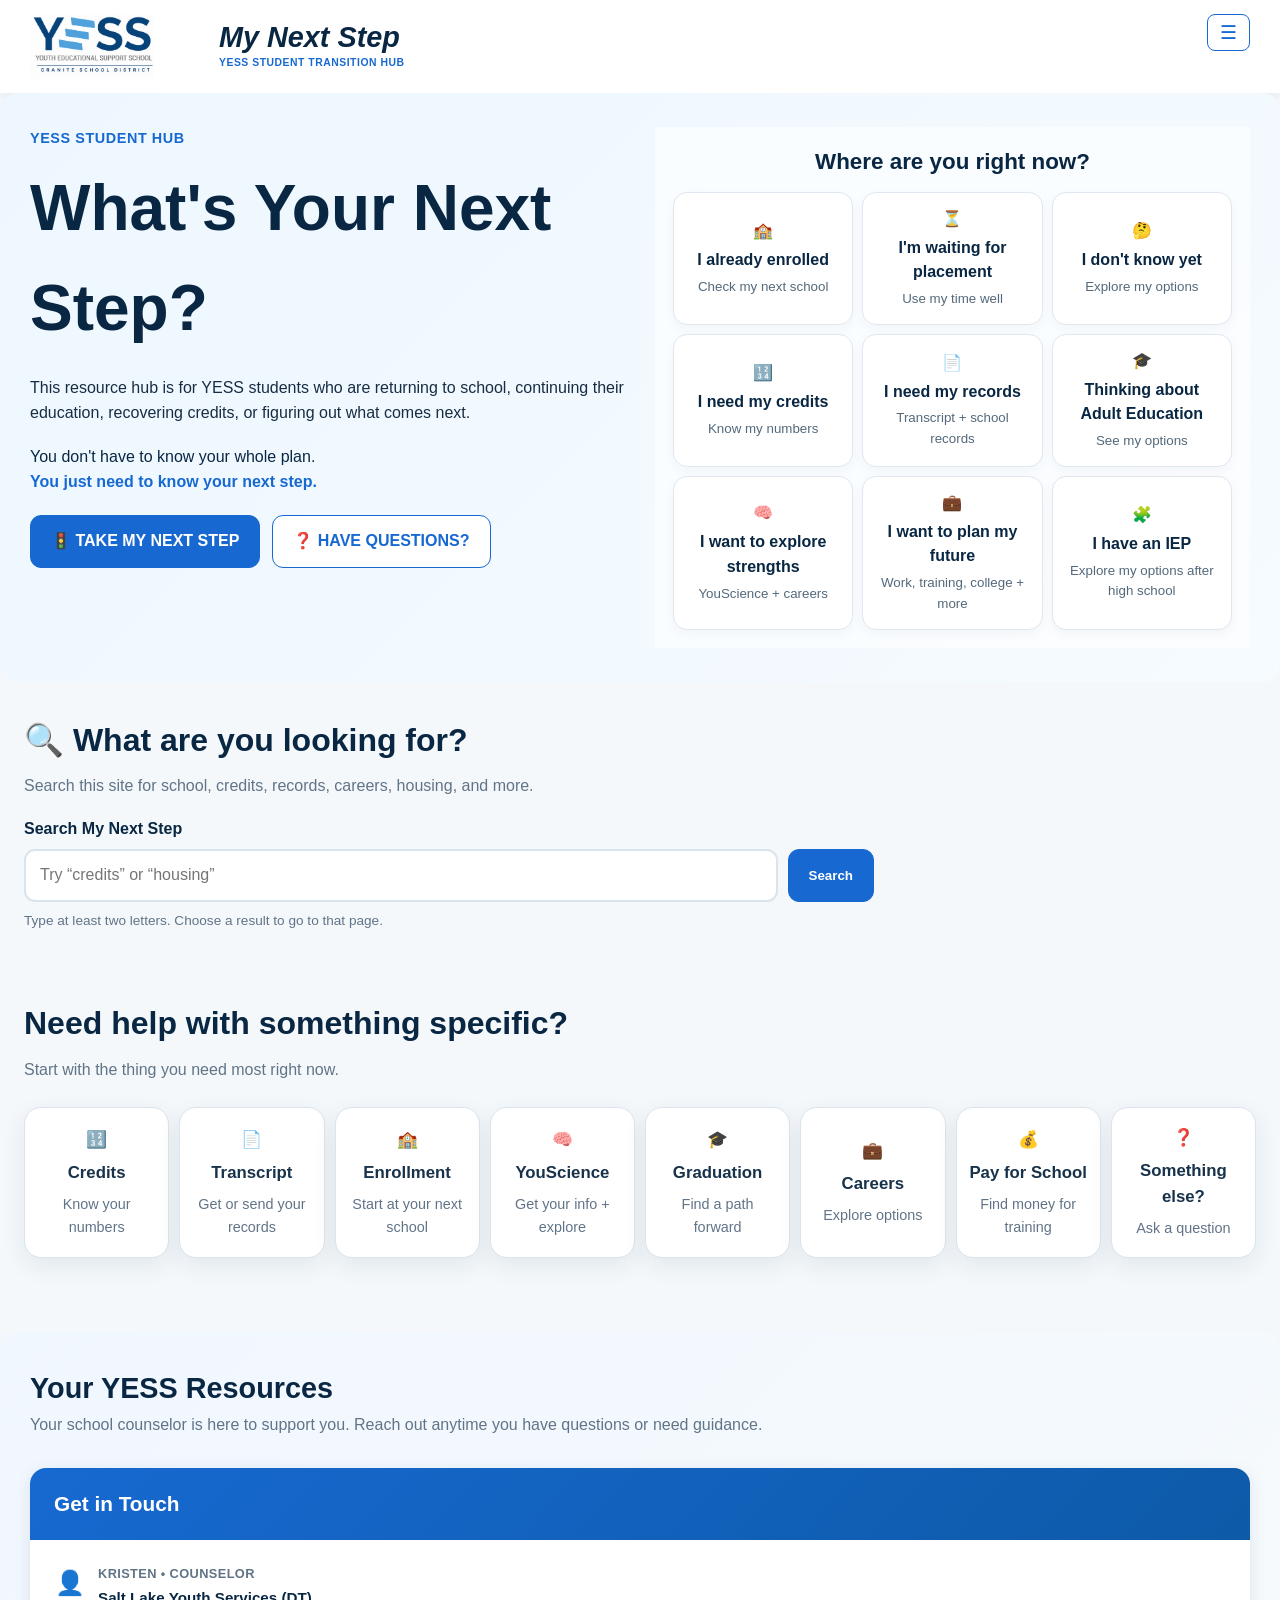
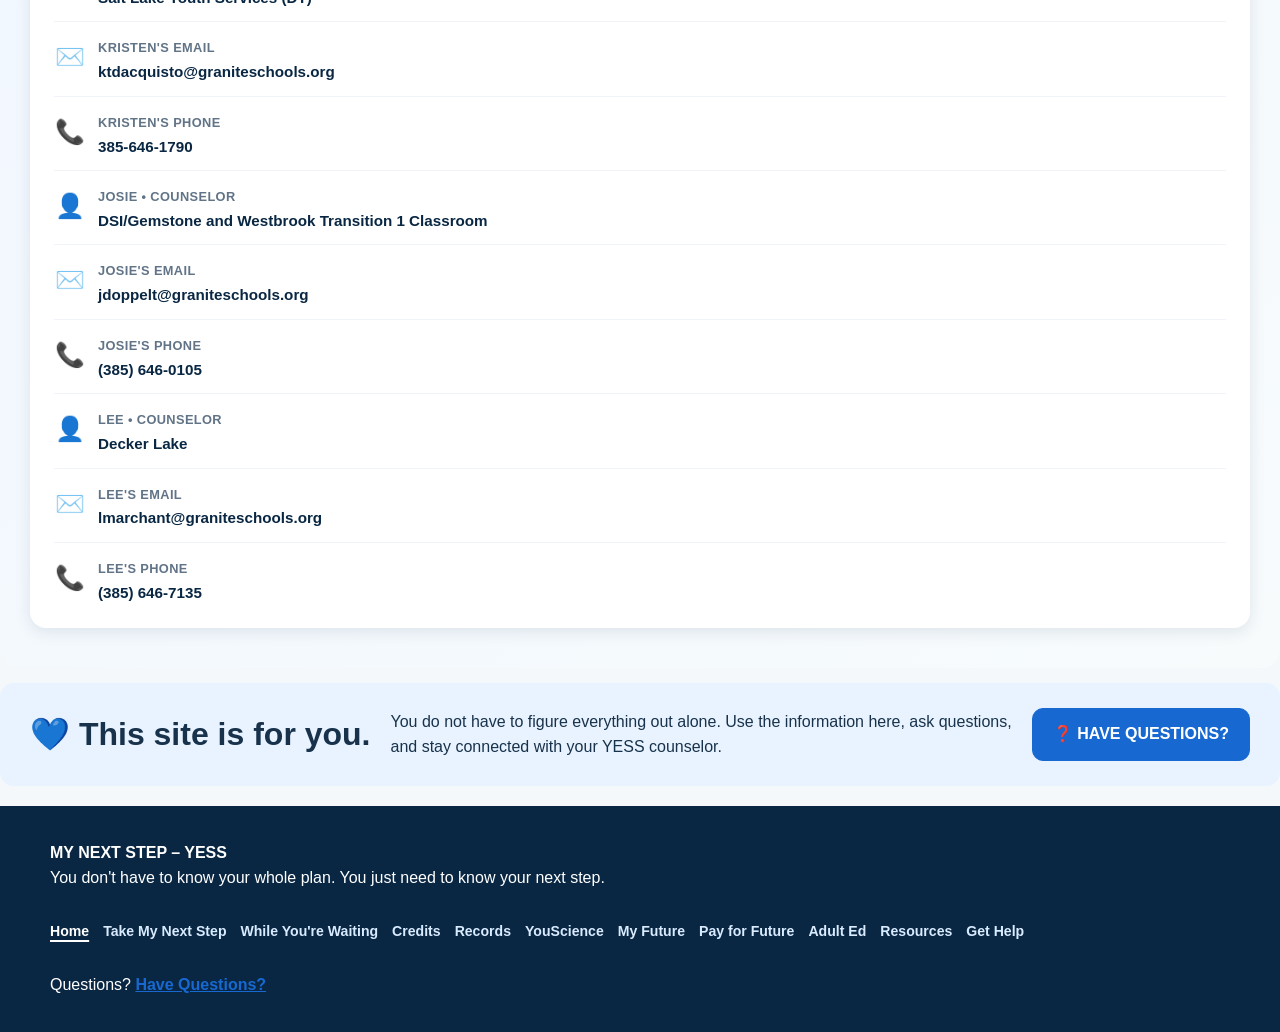
<file: index.html>
<!doctype html>
<html lang="en">
<head>
<meta charset="utf-8">
<meta name="viewport" content="width=device-width,initial-scale=1">
<title>Home | My Next Step – YESS</title>
<link rel="stylesheet" href="style.css">
<link rel="icon" type="image/png" href="favicon.png">
<meta name="description" content="A resource hub for YESS students returning to school, continuing their education, recovering credits, or figuring out what comes next.">
<meta property="og:site_name" content="My Next Step – YESS">
<meta property="og:title" content="My Next Step – YESS">
<meta property="og:description" content="A resource hub for YESS students returning to school, continuing their education, recovering credits, or figuring out what comes next.">
<meta property="og:type" content="website">
<meta property="og:url" content="https://ktaylordac.github.io/my-next-step-yess/">
<meta property="og:image" content="https://ktaylordac.github.io/my-next-step-yess/yess-logo.png">

</head>

<body>

<header>
  <div class="nav">

    <a class="brand" href="index.html" aria-label="My Next Step – YESS home">
      <img src="yess-logo.png"
           alt="Youth Educational Support School (YESS)"
           class="brand-logo">
      <div class="brand-content">
        <span class="brand-title">My Next Step</span>
        <span class="brand-subtitle">YESS Student Transition Hub</span>
      </div>
    </a>

    <button class="nav-toggle" type="button" aria-label="Toggle menu" aria-expanded="false" aria-controls="primary-nav">☰</button><nav class="navlinks" id="primary-nav" aria-label="Main navigation">
      <a class="active" aria-current="page" href="index.html">Home</a>
      <a href="transition.html">Take My Next Step</a>
      <a href="waiting.html">While You're Waiting</a>
      <a href="credits.html">Credits</a>
      <a href="records.html">Records</a>
      <a href="youscience.html">YouScience</a>
      <a href="future.html">My Future</a>
      <a href="pay-for-future.html">Pay for Future</a>
      <a href="adult-education.html">Adult Ed</a>
      <a href="resources.html">Resources</a>
      <a class="help-btn" href="help.html">❓ HAVE QUESTIONS?</a>
    </nav>

  </div>
</header>

<main>

<section class="hero">

  <div>
    <div class="eyebrow">YESS STUDENT HUB</div>

    <h1>What's Your Next Step?</h1>

    <p class="lead">
      This resource hub is for YESS students who are returning to school, continuing
      their education, recovering credits, or figuring out what comes next.
    </p>

    <p class="tagline">
      You don't have to know your whole plan.<br>
      <strong>You just need to know your next step.</strong>
    </p>

    <div class="buttons">
      <a class="btn primary" href="transition.html">
        🚦 TAKE MY NEXT STEP
      </a>

      <a class="btn secondary" href="help.html">
        ❓ HAVE QUESTIONS?
      </a>
    </div>
  </div>


  <div class="hero-panel">

    <h3>Where are you right now?</h3>

    <div class="choice-grid">

      <a href="transition.html#enrolled">
        🏫
        <b>I already enrolled</b>
        <small>Check my next school</small>
      </a>

      <a href="waiting.html">
        ⏳
        <b>I'm waiting for placement</b>
        <small>Use my time well</small>
      </a>

      <a href="transition.html#not-sure">
        🤔
        <b>I don't know yet</b>
        <small>Explore my options</small>
      </a>

      <a href="credits.html">
        🔢
        <b>I need my credits</b>
        <small>Know my numbers</small>
      </a>

      <a href="records.html">
        📄
        <b>I need my records</b>
        <small>Transcript + school records</small>
      </a>

      <a href="adult-education.html">
        🎓
        <b>Thinking about Adult Education</b>
        <small>See my options</small>
      </a>

      <a href="youscience.html">
        🧠
        <b>I want to explore strengths</b>
        <small>YouScience + careers</small>
      </a>

      <a href="future.html">
        💼
        <b>I want to plan my future</b>
        <small>Work, training, college + more</small>
      </a>

      <a href="special-education.html">
        🧩
        <b>I have an IEP</b>
        <small>Explore my options after high school</small>
      </a>

    </div>
  </div>

</section>


<section class="site-search" aria-labelledby="site-search-heading">
  <div class="section-title">
    <h2 id="site-search-heading">🔍 What are you looking for?</h2>
    <p>Search this site for school, credits, records, careers, housing, and more.</p>
  </div>

  <form class="search-form" role="search">
    <label for="site-search-input">Search My Next Step</label>
    <div class="search-input-row">
      <input id="site-search-input" type="search" name="q" placeholder="Try “credits” or “housing”" autocomplete="off" aria-describedby="search-help">
      <button class="btn primary" type="submit">Search</button>
    </div>
    <p class="small" id="search-help">Type at least two letters. Choose a result to go to that page.</p>
  </form>

  <p class="search-status" id="search-status" aria-live="polite"></p>
  <div class="search-results" id="search-results"></div>
</section>


<section>

  <div class="section-title">
    <h2>Need help with something specific?</h2>
    <p>Start with the thing you need most right now.</p>
  </div>

  <div class="card-grid eight">

    <a class="card link-card" href="credits.html">
      🔢
      <b>Credits</b>
      <span>Know your numbers</span>
    </a>

    <a class="card link-card" href="records.html">
      📄
      <b>Transcript</b>
      <span>Get or send your records</span>
    </a>

    <a class="card link-card" href="transition.html">
      🏫
      <b>Enrollment</b>
      <span>Start at your next school</span>
    </a>

    <a class="card link-card" href="youscience.html">
      🧠
      <b>YouScience</b>
      <span>Get your info + explore</span>
    </a>

    <a class="card link-card" href="adult-education.html">
      🎓
      <b>Graduation</b>
      <span>Find a path forward</span>
    </a>

    <a class="card link-card" href="future.html">
      💼
      <b>Careers</b>
      <span>Explore options</span>
    </a>

    <a class="card link-card" href="pay-for-future.html">
      💰
      <b>Pay for School</b>
      <span>Find money for training</span>
    </a>

    <a class="card link-card" href="help.html">
      ❓
      <b>Something else?</b>
      <span>Ask a question</span>
    </a>

  </div>

</section>


<section class="resource-card-section">

  <div class="section-title">
    <h2>Your YESS Resources</h2>
    <p>
      Your school counselor is here to support you. Reach out anytime you have questions or need guidance.
    </p>
  </div>

  <div class="resource-cards-grid">

    <!-- Contact Info Card -->
    <div class="resource-card contact-card">
      <div class="resource-card-header">
        <h3>Get in Touch</h3>
      </div>
      <div class="resource-card-body">
        <div class="contact-item">
          <span class="contact-icon">👤</span>
          <div>
            <span class="contact-label">Kristen • Counselor</span>
            <span class="contact-value">Salt Lake Youth Services (DT)</span>
          </div>
        </div>
        <div class="contact-item">
          <span class="contact-icon">✉️</span>
          <div>
            <span class="contact-label">Kristen's Email</span>
            <a href="mailto:ktdacquisto@graniteschools.org" class="contact-value">ktdacquisto@graniteschools.org</a>
          </div>
        </div>
        <div class="contact-item">
          <span class="contact-icon">📞</span>
          <div>
            <span class="contact-label">Kristen's Phone</span>
            <a href="tel:385-646-1790" class="contact-value">385-646-1790</a>
          </div>
        </div>
        <div class="contact-item">
          <span class="contact-icon">👤</span>
          <div>
            <span class="contact-label">Josie • Counselor</span>
            <span class="contact-value">DSI/Gemstone and Westbrook Transition 1 Classroom</span>
          </div>
        </div>
        <div class="contact-item">
          <span class="contact-icon">✉️</span>
          <div>
            <span class="contact-label">Josie's Email</span>
            <a href="mailto:jdoppelt@graniteschools.org" class="contact-value">jdoppelt@graniteschools.org</a>
          </div>
        </div>
        <div class="contact-item">
          <span class="contact-icon">📞</span>
          <div>
            <span class="contact-label">Josie's Phone</span>
            <a href="tel:385-646-0105" class="contact-value">(385) 646-0105</a>
          </div>
        </div>
        <div class="contact-item">
          <span class="contact-icon">👤</span>
          <div>
            <span class="contact-label">Lee • Counselor</span>
            <span class="contact-value">Decker Lake</span>
          </div>
        </div>
        <div class="contact-item">
          <span class="contact-icon">✉️</span>
          <div>
            <span class="contact-label">Lee's Email</span>
            <a href="mailto:lmarchant@graniteschools.org" class="contact-value">lmarchant@graniteschools.org</a>
          </div>
        </div>
        <div class="contact-item">
          <span class="contact-icon">📞</span>
          <div>
            <span class="contact-label">Lee's Phone</span>
            <a href="tel:385-646-7135" class="contact-value">(385) 646-7135</a>
          </div>
        </div>
      </div>
    </div>

  </div>

</section>


<section class="callout">

  <h2>💙 This site is for you.</h2>

  <p>
    You do not have to figure everything out alone.
    Use the information here, ask questions, and stay connected
    with your YESS counselor.
  </p>

  <a class="btn primary" href="help.html">
    ❓ HAVE QUESTIONS?
  </a>

</section>

</main>


<footer>

  <div class="footer-inner">

    <div>
      <b>MY NEXT STEP – YESS</b><br>
      <span>
        You don't have to know your whole plan.
        You just need to know your next step.
      </span>
    </div>

    <div class="footer-links">

      <a class="active" aria-current="page" href="index.html">Home</a>
      <a href="transition.html">Take My Next Step</a>
      <a href="waiting.html">While You're Waiting</a>
      <a href="credits.html">Credits</a>
      <a href="records.html">Records</a>
      <a href="youscience.html">YouScience</a>
      <a href="future.html">My Future</a>
      <a href="pay-for-future.html">Pay for Future</a>
      <a href="adult-education.html">Adult Ed</a>
      <a href="resources.html">Resources</a>
      <a href="help.html">Get Help</a>

    </div>

    <div>
      Questions?
      <a href="help.html">Have Questions?</a>
    </div>

  </div>

</footer>

<script src="nav.js" defer></script>
</body>
</html>
</file>
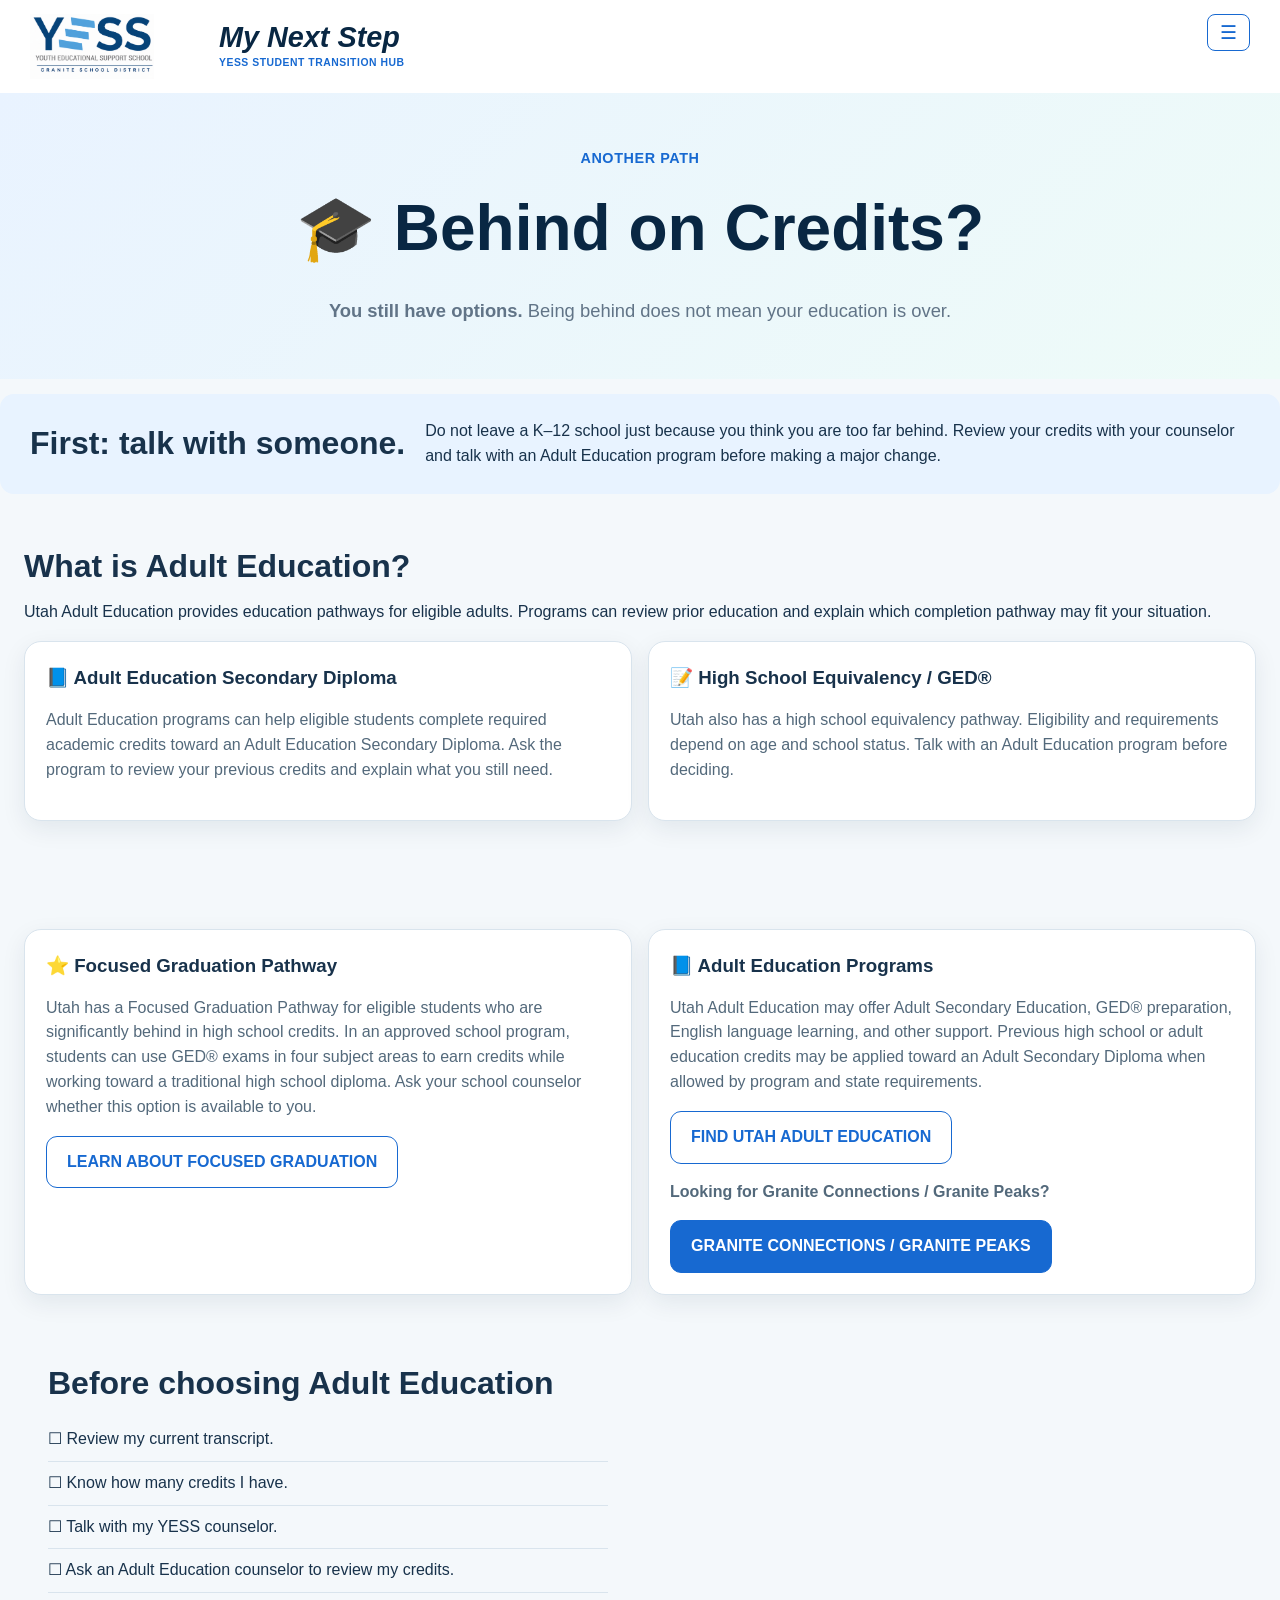
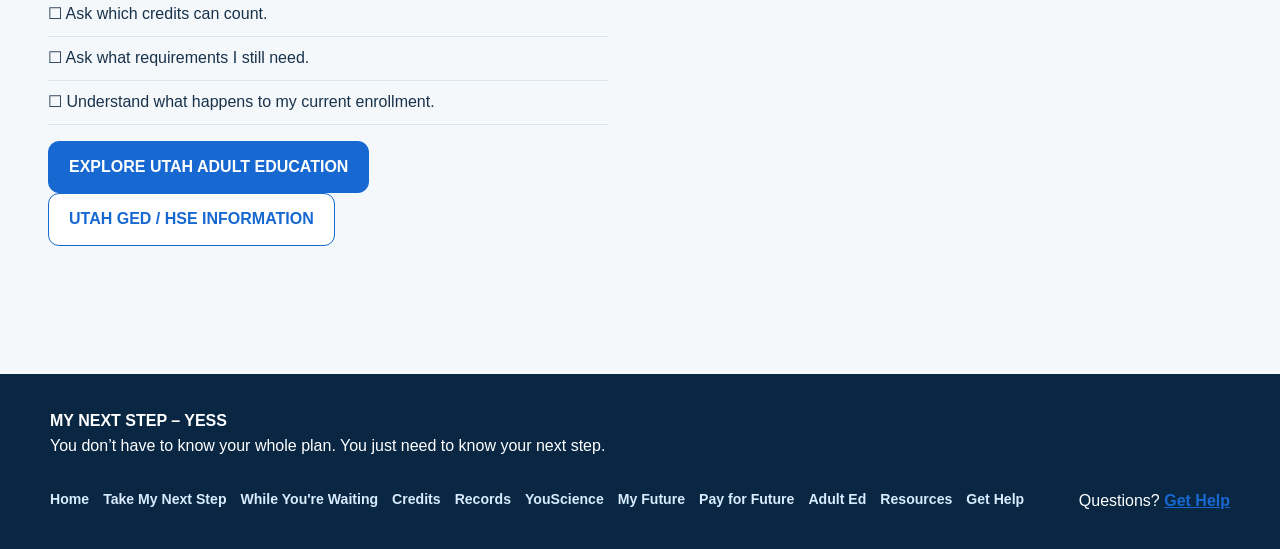
<file: adult-education.html>
<!doctype html><html lang="en"><head><meta charset="utf-8"><meta name="viewport" content="width=device-width,initial-scale=1"><title>Adult Education | My Next Step – YESS</title><link rel="stylesheet" href="style.css">
<link rel="icon" type="image/png" href="favicon.png">
<meta name="description" content="Options for students behind on credits, including Utah Adult Education, GED/HSE, and the Focused Graduation Pathway.">
<meta property="og:site_name" content="My Next Step – YESS">
<meta property="og:title" content="Adult Education | My Next Step – YESS">
<meta property="og:description" content="Options for students behind on credits, including Utah Adult Education, GED/HSE, and the Focused Graduation Pathway.">
<meta property="og:type" content="website">
<meta property="og:url" content="https://ktaylordac.github.io/my-next-step-yess/adult-education.html">
<meta property="og:image" content="https://ktaylordac.github.io/my-next-step-yess/yess-logo.png">
</head><body>
<header><div class="nav"><a class="brand" href="index.html" aria-label="My Next Step – YESS home"><img src="yess-logo.png" alt="Youth Educational Support School (YESS)" class="brand-logo"><div class="brand-content"><span class="brand-title">My Next Step</span><span class="brand-subtitle">YESS Student Transition Hub</span></div></a><button class="nav-toggle" type="button" aria-label="Toggle menu" aria-expanded="false" aria-controls="primary-nav">☰</button><nav class="navlinks" id="primary-nav" aria-label="Main navigation"><a href="index.html">Home</a><a href="transition.html">Take My Next Step</a><a href="waiting.html">While You're Waiting</a><a href="credits.html">Credits</a><a href="records.html">Records</a><a href="youscience.html">YouScience</a><a href="future.html">My Future</a><a href="pay-for-future.html">Pay for Future</a><a class="active" aria-current="page" href="adult-education.html">Adult Ed</a><a href="resources.html">Resources</a><a class="help-btn" href="help.html">❓ HAVE QUESTIONS?</a></nav></div></header>
<main>
<div class="page-hero"><div class="eyebrow">ANOTHER PATH</div><h1>🎓 Behind on Credits?</h1><p><strong>You still have options.</strong> Being behind does not mean your education is over.</p></div>
<section class="callout"><h2>First: talk with someone.</h2><p>Do not leave a K–12 school just because you think you are too far behind. Review your credits with your counselor and talk with an Adult Education program before making a major change.</p></section>
<section><h2>What is Adult Education?</h2><p>Utah Adult Education provides education pathways for eligible adults. Programs can review prior education and explain which completion pathway may fit your situation.</p><div class="card-grid two"><div class="card"><h3>📘 Adult Education Secondary Diploma</h3><p>Adult Education programs can help eligible students complete required academic credits toward an Adult Education Secondary Diploma. Ask the program to review your previous credits and explain what you still need.</p></div><div class="card"><h3>📝 High School Equivalency / GED®</h3><p>Utah also has a high school equivalency pathway. Eligibility and requirements depend on age and school status. Talk with an Adult Education program before deciding.</p></div></div></section>
<section class="card-grid two">
<div class="card"><h3>⭐ Focused Graduation Pathway</h3>
<p>Utah has a Focused Graduation Pathway for eligible students who are significantly behind in high school credits. In an approved school program, students can use GED® exams in four subject areas to earn credits while working toward a traditional high school diploma. Ask your school counselor whether this option is available to you.</p>
<a class="btn secondary" href="https://schools.utah.gov/adulteducation/focusedgraduationpathway" target="_blank" rel="noopener">LEARN ABOUT FOCUSED GRADUATION</a>
</div>
<div class="card"><h3>📘 Adult Education Programs</h3>
<p>Utah Adult Education may offer Adult Secondary Education, GED® preparation, English language learning, and other support. Previous high school or adult education credits may be applied toward an Adult Secondary Diploma when allowed by program and state requirements.</p>
<a class="btn secondary" href="https://schools.utah.gov/adulteducation/" target="_blank" rel="noopener">FIND UTAH ADULT EDUCATION</a>
<p><strong>Looking for Granite Connections / Granite Peaks?</strong></p>
<a class="btn primary" href="https://schools.graniteschools.org/granitepeaks/" target="_blank" rel="noopener">GRANITE CONNECTIONS / GRANITE PEAKS</a>
</div>
</div><section><h2>Before choosing Adult Education</h2><ul class="checklist"><li>☐ Review my current transcript.</li><li>☐ Know how many credits I have.</li><li>☐ Talk with my YESS counselor.</li><li>☐ Ask an Adult Education counselor to review my credits.</li><li>☐ Ask which credits can count.</li><li>☐ Ask what requirements I still need.</li><li>☐ Understand what happens to my current enrollment.</li></ul><a class="btn primary" href="https://schools.utah.gov/adulteducation/" target="_blank" rel="noopener">EXPLORE UTAH ADULT EDUCATION</a> <a class="btn secondary" href="https://schools.utah.gov/adulteducation/hseged" target="_blank" rel="noopener">UTAH GED / HSE INFORMATION</a></section>
</main>
<footer><div class="footer-inner"><div><b>MY NEXT STEP – YESS</b><br><span>You don’t have to know your whole plan. You just need to know your next step.</span></div><div class="footer-links"><a href="index.html">Home</a><a href="transition.html">Take My Next Step</a><a href="waiting.html">While You're Waiting</a><a href="credits.html">Credits</a><a href="records.html">Records</a><a href="youscience.html">YouScience</a><a href="future.html">My Future</a><a href="pay-for-future.html">Pay for Future</a><a href="adult-education.html">Adult Ed</a><a href="resources.html">Resources</a><a href="help.html">Get Help</a></div><div>Questions? <a href="help.html">Get Help</a></div></div></footer>
<script src="nav.js" defer></script>
</body>
</html>
</file>
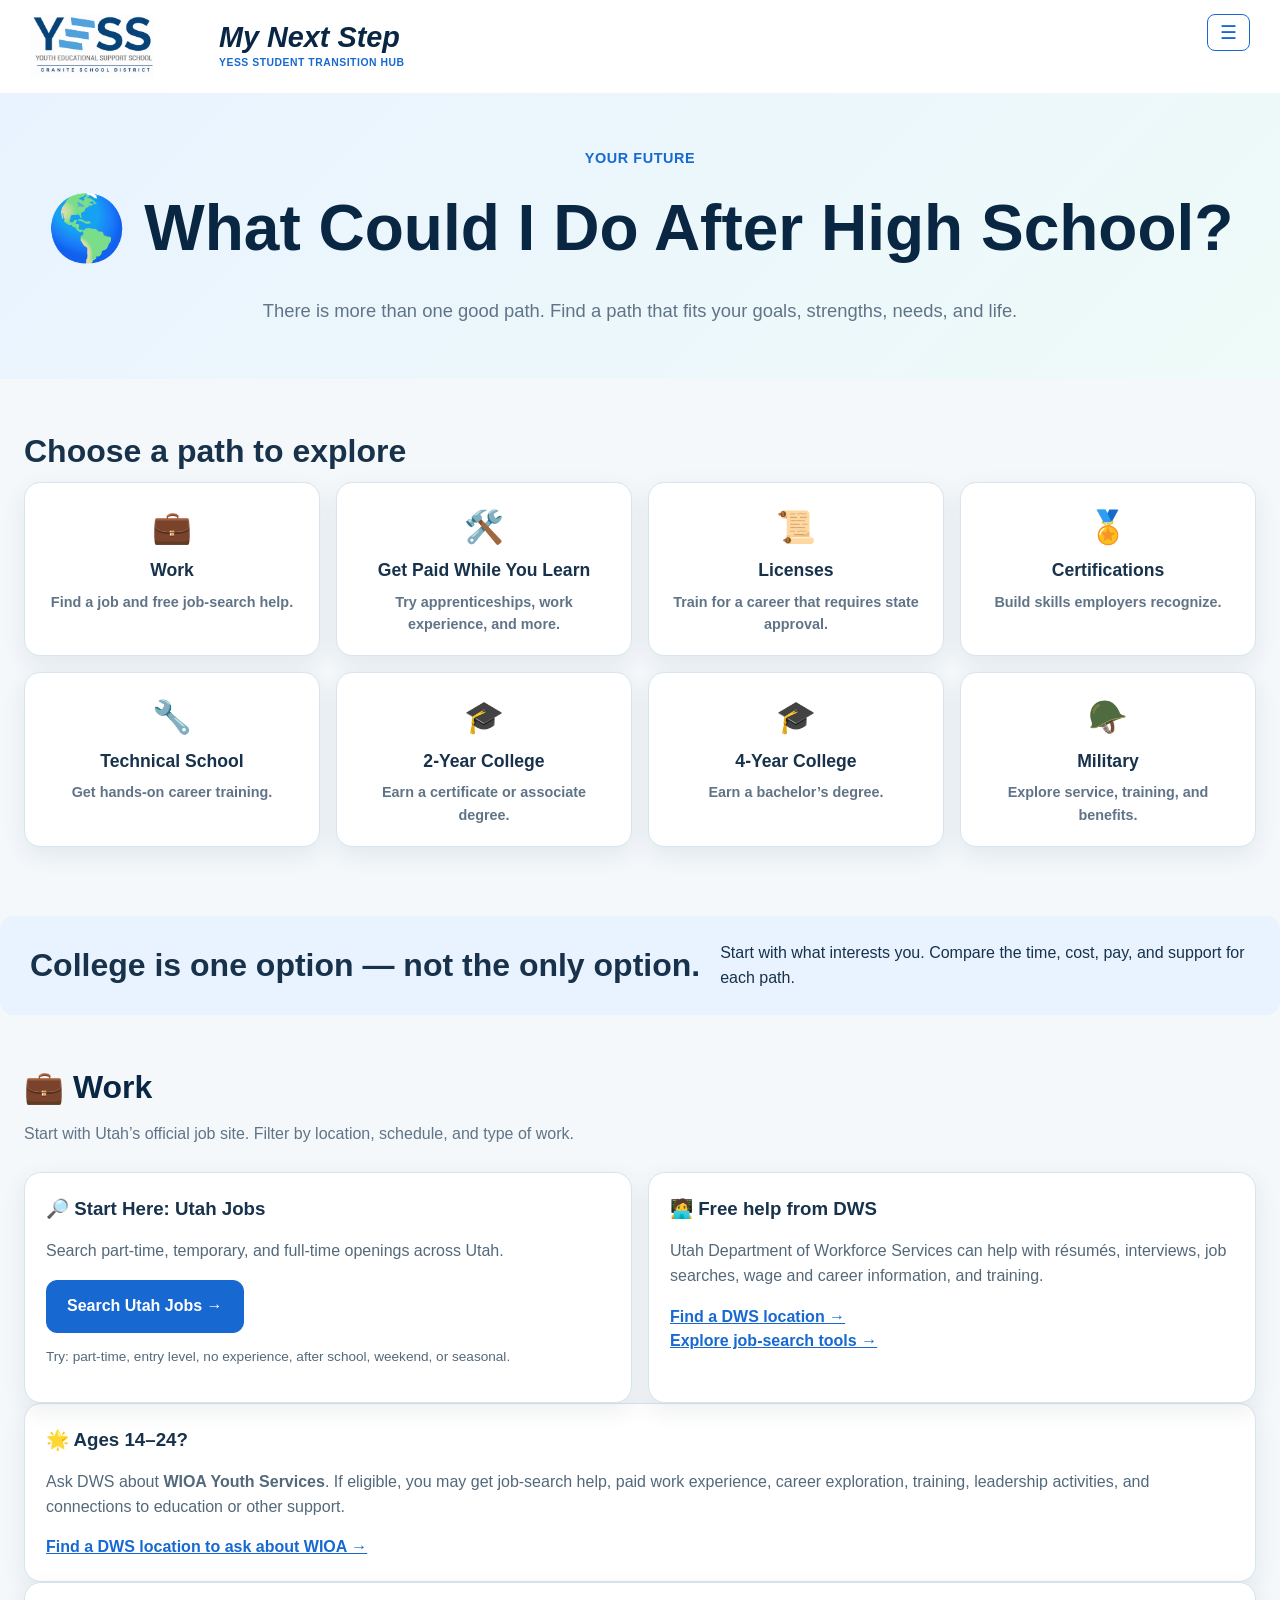
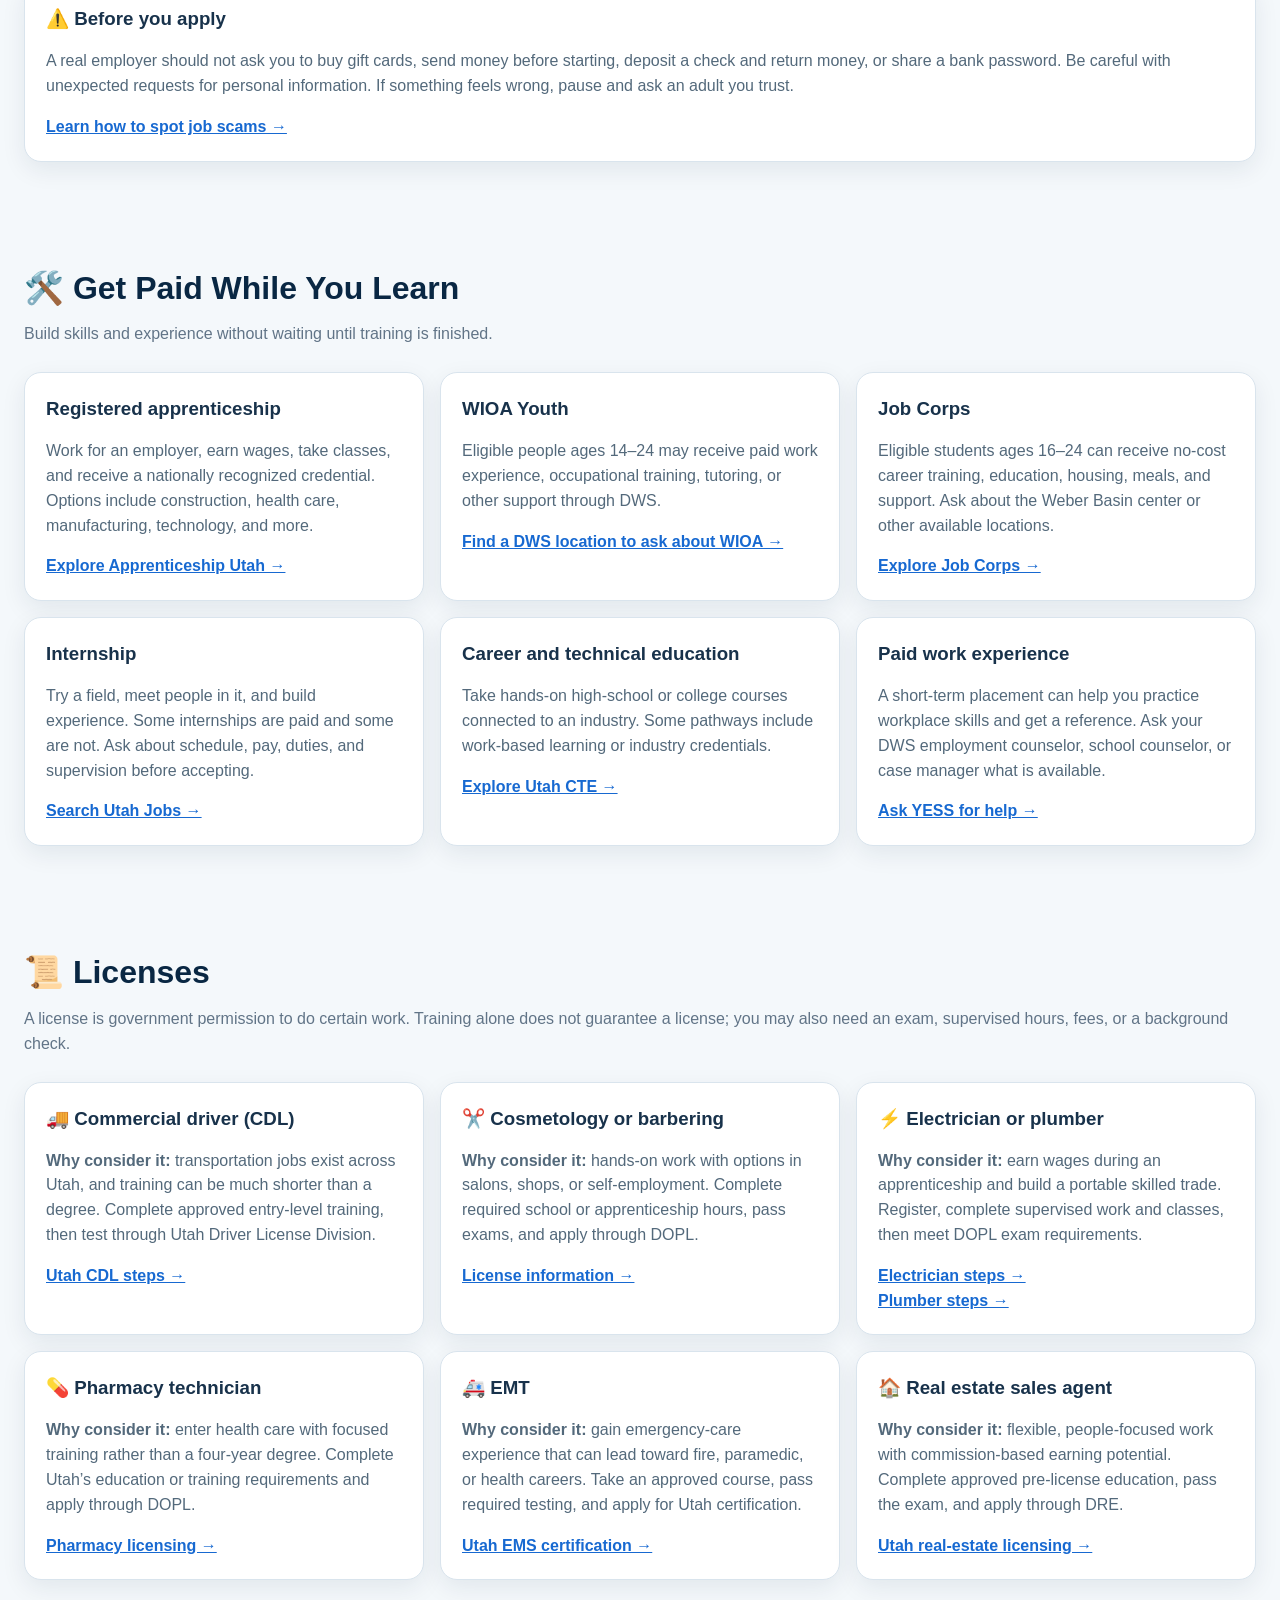
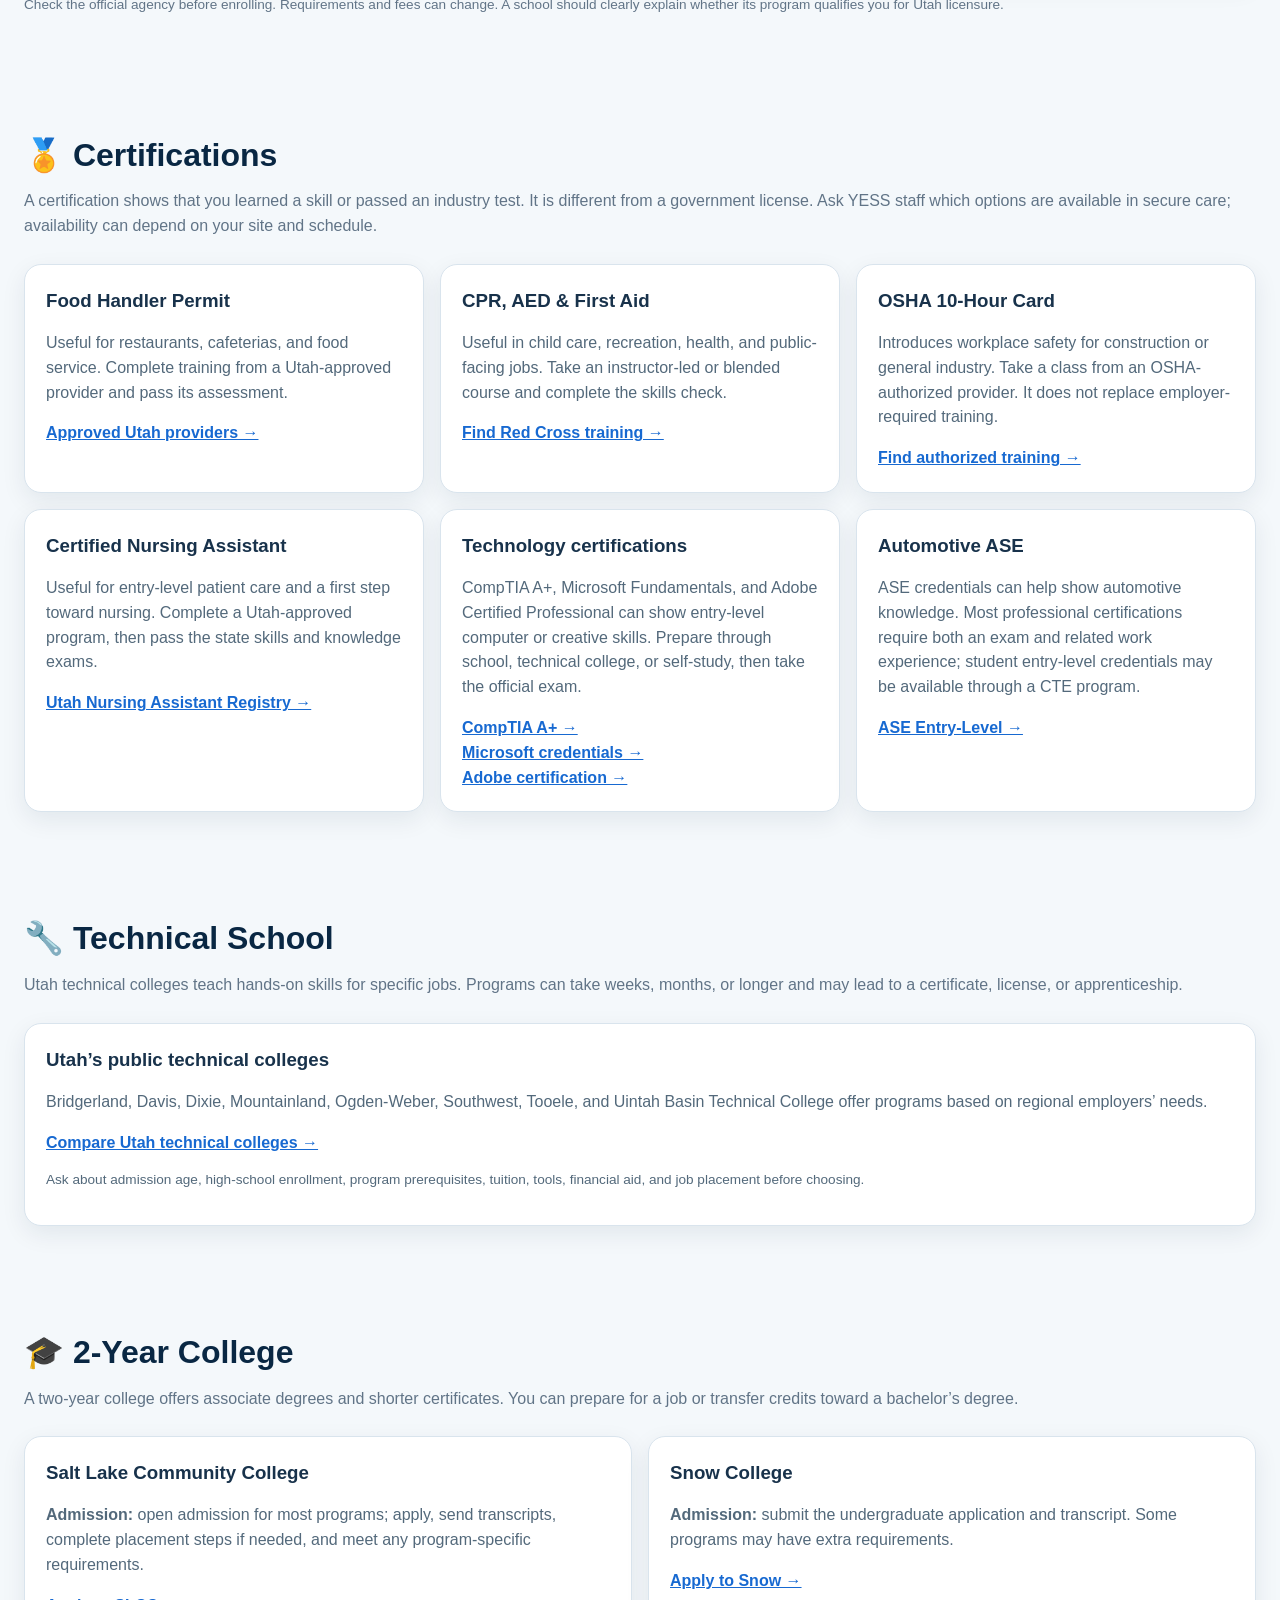
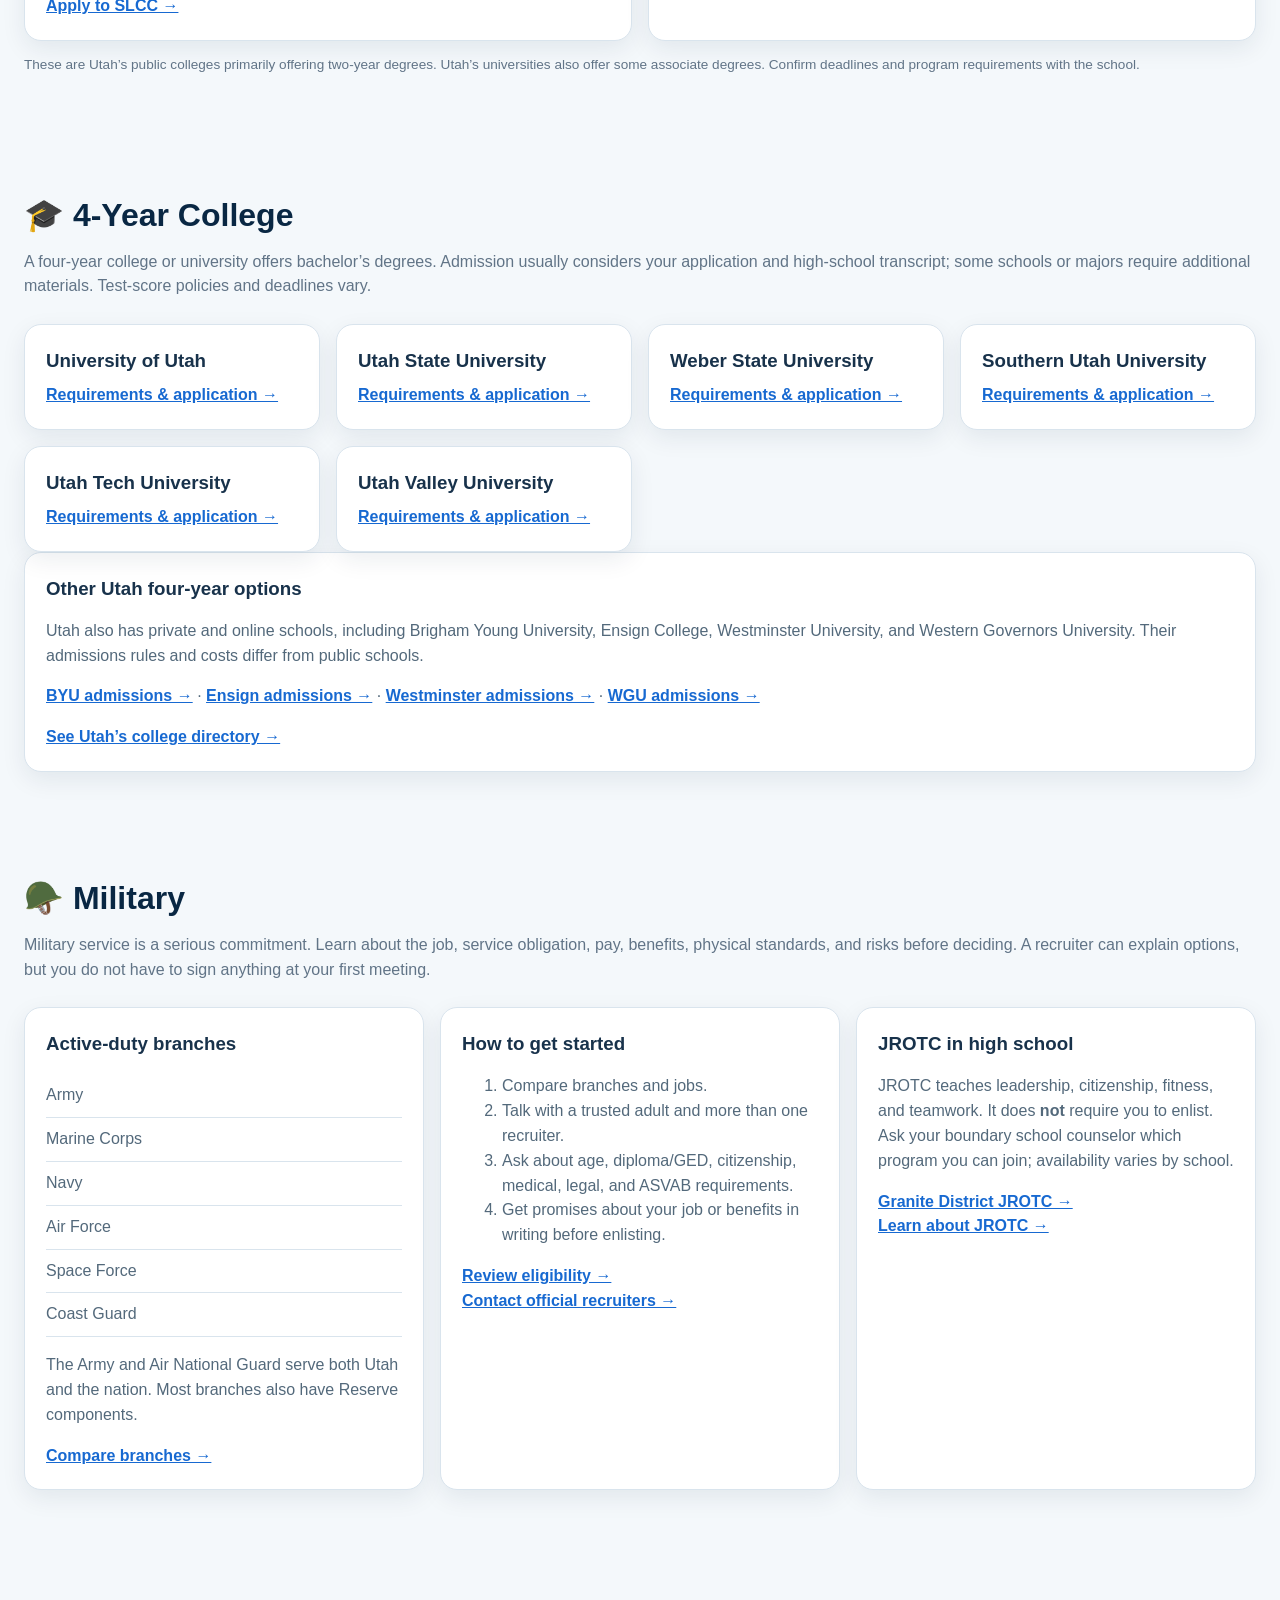
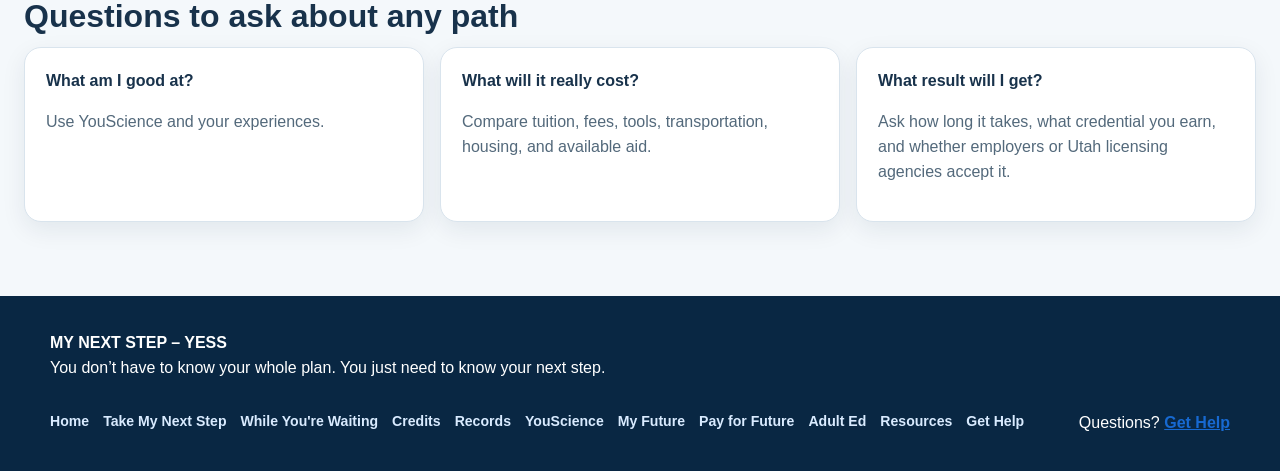
<file: future.html>
<!doctype html><html lang="en"><head><meta charset="utf-8"><meta name="viewport" content="width=device-width,initial-scale=1"><title>My Future | My Next Step – YESS</title><link rel="stylesheet" href="style.css">
<link rel="icon" type="image/png" href="favicon.png">
<meta name="description" content="Explore paths after high school — work, apprenticeships, technical school, college, and the military.">
<meta property="og:site_name" content="My Next Step – YESS">
<meta property="og:title" content="My Future | My Next Step – YESS">
<meta property="og:description" content="Explore paths after high school — work, apprenticeships, technical school, college, and the military.">
<meta property="og:type" content="website">
<meta property="og:url" content="https://ktaylordac.github.io/my-next-step-yess/future.html">
<meta property="og:image" content="https://ktaylordac.github.io/my-next-step-yess/yess-logo.png">
</head><body>
<header><div class="nav"><a class="brand" href="index.html" aria-label="My Next Step – YESS home"><img src="yess-logo.png" alt="Youth Educational Support School (YESS)" class="brand-logo"><div class="brand-content"><span class="brand-title">My Next Step</span><span class="brand-subtitle">YESS Student Transition Hub</span></div></a><button class="nav-toggle" type="button" aria-label="Toggle menu" aria-expanded="false" aria-controls="primary-nav">☰</button><nav class="navlinks" id="primary-nav" aria-label="Main navigation"><a href="index.html">Home</a><a href="transition.html">Take My Next Step</a><a href="waiting.html">While You're Waiting</a><a href="credits.html">Credits</a><a href="records.html">Records</a><a href="youscience.html">YouScience</a><a class="active" aria-current="page" href="future.html">My Future</a><a href="pay-for-future.html">Pay for Future</a><a href="adult-education.html">Adult Ed</a><a href="resources.html">Resources</a><a class="help-btn" href="help.html">❓ HAVE QUESTIONS?</a></nav></div></header>
<main>
<div class="page-hero"><div class="eyebrow">YOUR FUTURE</div><h1>🌎 What Could I Do After High School?</h1><p>There is more than one good path. Find a path that fits your goals, strengths, needs, and life.</p></div>
<section aria-labelledby="choose-path"><h2 id="choose-path">Choose a path to explore</h2><div class="card-grid four"><a class="path-card" href="#work">💼<b>Work</b><span>Find a job and free job-search help.</span></a><a class="path-card" href="#paid-learning">🛠️<b>Get Paid While You Learn</b><span>Try apprenticeships, work experience, and more.</span></a><a class="path-card" href="#licenses">📜<b>Licenses</b><span>Train for a career that requires state approval.</span></a><a class="path-card" href="#certifications">🏅<b>Certifications</b><span>Build skills employers recognize.</span></a><a class="path-card" href="#technical-school">🔧<b>Technical School</b><span>Get hands-on career training.</span></a><a class="path-card" href="#two-year">🎓<b>2-Year College</b><span>Earn a certificate or associate degree.</span></a><a class="path-card" href="#four-year">🎓<b>4-Year College</b><span>Earn a bachelor’s degree.</span></a><a class="path-card" href="#military">🪖<b>Military</b><span>Explore service, training, and benefits.</span></a></div></section>
<section class="callout"><h2>College is one option — not the only option.</h2><p>Start with what interests you. Compare the time, cost, pay, and support for each path.</p></section>
<section id="work"><div class="section-title"><h2>💼 Work</h2><p>Start with Utah’s official job site. Filter by location, schedule, and type of work.</p></div><div class="card-grid two"><div class="card"><h3>🔎 Start Here: Utah Jobs</h3><p>Search part-time, temporary, and full-time openings across Utah.</p><a class="btn primary" target="_blank" rel="noopener" href="https://jobs.utah.gov/jobseeker/">Search Utah Jobs →</a><p class="small">Try: part-time, entry level, no experience, after school, weekend, or seasonal.</p></div><div class="card"><h3>🧑‍💻 Free help from DWS</h3><p>Utah Department of Workforce Services can help with résumés, interviews, job searches, wage and career information, and training.</p><p><a target="_blank" rel="noopener" href="https://jobs.utah.gov/jsp/officesearch/">Find a DWS location →</a><br><a target="_blank" rel="noopener" href="https://jobs.utah.gov/jobseeker/">Explore job-search tools →</a></p></div></div><div class="card"><h3>🌟 Ages 14–24?</h3><p>Ask DWS about <strong>WIOA Youth Services</strong>. If eligible, you may get job-search help, paid work experience, career exploration, training, leadership activities, and connections to education or other support.</p><a target="_blank" rel="noopener" href="https://jobs.utah.gov/jsp/officesearch/">Find a DWS location to ask about WIOA →</a></div><div class="card"><h3>⚠️ Before you apply</h3><p>A real employer should not ask you to buy gift cards, send money before starting, deposit a check and return money, or share a bank password. Be careful with unexpected requests for personal information. If something feels wrong, pause and ask an adult you trust.</p><a target="_blank" rel="noopener" href="https://consumer.ftc.gov/articles/job-scams">Learn how to spot job scams →</a></div></section>
<section id="paid-learning"><div class="section-title"><h2>🛠️ Get Paid While You Learn</h2><p>Build skills and experience without waiting until training is finished.</p></div><div class="card-grid three"><div class="card"><h3>Registered apprenticeship</h3><p>Work for an employer, earn wages, take classes, and receive a nationally recognized credential. Options include construction, health care, manufacturing, technology, and more.</p><a target="_blank" rel="noopener" href="https://apprenticeship.utah.gov/">Explore Apprenticeship Utah →</a></div><div class="card"><h3>WIOA Youth</h3><p>Eligible people ages 14–24 may receive paid work experience, occupational training, tutoring, or other support through DWS.</p><a target="_blank" rel="noopener" href="https://jobs.utah.gov/jsp/officesearch/">Find a DWS location to ask about WIOA →</a></div><div class="card"><h3>Job Corps</h3><p>Eligible students ages 16–24 can receive no-cost career training, education, housing, meals, and support. Ask about the Weber Basin center or other available locations.</p><a target="_blank" rel="noopener" href="https://www.jobcorps.gov/">Explore Job Corps →</a></div><div class="card"><h3>Internship</h3><p>Try a field, meet people in it, and build experience. Some internships are paid and some are not. Ask about schedule, pay, duties, and supervision before accepting.</p><a target="_blank" rel="noopener" href="https://jobs.utah.gov/jobseeker/">Search Utah Jobs →</a></div><div class="card"><h3>Career and technical education</h3><p>Take hands-on high-school or college courses connected to an industry. Some pathways include work-based learning or industry credentials.</p><a target="_blank" rel="noopener" href="https://schools.utah.gov/cte/">Explore Utah CTE →</a></div><div class="card"><h3>Paid work experience</h3><p>A short-term placement can help you practice workplace skills and get a reference. Ask your DWS employment counselor, school counselor, or case manager what is available.</p><a href="help.html">Ask YESS for help →</a></div></div></section>
<section id="licenses"><div class="section-title"><h2>📜 Licenses</h2><p>A license is government permission to do certain work. Training alone does not guarantee a license; you may also need an exam, supervised hours, fees, or a background check.</p></div><div class="card-grid three"><div class="card"><h3>🚚 Commercial driver (CDL)</h3><p><strong>Why consider it:</strong> transportation jobs exist across Utah, and training can be much shorter than a degree. Complete approved entry-level training, then test through Utah Driver License Division.</p><a target="_blank" rel="noopener" href="https://dld.utah.gov/cdl/">Utah CDL steps →</a></div><div class="card"><h3>✂️ Cosmetology or barbering</h3><p><strong>Why consider it:</strong> hands-on work with options in salons, shops, or self-employment. Complete required school or apprenticeship hours, pass exams, and apply through DOPL.</p><a target="_blank" rel="noopener" href="https://dopl.utah.gov/barbering-cosmetology/">License information →</a></div><div class="card"><h3>⚡ Electrician or plumber</h3><p><strong>Why consider it:</strong> earn wages during an apprenticeship and build a portable skilled trade. Register, complete supervised work and classes, then meet DOPL exam requirements.</p><a target="_blank" rel="noopener" href="https://dopl.utah.gov/electrical/">Electrician steps →</a><br><a target="_blank" rel="noopener" href="https://dopl.utah.gov/plumbing/">Plumber steps →</a></div><div class="card"><h3>💊 Pharmacy technician</h3><p><strong>Why consider it:</strong> enter health care with focused training rather than a four-year degree. Complete Utah’s education or training requirements and apply through DOPL.</p><a target="_blank" rel="noopener" href="https://dopl.utah.gov/pharmacy/">Pharmacy licensing →</a></div><div class="card"><h3>🚑 EMT</h3><p><strong>Why consider it:</strong> gain emergency-care experience that can lead toward fire, paramedic, or health careers. Take an approved course, pass required testing, and apply for Utah certification.</p><a target="_blank" rel="noopener" href="https://bemsp.utah.gov/ems-personnel-licensure/">Utah EMS certification →</a></div><div class="card"><h3>🏠 Real estate sales agent</h3><p><strong>Why consider it:</strong> flexible, people-focused work with commission-based earning potential. Complete approved pre-license education, pass the exam, and apply through DRE.</p><a target="_blank" rel="noopener" href="https://realestate.utah.gov/licensing/">Utah real-estate licensing →</a></div></div><p class="small">Check the official agency before enrolling. Requirements and fees can change. A school should clearly explain whether its program qualifies you for Utah licensure.</p></section>
<section id="certifications"><div class="section-title"><h2>🏅 Certifications</h2><p>A certification shows that you learned a skill or passed an industry test. It is different from a government license. Ask YESS staff which options are available in secure care; availability can depend on your site and schedule.</p></div><div class="card-grid three"><div class="card"><h3>Food Handler Permit</h3><p>Useful for restaurants, cafeterias, and food service. Complete training from a Utah-approved provider and pass its assessment.</p><a target="_blank" rel="noopener" href="https://epi.utah.gov/food-handler-training-providers/">Approved Utah providers →</a></div><div class="card"><h3>CPR, AED &amp; First Aid</h3><p>Useful in child care, recreation, health, and public-facing jobs. Take an instructor-led or blended course and complete the skills check.</p><a target="_blank" rel="noopener" href="https://www.redcross.org/take-a-class">Find Red Cross training →</a></div><div class="card"><h3>OSHA 10-Hour Card</h3><p>Introduces workplace safety for construction or general industry. Take a class from an OSHA-authorized provider. It does not replace employer-required training.</p><a target="_blank" rel="noopener" href="https://www.osha.gov/training/outreach/training-providers">Find authorized training →</a></div><div class="card"><h3>Certified Nursing Assistant</h3><p>Useful for entry-level patient care and a first step toward nursing. Complete a Utah-approved program, then pass the state skills and knowledge exams.</p><a target="_blank" rel="noopener" href="https://utahcnaregistry.com/">Utah Nursing Assistant Registry →</a></div><div class="card"><h3>Technology certifications</h3><p>CompTIA A+, Microsoft Fundamentals, and Adobe Certified Professional can show entry-level computer or creative skills. Prepare through school, technical college, or self-study, then take the official exam.</p><a target="_blank" rel="noopener" href="https://www.comptia.org/certifications/a">CompTIA A+ →</a><br><a target="_blank" rel="noopener" href="https://learn.microsoft.com/credentials/">Microsoft credentials →</a><br><a target="_blank" rel="noopener" href="https://certifiedprofessional.adobe.com/">Adobe certification →</a></div><div class="card"><h3>Automotive ASE</h3><p>ASE credentials can help show automotive knowledge. Most professional certifications require both an exam and related work experience; student entry-level credentials may be available through a CTE program.</p><a target="_blank" rel="noopener" href="https://www.ase.com/entry-level">ASE Entry-Level →</a></div></div></section>
<section id="technical-school"><div class="section-title"><h2>🔧 Technical School</h2><p>Utah technical colleges teach hands-on skills for specific jobs. Programs can take weeks, months, or longer and may lead to a certificate, license, or apprenticeship.</p></div><div class="card"><h3>Utah’s public technical colleges</h3><p>Bridgerland, Davis, Dixie, Mountainland, Ogden-Weber, Southwest, Tooele, and Uintah Basin Technical College offer programs based on regional employers’ needs.</p><a target="_blank" rel="noopener" href="https://ushe.edu/technical-colleges/">Compare Utah technical colleges →</a><p class="small">Ask about admission age, high-school enrollment, program prerequisites, tuition, tools, financial aid, and job placement before choosing.</p></div></section>
<section id="two-year"><div class="section-title"><h2>🎓 2-Year College</h2><p>A two-year college offers associate degrees and shorter certificates. You can prepare for a job or transfer credits toward a bachelor’s degree.</p></div><div class="card-grid two"><div class="card"><h3>Salt Lake Community College</h3><p><strong>Admission:</strong> open admission for most programs; apply, send transcripts, complete placement steps if needed, and meet any program-specific requirements.</p><a target="_blank" rel="noopener" href="https://www.slcc.edu/apply/">Apply to SLCC →</a></div><div class="card"><h3>Snow College</h3><p><strong>Admission:</strong> submit the undergraduate application and transcript. Some programs may have extra requirements.</p><a target="_blank" rel="noopener" href="https://www.snow.edu/offices/admissions/apply.html">Apply to Snow →</a></div></div><p class="small">These are Utah’s public colleges primarily offering two-year degrees. Utah’s universities also offer some associate degrees. Confirm deadlines and program requirements with the school.</p></section>
<section id="four-year"><div class="section-title"><h2>🎓 4-Year College</h2><p>A four-year college or university offers bachelor’s degrees. Admission usually considers your application and high-school transcript; some schools or majors require additional materials. Test-score policies and deadlines vary.</p></div><div class="card-grid four"><div class="card"><h3>University of Utah</h3><a target="_blank" rel="noopener" href="https://admissions.utah.edu/apply/">Requirements &amp; application →</a></div><div class="card"><h3>Utah State University</h3><a target="_blank" rel="noopener" href="https://www.usu.edu/admissions/apply/">Requirements &amp; application →</a></div><div class="card"><h3>Weber State University</h3><a target="_blank" rel="noopener" href="https://www.weber.edu/admissions/apply.html">Requirements &amp; application →</a></div><div class="card"><h3>Southern Utah University</h3><a target="_blank" rel="noopener" href="https://www.suu.edu/apply.html">Requirements &amp; application →</a></div><div class="card"><h3>Utah Tech University</h3><a target="_blank" rel="noopener" href="https://admissions.utahtech.edu/apply/">Requirements &amp; application →</a></div><div class="card"><h3>Utah Valley University</h3><a target="_blank" rel="noopener" href="https://www.uvu.edu/admissions/">Requirements &amp; application →</a></div></div><div class="card"><h3>Other Utah four-year options</h3><p>Utah also has private and online schools, including Brigham Young University, Ensign College, Westminster University, and Western Governors University. Their admissions rules and costs differ from public schools.</p><p><a target="_blank" rel="noopener" href="https://www.byu.edu/admissions">BYU admissions →</a> · <a target="_blank" rel="noopener" href="https://www.ensign.edu/admissions">Ensign admissions →</a> · <a target="_blank" rel="noopener" href="https://westminsteru.edu/admissions/">Westminster admissions →</a> · <a target="_blank" rel="noopener" href="https://www.wgu.edu/admissions.html">WGU admissions →</a></p><a target="_blank" rel="noopener" href="https://ushe.edu/k-12-outreach/college-directory/">See Utah’s college directory →</a></div></section>
<section id="military"><div class="section-title"><h2>🪖 Military</h2><p>Military service is a serious commitment. Learn about the job, service obligation, pay, benefits, physical standards, and risks before deciding. A recruiter can explain options, but you do not have to sign anything at your first meeting.</p></div><div class="card-grid three"><div class="card"><h3>Active-duty branches</h3><ul class="checklist"><li>Army</li><li>Marine Corps</li><li>Navy</li><li>Air Force</li><li>Space Force</li><li>Coast Guard</li></ul><p>The Army and Air National Guard serve both Utah and the nation. Most branches also have Reserve components.</p><a target="_blank" rel="noopener" href="https://www.defense.gov/About/Our-Forces/">Compare branches →</a></div><div class="card"><h3>How to get started</h3><ol><li>Compare branches and jobs.</li><li>Talk with a trusted adult and more than one recruiter.</li><li>Ask about age, diploma/GED, citizenship, medical, legal, and ASVAB requirements.</li><li>Get promises about your job or benefits in writing before enlisting.</li></ol><a target="_blank" rel="noopener" href="https://www.usa.gov/military-requirements">Review eligibility →</a><br><a target="_blank" rel="noopener" href="https://www.usa.gov/join-military">Contact official recruiters →</a></div><div class="card"><h3>JROTC in high school</h3><p>JROTC teaches leadership, citizenship, fitness, and teamwork. It does <strong>not</strong> require you to enlist. Ask your boundary school counselor which program you can join; availability varies by school.</p><a target="_blank" rel="noopener" href="https://www.graniteschools.org/cte/jrotc/">Granite District JROTC →</a><br><a target="_blank" rel="noopener" href="https://www.defense.gov/Contact/Help-Center/Article/Article/2742316/junior-reserve-officers-training-corps-jrotc/">Learn about JROTC →</a></div></div></section>
<section><h2>Questions to ask about any path</h2><div class="card-grid three"><div class="card"><b>What am I good at?</b><p>Use YouScience and your experiences.</p></div><div class="card"><b>What will it really cost?</b><p>Compare tuition, fees, tools, transportation, housing, and available aid.</p></div><div class="card"><b>What result will I get?</b><p>Ask how long it takes, what credential you earn, and whether employers or Utah licensing agencies accept it.</p></div></div></section>
</main>
<footer><div class="footer-inner"><div><b>MY NEXT STEP – YESS</b><br><span>You don’t have to know your whole plan. You just need to know your next step.</span></div><div class="footer-links"><a href="index.html">Home</a><a href="transition.html">Take My Next Step</a><a href="waiting.html">While You're Waiting</a><a href="credits.html">Credits</a><a href="records.html">Records</a><a href="youscience.html">YouScience</a><a href="future.html">My Future</a><a href="pay-for-future.html">Pay for Future</a><a href="adult-education.html">Adult Ed</a><a href="resources.html">Resources</a><a href="help.html">Get Help</a></div><div>Questions? <a href="help.html">Get Help</a></div></div></footer>
<script src="nav.js" defer></script>
</body>
</html>
</file>
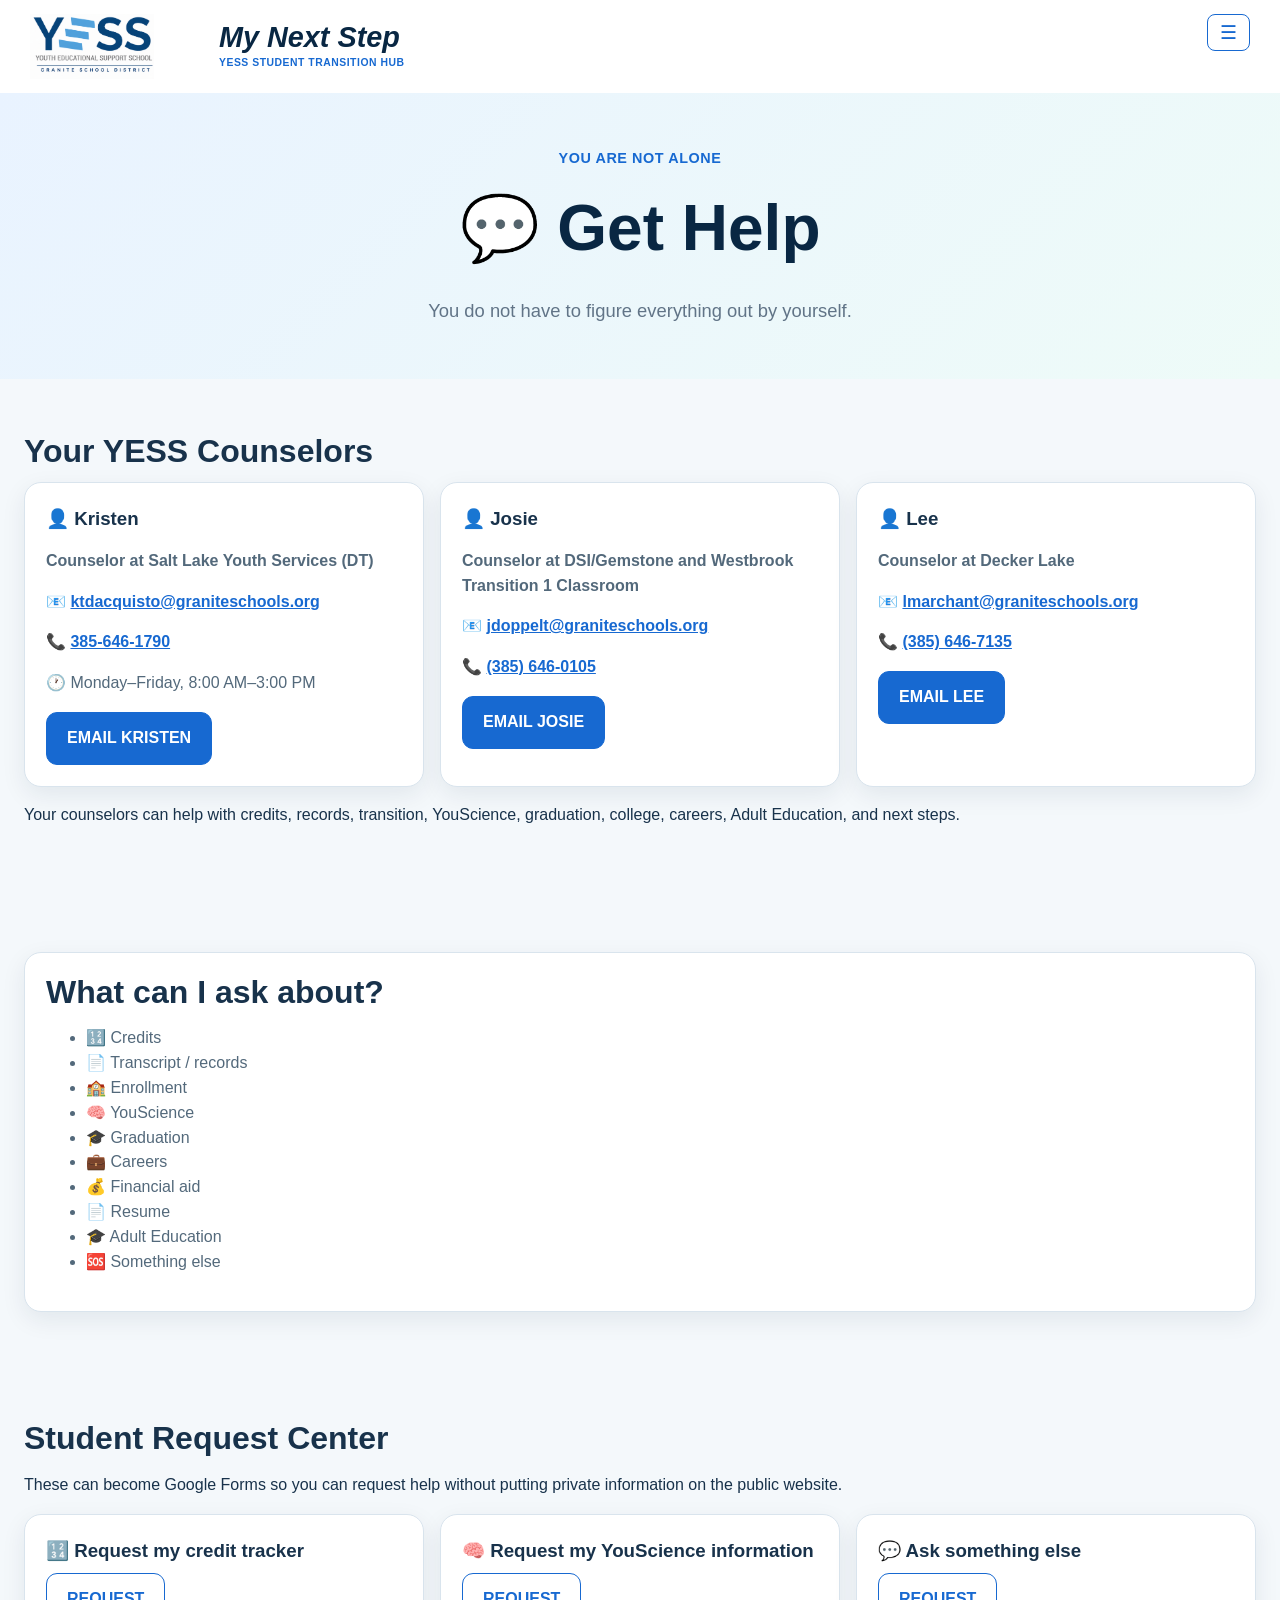
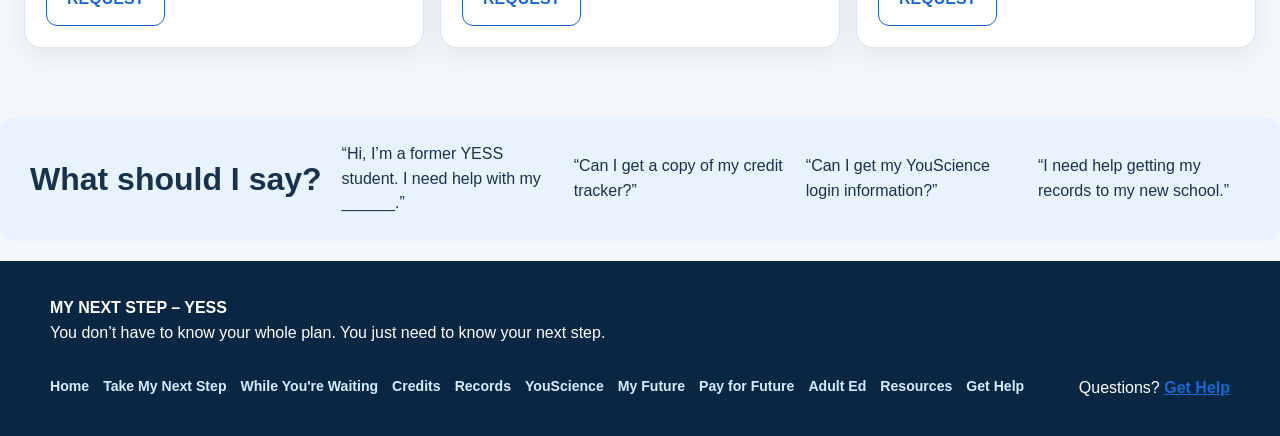
<file: help.html>
<!doctype html><html lang="en"><head><meta charset="utf-8"><meta name="viewport" content="width=device-width,initial-scale=1"><title>Get Help | My Next Step – YESS</title><link rel="stylesheet" href="style.css">
<link rel="icon" type="image/png" href="favicon.png">
<meta name="description" content="Contact your YESS school counselor and registrar, or request your credit tracker and YouScience information.">
<meta property="og:site_name" content="My Next Step – YESS">
<meta property="og:title" content="Get Help | My Next Step – YESS">
<meta property="og:description" content="Contact your YESS school counselor and registrar, or request your credit tracker and YouScience information.">
<meta property="og:type" content="website">
<meta property="og:url" content="https://ktaylordac.github.io/my-next-step-yess/help.html">
<meta property="og:image" content="https://ktaylordac.github.io/my-next-step-yess/yess-logo.png">
</head><body>
<header><div class="nav"><a class="brand" href="index.html" aria-label="My Next Step – YESS home"><img src="yess-logo.png" alt="Youth Educational Support School (YESS)" class="brand-logo"><div class="brand-content"><span class="brand-title">My Next Step</span><span class="brand-subtitle">YESS Student Transition Hub</span></div></a><button class="nav-toggle" type="button" aria-label="Toggle menu" aria-expanded="false" aria-controls="primary-nav">☰</button><nav class="navlinks" id="primary-nav" aria-label="Main navigation"><a href="index.html">Home</a><a href="transition.html">Take My Next Step</a><a href="waiting.html">While You're Waiting</a><a href="credits.html">Credits</a><a href="records.html">Records</a><a href="youscience.html">YouScience</a><a href="future.html">My Future</a><a href="pay-for-future.html">Pay for Future</a><a href="adult-education.html">Adult Ed</a><a href="resources.html">Resources</a><a class="active help-btn" aria-current="page" href="help.html">❓ HAVE QUESTIONS?</a></nav></div></header>
<main>
<div class="page-hero"><div class="eyebrow">YOU ARE NOT ALONE</div><h1>💬 Get Help</h1><p>You do not have to figure everything out by yourself.</p></div>
<section><h2>Your YESS Counselors</h2><div class="card-grid three"><div class="card"><h3>👤 Kristen</h3><p><b>Counselor at Salt Lake Youth Services (DT)</b></p><p>📧 <a href="mailto:ktdacquisto@graniteschools.org">ktdacquisto@graniteschools.org</a></p><p>📞 <a href="tel:385-646-1790">385-646-1790</a></p><p>🕐 Monday–Friday, 8:00 AM–3:00 PM</p><a class="btn primary" href="mailto:ktdacquisto@graniteschools.org?subject=My%20Next%20Step%20YESS%20Help%20Request">EMAIL KRISTEN</a></div><div class="card"><h3>👤 Josie</h3><p><b>Counselor at DSI/Gemstone and Westbrook Transition 1 Classroom</b></p><p>📧 <a href="mailto:jdoppelt@graniteschools.org">jdoppelt@graniteschools.org</a></p><p>📞 <a href="tel:385-646-0105">(385) 646-0105</a></p><a class="btn primary" href="mailto:jdoppelt@graniteschools.org?subject=My%20Next%20Step%20YESS%20Help%20Request">EMAIL JOSIE</a></div><div class="card"><h3>👤 Lee</h3><p><b>Counselor at Decker Lake</b></p><p>📧 <a href="mailto:lmarchant@graniteschools.org">lmarchant@graniteschools.org</a></p><p>📞 <a href="tel:385-646-7135">(385) 646-7135</a></p><a class="btn primary" href="mailto:lmarchant@graniteschools.org?subject=My%20Next%20Step%20YESS%20Help%20Request">EMAIL LEE</a></div></div><p>Your counselors can help with credits, records, transition, YouScience, graduation, college, careers, Adult Education, and next steps.</p></section>
<section><div class="card"><h2>What can I ask about?</h2><ul><li>🔢 Credits</li><li>📄 Transcript / records</li><li>🏫 Enrollment</li><li>🧠 YouScience</li><li>🎓 Graduation</li><li>💼 Careers</li><li>💰 Financial aid</li><li>📄 Resume</li><li>🎓 Adult Education</li><li>🆘 Something else</li></ul></div></section>
<section><h2>Student Request Center</h2><p>These can become Google Forms so you can request help without putting private information on the public website.</p><div class="card-grid three"><div class="card"><h3>🔢 Request my credit tracker</h3><a class="btn secondary" href="https://forms.gle/hP7GPwFDKoMyH3q1A">REQUEST</a></div><div class="card"><h3>🧠 Request my YouScience information</h3><a class="btn secondary" href="https://forms.gle/7qF5J5j5Rv13oeM59">REQUEST</a></div><div class="card"><h3>💬 Ask something else</h3><a class="btn secondary" href="mailto:ktdacquisto@graniteschools.org?subject=My%20Next%20Step%20YESS%20Help%20Request">REQUEST</a></div></div></section>
<section class="callout"><h2>What should I say?</h2><p>“Hi, I’m a former YESS student. I need help with my ______.”</p><p>“Can I get a copy of my credit tracker?”</p><p>“Can I get my YouScience login information?”</p><p>“I need help getting my records to my new school.”</p></section>
</main>
<footer><div class="footer-inner"><div><b>MY NEXT STEP – YESS</b><br><span>You don’t have to know your whole plan. You just need to know your next step.</span></div><div class="footer-links"><a href="index.html">Home</a><a href="transition.html">Take My Next Step</a><a href="waiting.html">While You're Waiting</a><a href="credits.html">Credits</a><a href="records.html">Records</a><a href="youscience.html">YouScience</a><a href="future.html">My Future</a><a href="pay-for-future.html">Pay for Future</a><a href="adult-education.html">Adult Ed</a><a href="resources.html">Resources</a><a href="help.html">Get Help</a></div><div>Questions? <a href="help.html">Get Help</a></div></div></footer>
<script src="nav.js" defer></script>
</body>
</html>
</file>
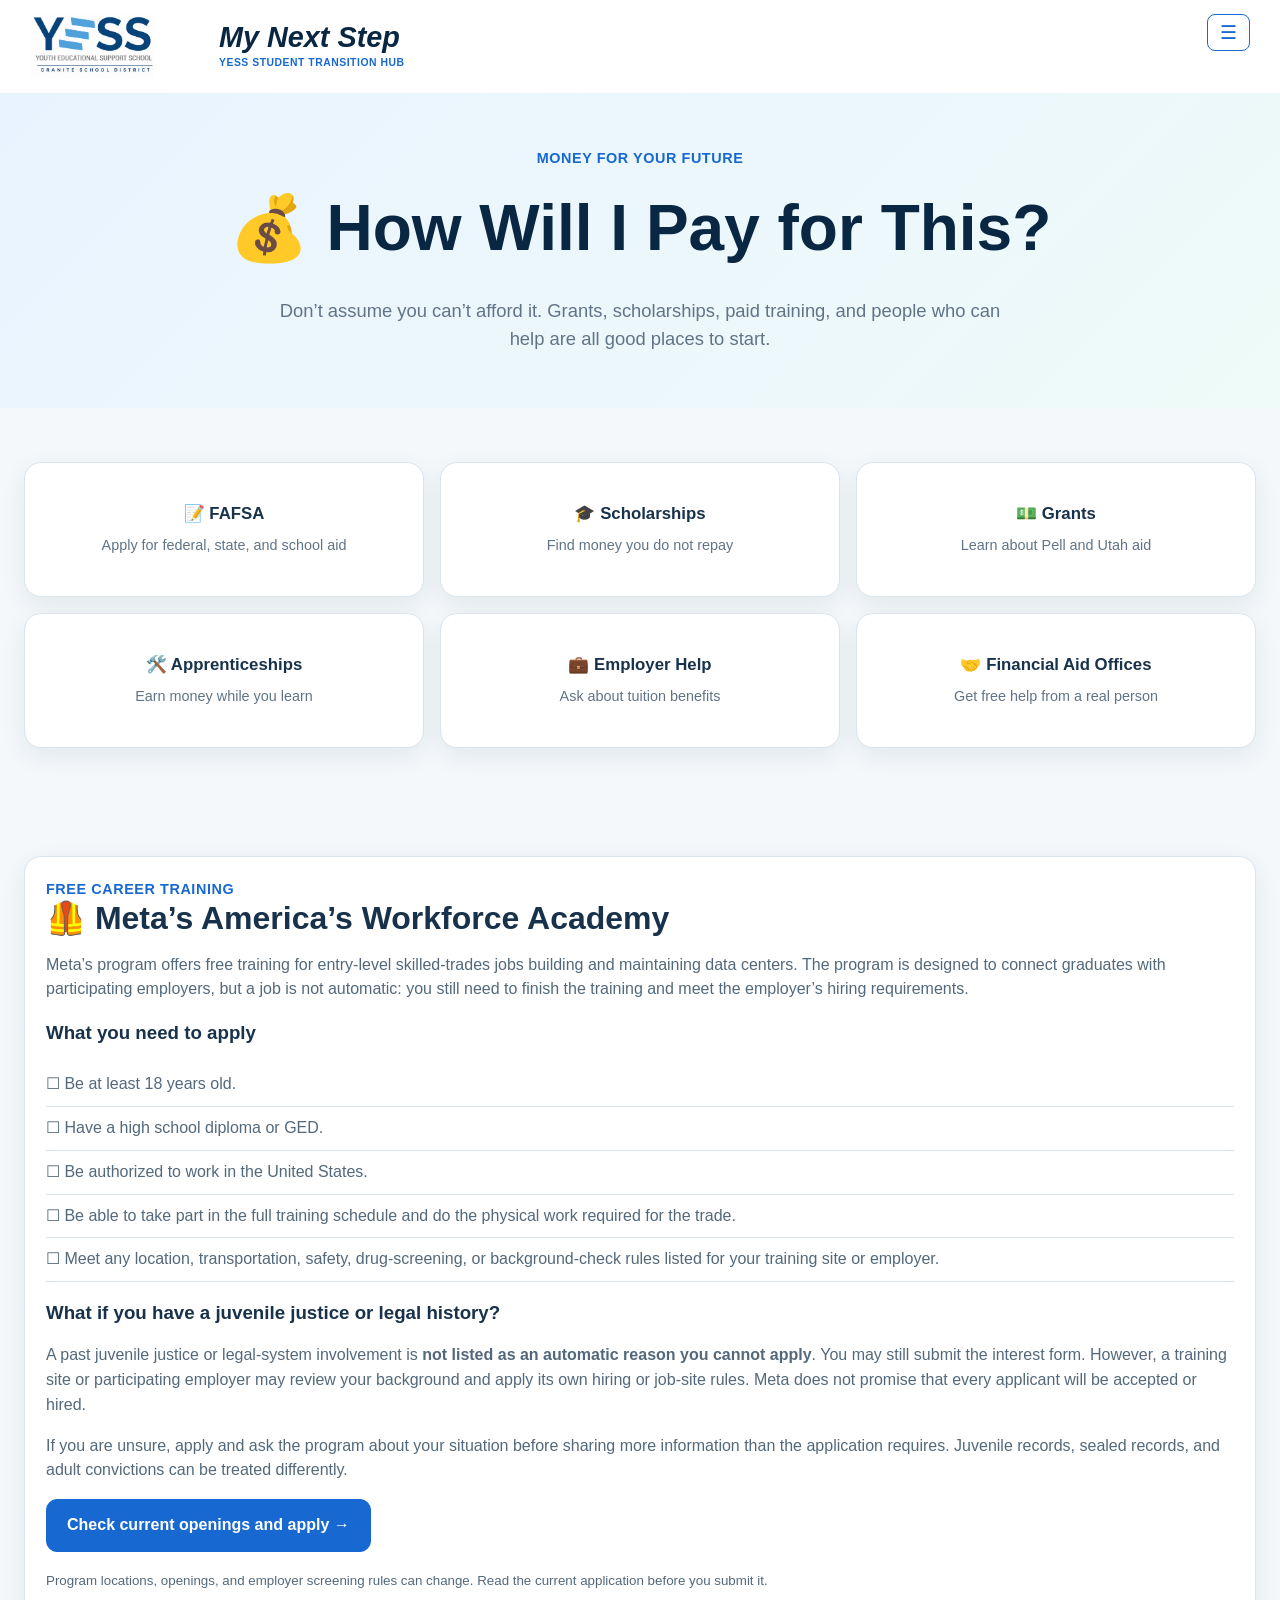
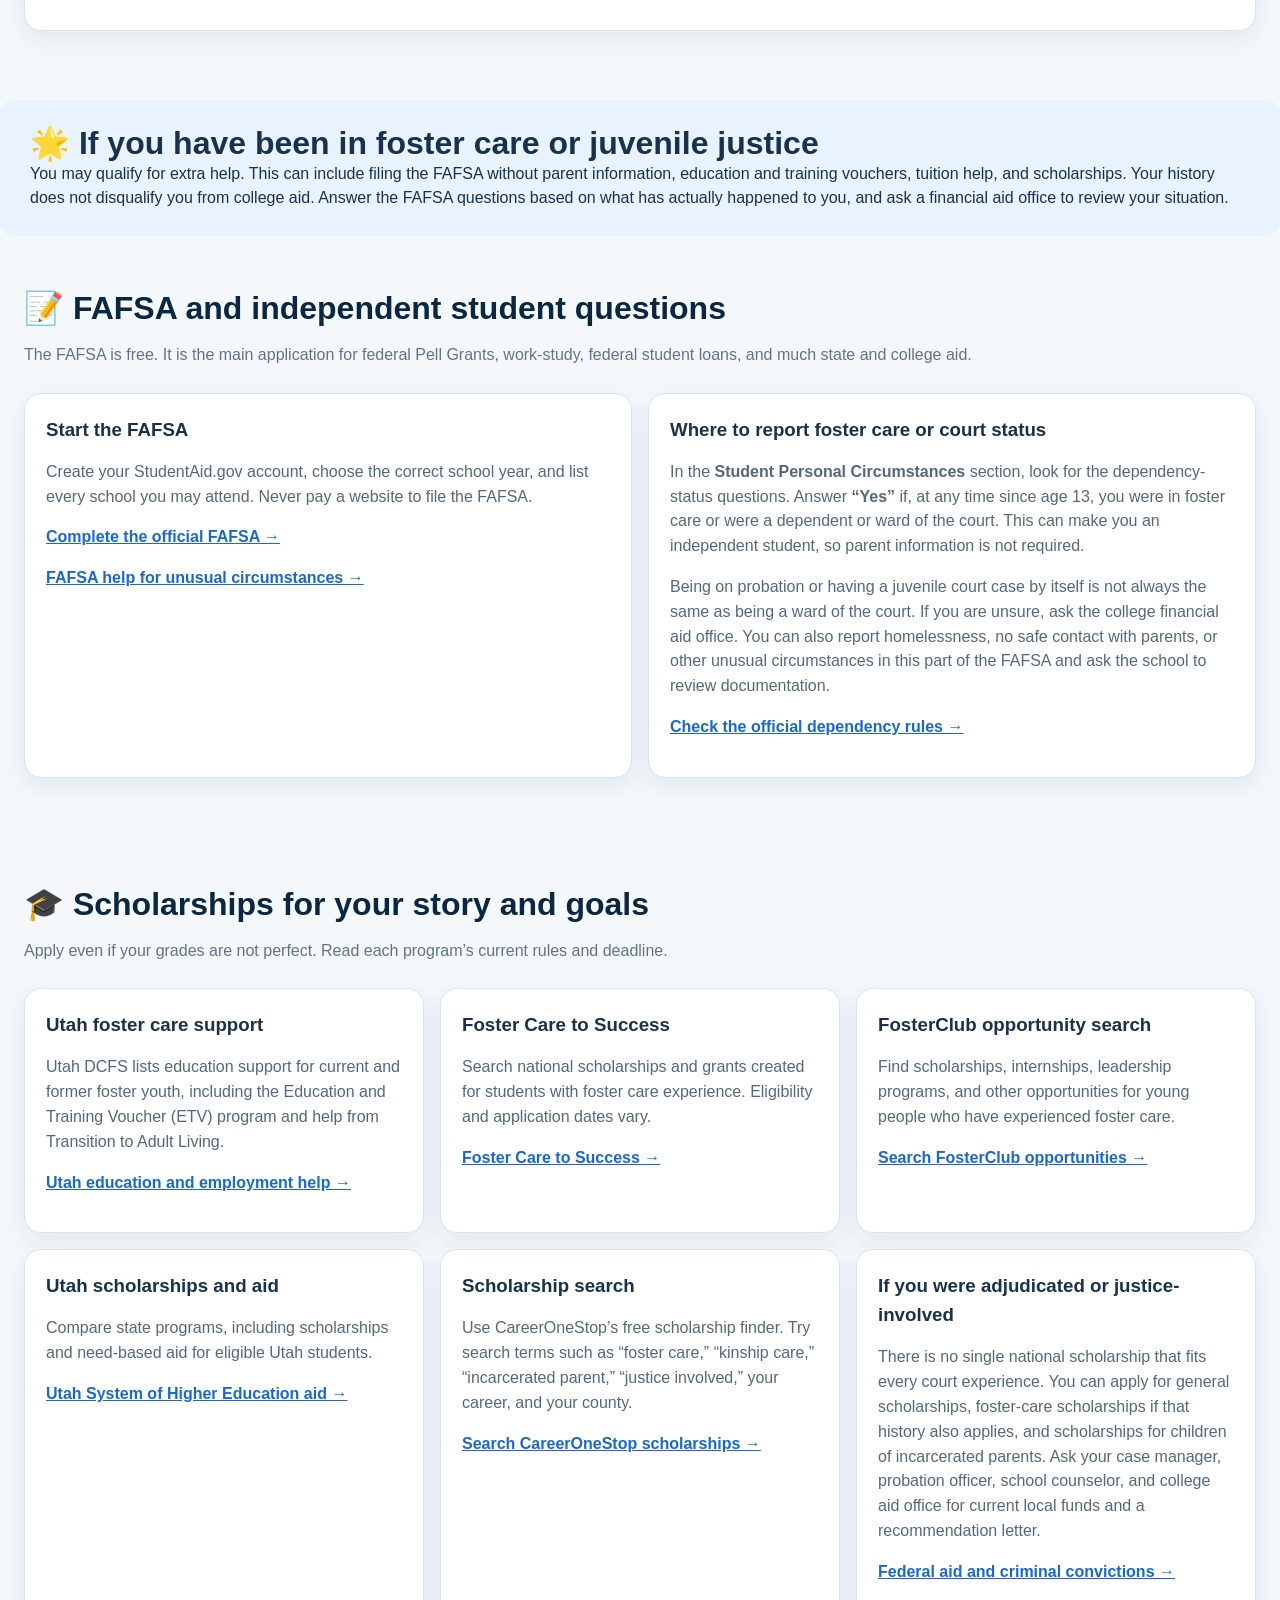
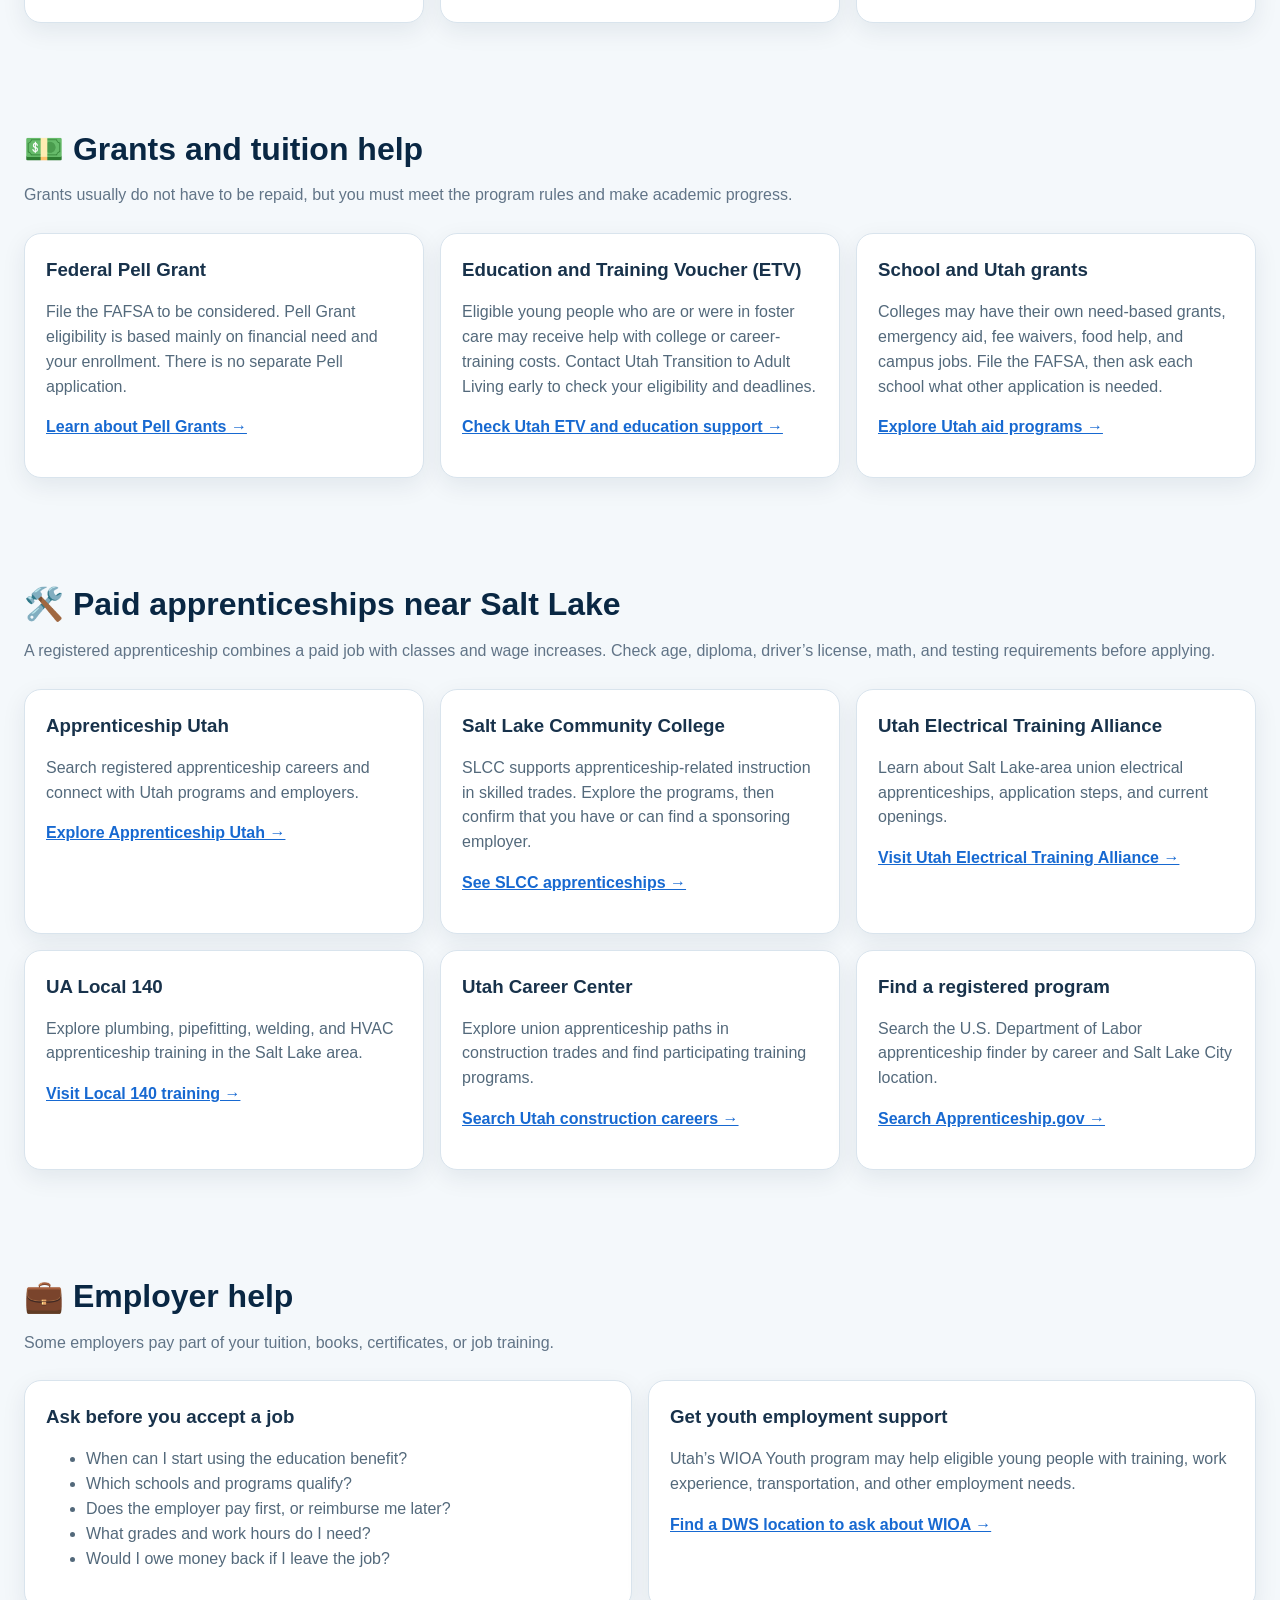
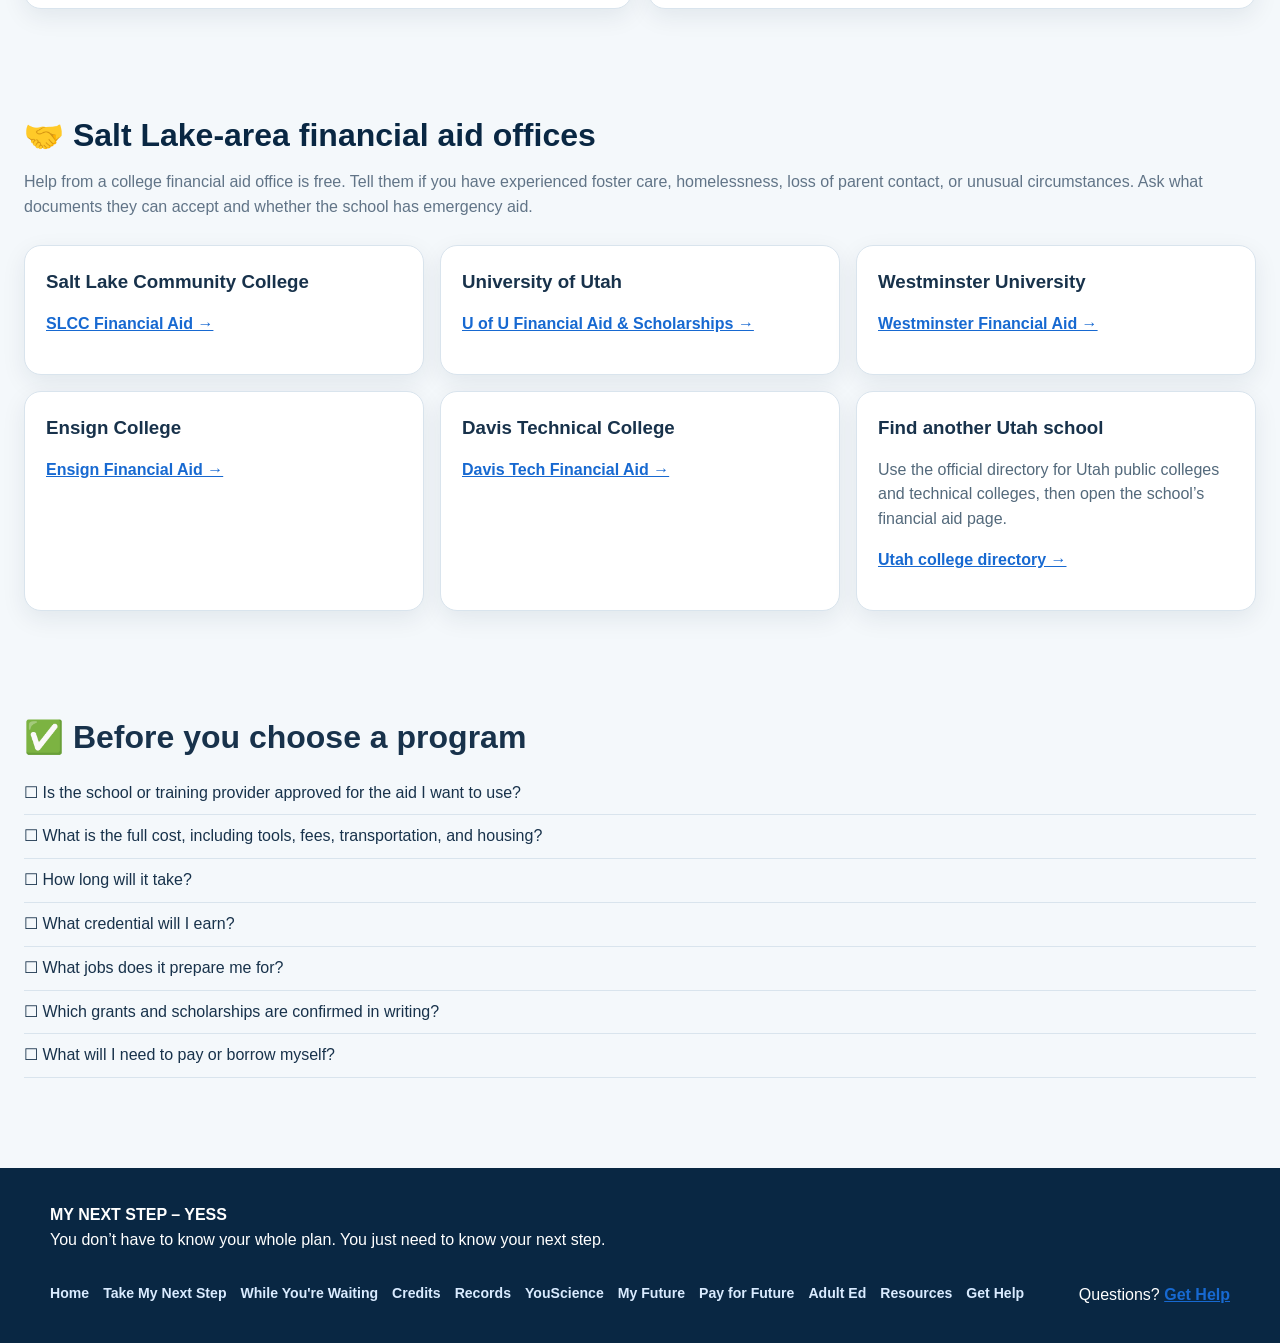
<file: pay-for-future.html>
<!doctype html><html lang="en"><head><meta charset="utf-8"><meta name="viewport" content="width=device-width,initial-scale=1"><title>Pay for My Future | My Next Step – YESS</title><link rel="stylesheet" href="style.css">
<link rel="icon" type="image/png" href="favicon.png">
<meta name="description" content="Find financial aid, scholarships, grants, and other ways to pay for college or career training.">
<meta property="og:site_name" content="My Next Step – YESS">
<meta property="og:title" content="Pay for My Future | My Next Step – YESS">
<meta property="og:description" content="Find financial aid, scholarships, grants, and other ways to pay for college or career training.">
<meta property="og:type" content="website">
<meta property="og:url" content="https://ktaylordac.github.io/my-next-step-yess/pay-for-future.html">
<meta property="og:image" content="https://ktaylordac.github.io/my-next-step-yess/yess-logo.png">
</head><body>
<header><div class="nav"><a class="brand" href="index.html" aria-label="My Next Step – YESS home"><img src="yess-logo.png" alt="Youth Educational Support School (YESS)" class="brand-logo"><div class="brand-content"><span class="brand-title">My Next Step</span><span class="brand-subtitle">YESS Student Transition Hub</span></div></a><button class="nav-toggle" type="button" aria-label="Toggle menu" aria-expanded="false" aria-controls="primary-nav">☰</button><nav class="navlinks" id="primary-nav" aria-label="Main navigation"><a href="index.html">Home</a><a href="transition.html">Take My Next Step</a><a href="waiting.html">While You're Waiting</a><a href="credits.html">Credits</a><a href="records.html">Records</a><a href="youscience.html">YouScience</a><a href="future.html">My Future</a><a class="active" aria-current="page" href="pay-for-future.html">Pay for Future</a><a href="adult-education.html">Adult Ed</a><a href="resources.html">Resources</a><a class="help-btn" href="help.html">❓ HAVE QUESTIONS?</a></nav></div></header>
<main>
<div class="page-hero"><div class="eyebrow">MONEY FOR YOUR FUTURE</div><h1>💰 How Will I Pay for This?</h1><p>Don’t assume you can’t afford it. Grants, scholarships, paid training, and people who can help are all good places to start.</p></div>
<section><div class="card-grid three"><a class="card link-card" href="#fafsa"><b>📝 FAFSA</b><span>Apply for federal, state, and school aid</span></a><a class="card link-card" href="#scholarships"><b>🎓 Scholarships</b><span>Find money you do not repay</span></a><a class="card link-card" href="#grants"><b>💵 Grants</b><span>Learn about Pell and Utah aid</span></a><a class="card link-card" href="#apprenticeships"><b>🛠️ Apprenticeships</b><span>Earn money while you learn</span></a><a class="card link-card" href="#employer-help"><b>💼 Employer Help</b><span>Ask about tuition benefits</span></a><a class="card link-card" href="#aid-offices"><b>🤝 Financial Aid Offices</b><span>Get free help from a real person</span></a></div></section>
<section><div class="card"><div class="eyebrow">FREE CAREER TRAINING</div><h2>🦺 Meta’s America’s Workforce Academy</h2><p>Meta’s program offers free training for entry-level skilled-trades jobs building and maintaining data centers. The program is designed to connect graduates with participating employers, but a job is not automatic: you still need to finish the training and meet the employer’s hiring requirements.</p><h3>What you need to apply</h3><ul class="checklist"><li>☐ Be at least 18 years old.</li><li>☐ Have a high school diploma or GED.</li><li>☐ Be authorized to work in the United States.</li><li>☐ Be able to take part in the full training schedule and do the physical work required for the trade.</li><li>☐ Meet any location, transportation, safety, drug-screening, or background-check rules listed for your training site or employer.</li></ul><h3>What if you have a juvenile justice or legal history?</h3><p>A past juvenile justice or legal-system involvement is <strong>not listed as an automatic reason you cannot apply</strong>. You may still submit the interest form. However, a training site or participating employer may review your background and apply its own hiring or job-site rules. Meta does not promise that every applicant will be accepted or hired.</p><p>If you are unsure, apply and ask the program about your situation before sharing more information than the application requires. Juvenile records, sealed records, and adult convictions can be treated differently.</p><p><a class="btn primary" href="https://www.meta.com/actions/americas-workforce-academy/" target="_blank" rel="noopener">Check current openings and apply →</a></p><p><small>Program locations, openings, and employer screening rules can change. Read the current application before you submit it.</small></p></div></section>
<section class="callout"><div><h2>🌟 If you have been in foster care or juvenile justice</h2><p>You may qualify for extra help. This can include filing the FAFSA without parent information, education and training vouchers, tuition help, and scholarships. Your history does not disqualify you from college aid. Answer the FAFSA questions based on what has actually happened to you, and ask a financial aid office to review your situation.</p></div></section>
<section id="fafsa"><div class="section-title"><h2>📝 FAFSA and independent student questions</h2><p>The FAFSA is free. It is the main application for federal Pell Grants, work-study, federal student loans, and much state and college aid.</p></div><div class="card-grid two"><div class="card"><h3>Start the FAFSA</h3><p>Create your StudentAid.gov account, choose the correct school year, and list every school you may attend. Never pay a website to file the FAFSA.</p><p><a href="https://studentaid.gov/h/apply-for-aid/fafsa" target="_blank" rel="noopener">Complete the official FAFSA →</a></p><p><a href="https://studentaid.gov/articles/fafsa-for-students-with-unusual-circumstances/" target="_blank" rel="noopener">FAFSA help for unusual circumstances →</a></p></div><div class="card"><h3>Where to report foster care or court status</h3><p>In the <b>Student Personal Circumstances</b> section, look for the dependency-status questions. Answer <b>“Yes”</b> if, at any time since age 13, you were in foster care or were a dependent or ward of the court. This can make you an independent student, so parent information is not required.</p><p>Being on probation or having a juvenile court case by itself is not always the same as being a ward of the court. If you are unsure, ask the college financial aid office. You can also report homelessness, no safe contact with parents, or other unusual circumstances in this part of the FAFSA and ask the school to review documentation.</p><p><a href="https://studentaid.gov/apply-for-aid/fafsa/filling-out/dependency" target="_blank" rel="noopener">Check the official dependency rules →</a></p></div></div></section>
<section id="scholarships"><div class="section-title"><h2>🎓 Scholarships for your story and goals</h2><p>Apply even if your grades are not perfect. Read each program’s current rules and deadline.</p></div><div class="card-grid three"><div class="card"><h3>Utah foster care support</h3><p>Utah DCFS lists education support for current and former foster youth, including the Education and Training Voucher (ETV) program and help from Transition to Adult Living.</p><p><a href="https://dcfs.utah.gov/services/youth-services/education-employment/" target="_blank" rel="noopener">Utah education and employment help →</a></p></div><div class="card"><h3>Foster Care to Success</h3><p>Search national scholarships and grants created for students with foster care experience. Eligibility and application dates vary.</p><p><a href="https://www.fc2success.org/programs/scholarships-and-grants/" target="_blank" rel="noopener">Foster Care to Success →</a></p></div><div class="card"><h3>FosterClub opportunity search</h3><p>Find scholarships, internships, leadership programs, and other opportunities for young people who have experienced foster care.</p><p><a href="https://www.fosterclub.com/opportunities" target="_blank" rel="noopener">Search FosterClub opportunities →</a></p></div><div class="card"><h3>Utah scholarships and aid</h3><p>Compare state programs, including scholarships and need-based aid for eligible Utah students.</p><p><a href="https://ushe.edu/state-scholarships-aid/" target="_blank" rel="noopener">Utah System of Higher Education aid →</a></p></div><div class="card"><h3>Scholarship search</h3><p>Use CareerOneStop’s free scholarship finder. Try search terms such as “foster care,” “kinship care,” “incarcerated parent,” “justice involved,” your career, and your county.</p><p><a href="https://www.careeronestop.org/Toolkit/Training/find-scholarships.aspx" target="_blank" rel="noopener">Search CareerOneStop scholarships →</a></p></div><div class="card"><h3>If you were adjudicated or justice-involved</h3><p>There is no single national scholarship that fits every court experience. You can apply for general scholarships, foster-care scholarships if that history also applies, and scholarships for children of incarcerated parents. Ask your case manager, probation officer, school counselor, and college aid office for current local funds and a recommendation letter.</p><p><a href="https://studentaid.gov/understand-aid/eligibility/requirements/criminal-convictions" target="_blank" rel="noopener">Federal aid and criminal convictions →</a></p></div></div></section>
<section id="grants"><div class="section-title"><h2>💵 Grants and tuition help</h2><p>Grants usually do not have to be repaid, but you must meet the program rules and make academic progress.</p></div><div class="card-grid three"><div class="card"><h3>Federal Pell Grant</h3><p>File the FAFSA to be considered. Pell Grant eligibility is based mainly on financial need and your enrollment. There is no separate Pell application.</p><p><a href="https://studentaid.gov/understand-aid/types/grants/pell" target="_blank" rel="noopener">Learn about Pell Grants →</a></p></div><div class="card"><h3>Education and Training Voucher (ETV)</h3><p>Eligible young people who are or were in foster care may receive help with college or career-training costs. Contact Utah Transition to Adult Living early to check your eligibility and deadlines.</p><p><a href="https://dcfs.utah.gov/services/youth-services/education-employment/" target="_blank" rel="noopener">Check Utah ETV and education support →</a></p></div><div class="card"><h3>School and Utah grants</h3><p>Colleges may have their own need-based grants, emergency aid, fee waivers, food help, and campus jobs. File the FAFSA, then ask each school what other application is needed.</p><p><a href="https://ushe.edu/state-scholarships-aid/" target="_blank" rel="noopener">Explore Utah aid programs →</a></p></div></div></section>
<section id="apprenticeships"><div class="section-title"><h2>🛠️ Paid apprenticeships near Salt Lake</h2><p>A registered apprenticeship combines a paid job with classes and wage increases. Check age, diploma, driver’s license, math, and testing requirements before applying.</p></div><div class="card-grid three"><div class="card"><h3>Apprenticeship Utah</h3><p>Search registered apprenticeship careers and connect with Utah programs and employers.</p><p><a href="https://apprenticeship.utah.gov/" target="_blank" rel="noopener">Explore Apprenticeship Utah →</a></p></div><div class="card"><h3>Salt Lake Community College</h3><p>SLCC supports apprenticeship-related instruction in skilled trades. Explore the programs, then confirm that you have or can find a sponsoring employer.</p><p><a href="https://www.slcc.edu/satts/programs/apprenticeships.aspx" target="_blank" rel="noopener">See SLCC apprenticeships →</a></p></div><div class="card"><h3>Utah Electrical Training Alliance</h3><p>Learn about Salt Lake-area union electrical apprenticeships, application steps, and current openings.</p><p><a href="https://uteta.org/" target="_blank" rel="noopener">Visit Utah Electrical Training Alliance →</a></p></div><div class="card"><h3>UA Local 140</h3><p>Explore plumbing, pipefitting, welding, and HVAC apprenticeship training in the Salt Lake area.</p><p><a href="https://www.ua140.com/training.aspx" target="_blank" rel="noopener">Visit Local 140 training →</a></p></div><div class="card"><h3>Utah Career Center</h3><p>Explore union apprenticeship paths in construction trades and find participating training programs.</p><p><a href="https://utahcareercenter.org/" target="_blank" rel="noopener">Search Utah construction careers →</a></p></div><div class="card"><h3>Find a registered program</h3><p>Search the U.S. Department of Labor apprenticeship finder by career and Salt Lake City location.</p><p><a href="https://www.apprenticeship.gov/apprenticeship-job-finder" target="_blank" rel="noopener">Search Apprenticeship.gov →</a></p></div></div></section>
<section id="employer-help"><div class="section-title"><h2>💼 Employer help</h2><p>Some employers pay part of your tuition, books, certificates, or job training.</p></div><div class="card-grid two"><div class="card"><h3>Ask before you accept a job</h3><ul><li>When can I start using the education benefit?</li><li>Which schools and programs qualify?</li><li>Does the employer pay first, or reimburse me later?</li><li>What grades and work hours do I need?</li><li>Would I owe money back if I leave the job?</li></ul></div><div class="card"><h3>Get youth employment support</h3><p>Utah’s WIOA Youth program may help eligible young people with training, work experience, transportation, and other employment needs.</p><p><a href="https://jobs.utah.gov/jsp/officesearch/" target="_blank" rel="noopener">Find a DWS location to ask about WIOA →</a></p></div></div></section>
<section id="aid-offices"><div class="section-title"><h2>🤝 Salt Lake-area financial aid offices</h2><p>Help from a college financial aid office is free. Tell them if you have experienced foster care, homelessness, loss of parent contact, or unusual circumstances. Ask what documents they can accept and whether the school has emergency aid.</p></div><div class="card-grid three"><div class="card"><h3>Salt Lake Community College</h3><p><a href="https://www.slcc.edu/financialaid/" target="_blank" rel="noopener">SLCC Financial Aid →</a></p></div><div class="card"><h3>University of Utah</h3><p><a href="https://financialaid.utah.edu/" target="_blank" rel="noopener">U of U Financial Aid &amp; Scholarships →</a></p></div><div class="card"><h3>Westminster University</h3><p><a href="https://westminsteru.edu/admissions/financial-aid/index.html" target="_blank" rel="noopener">Westminster Financial Aid →</a></p></div><div class="card"><h3>Ensign College</h3><p><a href="https://www.ensign.edu/financial-aid" target="_blank" rel="noopener">Ensign Financial Aid →</a></p></div><div class="card"><h3>Davis Technical College</h3><p><a href="https://www.davistech.edu/financial-aid" target="_blank" rel="noopener">Davis Tech Financial Aid →</a></p></div><div class="card"><h3>Find another Utah school</h3><p>Use the official directory for Utah public colleges and technical colleges, then open the school’s financial aid page.</p><p><a href="https://ushe.edu/k-12-outreach/college-directory/" target="_blank" rel="noopener">Utah college directory →</a></p></div></div></section>
<section><h2>✅ Before you choose a program</h2><ul class="checklist"><li>☐ Is the school or training provider approved for the aid I want to use?</li><li>☐ What is the full cost, including tools, fees, transportation, and housing?</li><li>☐ How long will it take?</li><li>☐ What credential will I earn?</li><li>☐ What jobs does it prepare me for?</li><li>☐ Which grants and scholarships are confirmed in writing?</li><li>☐ What will I need to pay or borrow myself?</li></ul></section>
</main>
<footer><div class="footer-inner"><div><b>MY NEXT STEP – YESS</b><br><span>You don’t have to know your whole plan. You just need to know your next step.</span></div><div class="footer-links"><a href="index.html">Home</a><a href="transition.html">Take My Next Step</a><a href="waiting.html">While You're Waiting</a><a href="credits.html">Credits</a><a href="records.html">Records</a><a href="youscience.html">YouScience</a><a href="future.html">My Future</a><a href="pay-for-future.html">Pay for Future</a><a href="adult-education.html">Adult Ed</a><a href="resources.html">Resources</a><a href="help.html">Get Help</a></div><div>Questions? <a href="help.html">Get Help</a></div></div></footer>
<script src="nav.js" defer></script>
</body>
</html>
</file>
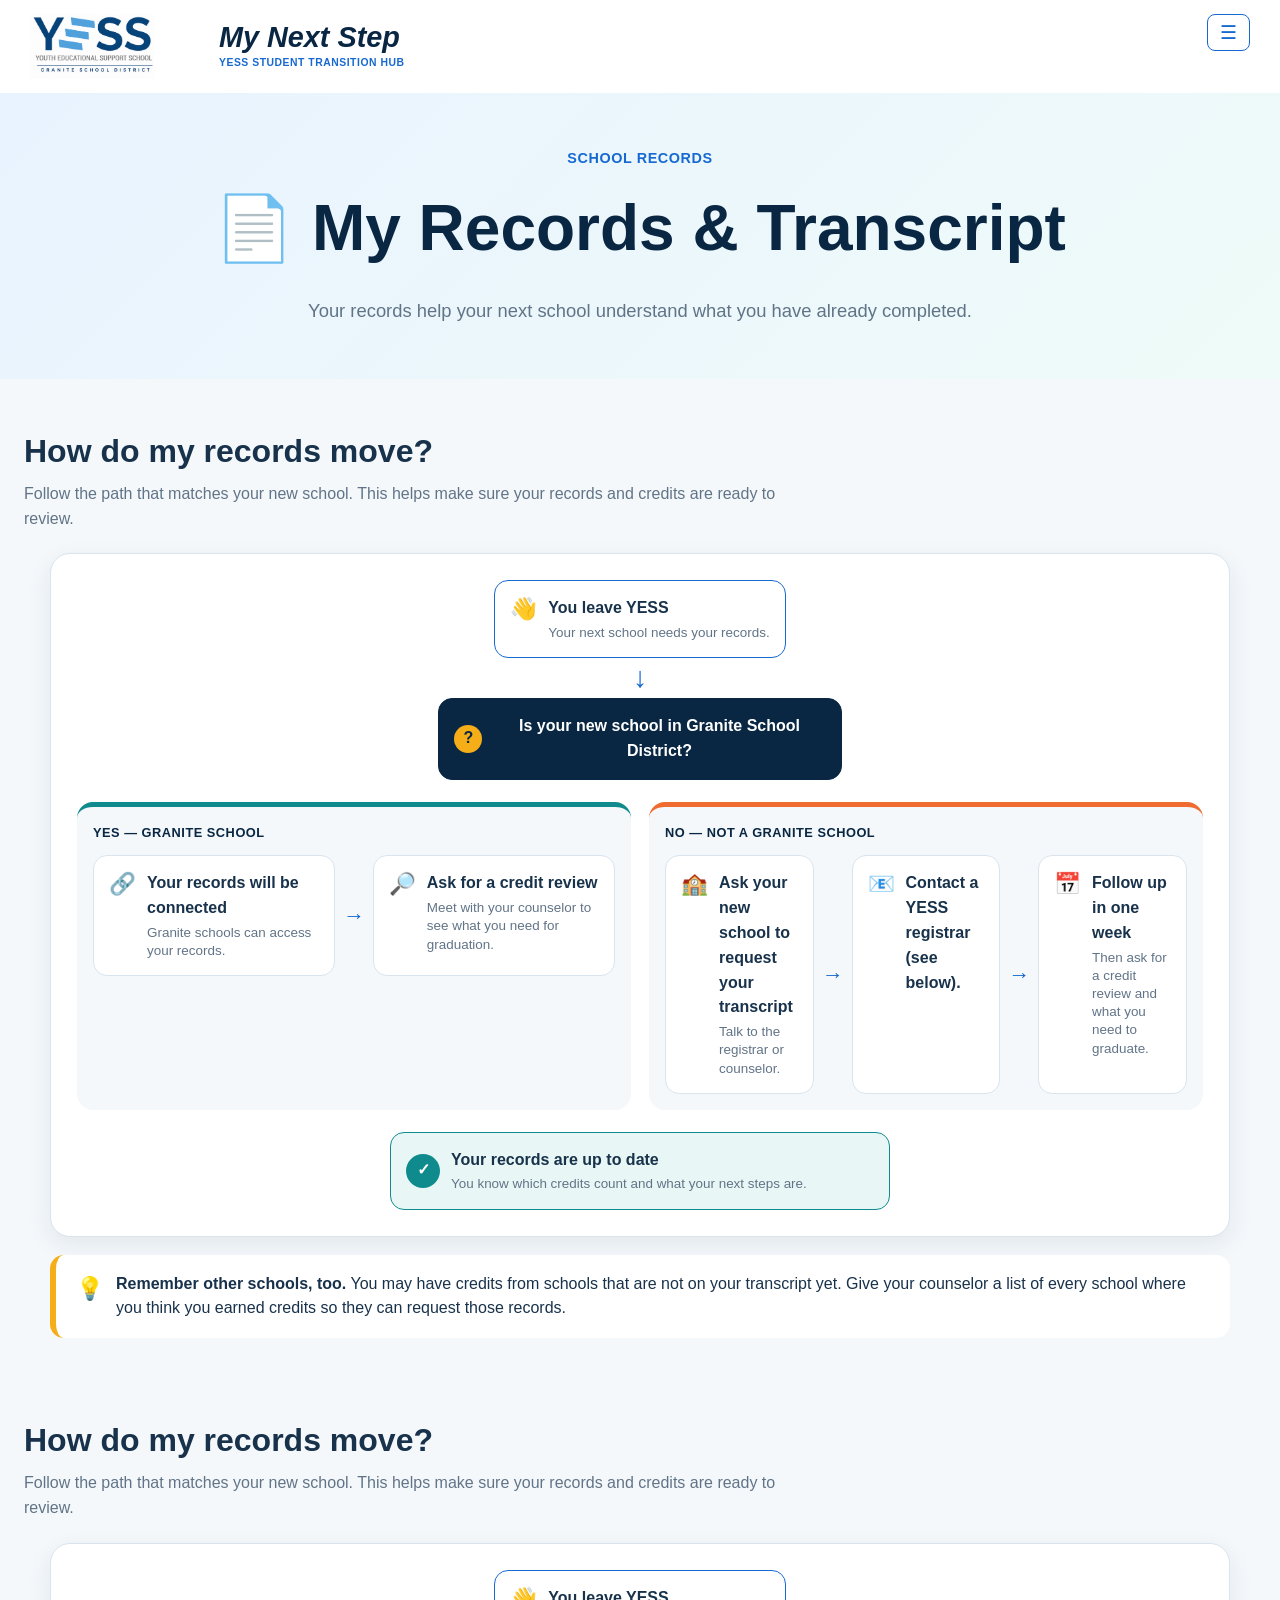
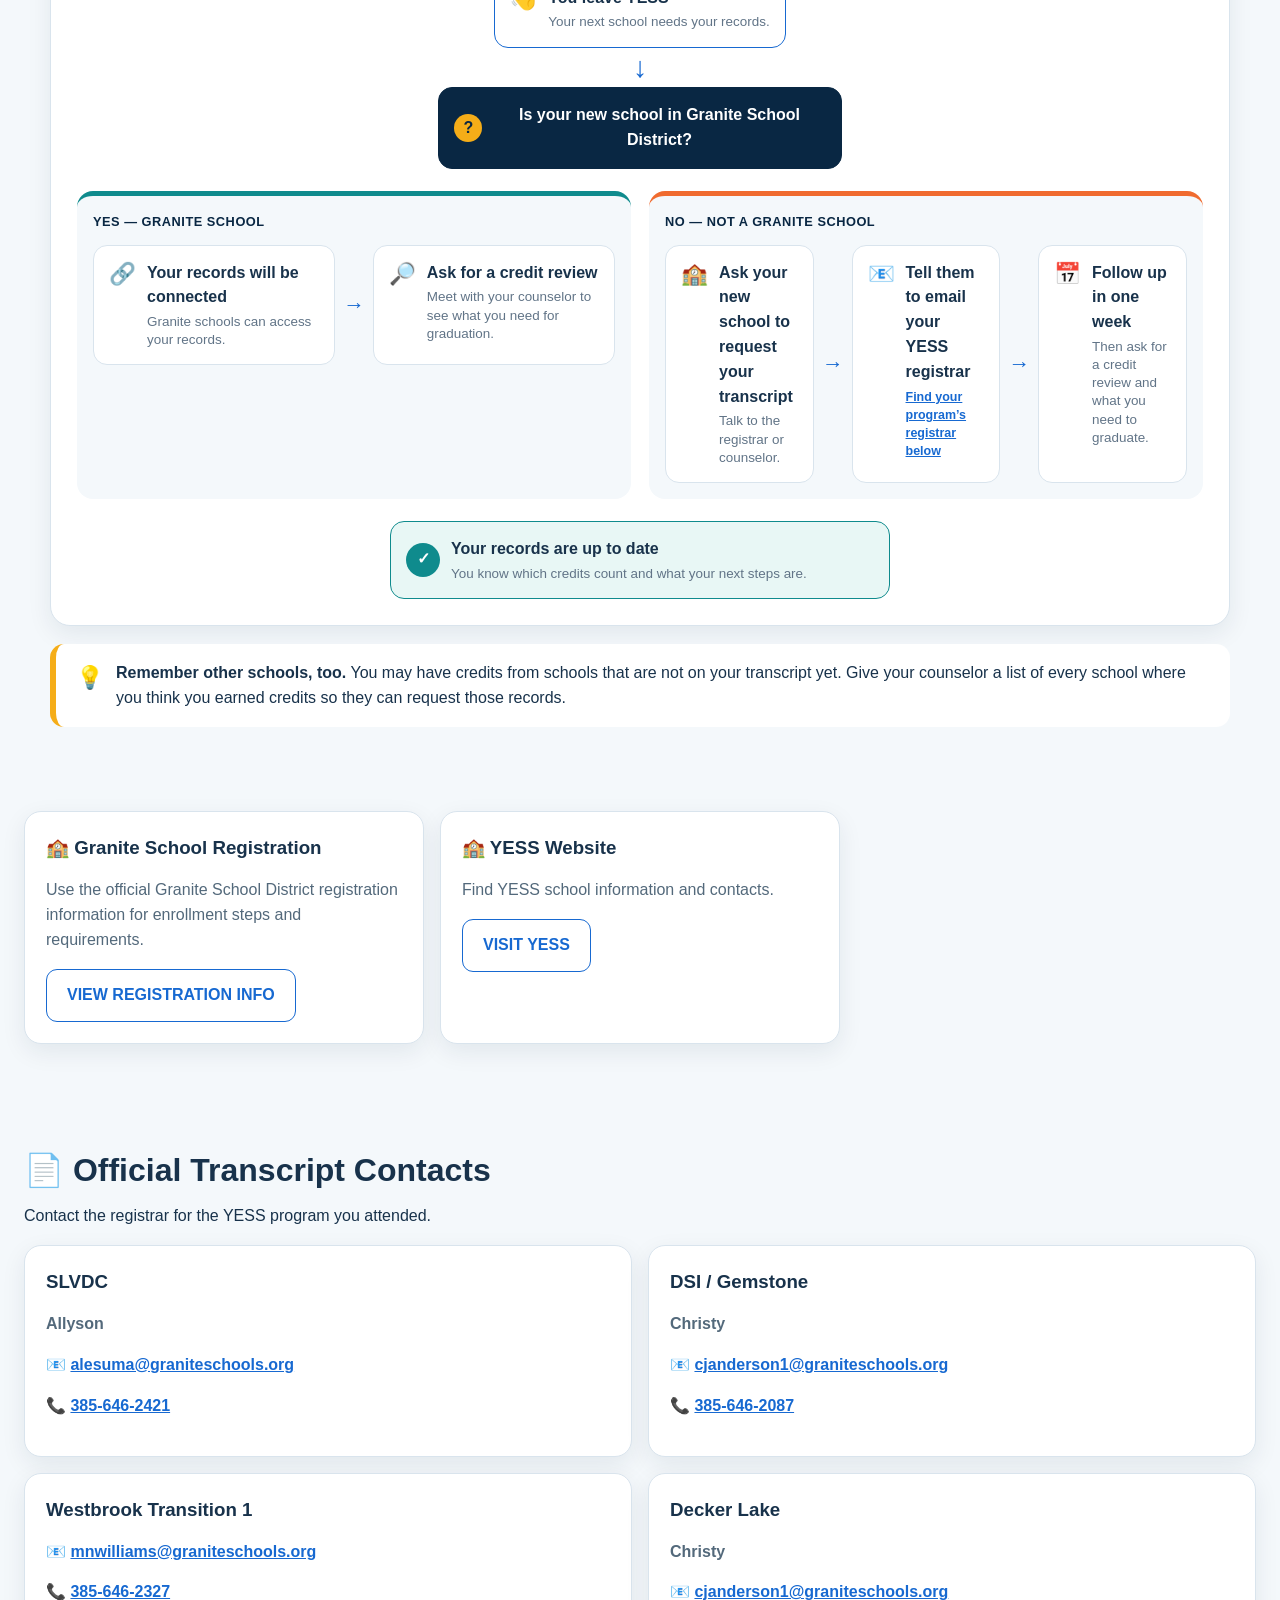
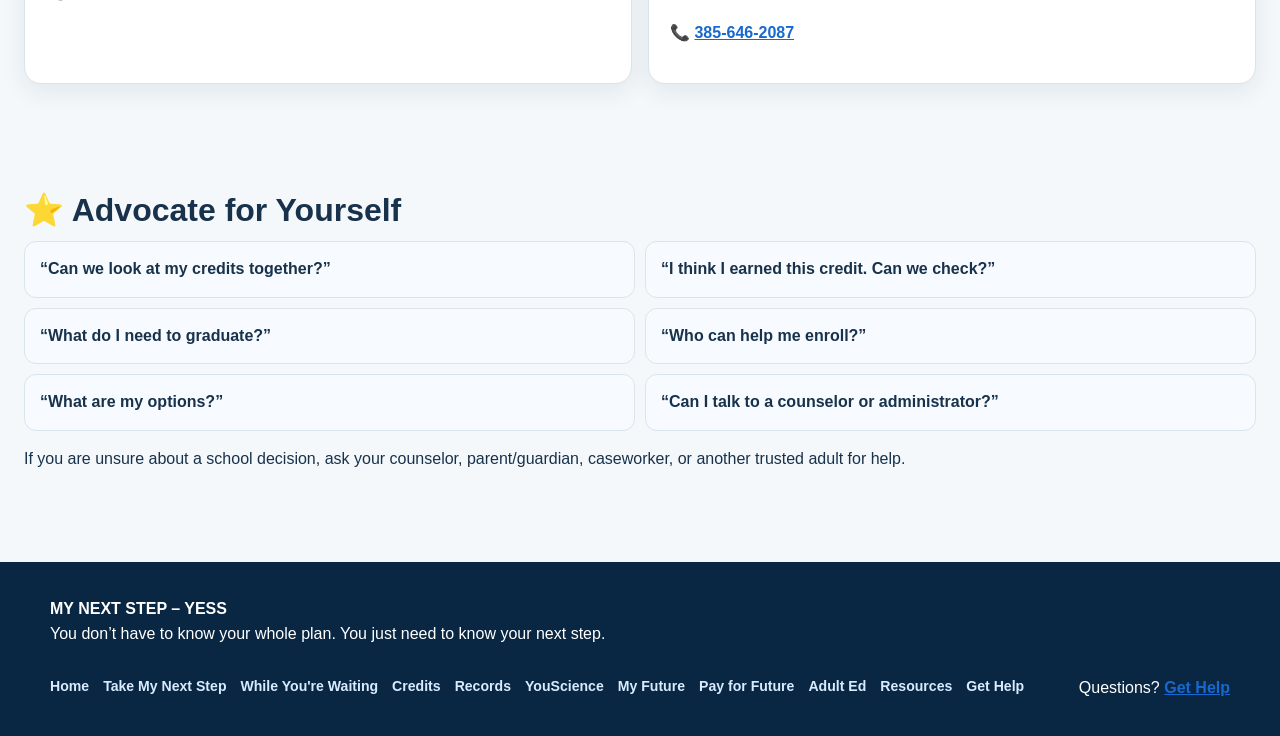
<file: records.html>
<!doctype html><html lang="en"><head><meta charset="utf-8"><meta name="viewport" content="width=device-width,initial-scale=1"><title>My Records & Transcript | My Next Step – YESS</title><link rel="stylesheet" href="style.css">
<link rel="icon" type="image/png" href="favicon.png">
<meta name="description" content="How to move your transcript and school records to your next school, plus contacts for help.">
<meta property="og:site_name" content="My Next Step – YESS">
<meta property="og:title" content="My Records & Transcript | My Next Step – YESS">
<meta property="og:description" content="How to move your transcript and school records to your next school, plus contacts for help.">
<meta property="og:type" content="website">
<meta property="og:url" content="https://ktaylordac.github.io/my-next-step-yess/records.html">
<meta property="og:image" content="https://ktaylordac.github.io/my-next-step-yess/yess-logo.png">
</head><body>
<header><div class="nav"><a class="brand" href="index.html" aria-label="My Next Step – YESS home"><img src="yess-logo.png" alt="Youth Educational Support School (YESS)" class="brand-logo"><div class="brand-content"><span class="brand-title">My Next Step</span><span class="brand-subtitle">YESS Student Transition Hub</span></div></a><button class="nav-toggle" type="button" aria-label="Toggle menu" aria-expanded="false" aria-controls="primary-nav">☰</button><nav class="navlinks" id="primary-nav" aria-label="Main navigation"><a href="index.html">Home</a><a href="transition.html">Take My Next Step</a><a href="waiting.html">While You're Waiting</a><a href="credits.html">Credits</a><a class="active" aria-current="page" href="records.html">Records</a><a href="youscience.html">YouScience</a><a href="future.html">My Future</a><a href="pay-for-future.html">Pay for Future</a><a href="adult-education.html">Adult Ed</a><a href="resources.html">Resources</a><a class="help-btn" href="help.html">❓ HAVE QUESTIONS?</a></nav></div></header>
<main>
<div class="page-hero"><div class="eyebrow">SCHOOL RECORDS</div><h1>📄 My Records & Transcript</h1><p>Your records help your next school understand what you have already completed.</p></div>
<section class="records-process"><h2>How do my records move?</h2><p class="process-intro">Follow the path that matches your new school. This helps make sure your records and credits are ready to review.</p><div class="records-diagram"><div class="process-start"><div class="process-node start-node"><span class="process-icon">👋</span><div><b>You leave YESS</b><small>Your next school needs your records.</small></div></div><span class="process-arrow" aria-hidden="true">↓</span><div class="process-question"><span>?</span><b>Is your new school in Granite School District?</b></div></div><div class="process-branches"><div class="process-route granite-route"><p class="route-label">YES — GRANITE SCHOOL</p><div class="route-steps"><div class="process-node"><span class="process-icon">🔗</span><div><b>Your records will be connected</b><small>Granite schools can access your records.</small></div></div><span class="route-arrow" aria-hidden="true">→</span><div class="process-node"><span class="process-icon">🔎</span><div><b>Ask for a credit review</b><small>Meet with your counselor to see what you need for graduation.</small></div></div></div></div><div class="process-route outside-route"><p class="route-label">NO — NOT A GRANITE SCHOOL</p><div class="route-steps"><div class="process-node"><span class="process-icon">🏫</span><div><b>Ask your new school to request your transcript</b><small>Talk to the registrar or counselor.</small></div></div><span class="route-arrow" aria-hidden="true">→</span><div class="process-node email-node"><span class="process-icon">📧</span><div><b>Contact a YESS registrar (see below).</b></div></div><span class="route-arrow" aria-hidden="true">→</span><div class="process-node"><span class="process-icon">📅</span><div><b>Follow up in one week</b><small>Then ask for a credit review and what you need to graduate.</small></div></div></div></div></div><div class="process-finish"><span>✓</span><div><b>Your records are up to date</b><small>You know which credits count and what your next steps are.</small></div></div></div><div class="records-reminder"><span aria-hidden="true">💡</span><p><b>Remember other schools, too.</b> You may have credits from schools that are not on your transcript yet. Give your counselor a list of every school where you think you earned credits so they can request those records.</p></div></section>
<section class="records-process"><h2>How do my records move?</h2><p class="process-intro">Follow the path that matches your new school. This helps make sure your records and credits are ready to review.</p><div class="records-diagram"><div class="process-start"><div class="process-node start-node"><span class="process-icon">👋</span><div><b>You leave YESS</b><small>Your next school needs your records.</small></div></div><span class="process-arrow" aria-hidden="true">↓</span><div class="process-question"><span>?</span><b>Is your new school in Granite School District?</b></div></div><div class="process-branches"><div class="process-route granite-route"><p class="route-label">YES — GRANITE SCHOOL</p><div class="route-steps"><div class="process-node"><span class="process-icon">🔗</span><div><b>Your records will be connected</b><small>Granite schools can access your records.</small></div></div><span class="route-arrow" aria-hidden="true">→</span><div class="process-node"><span class="process-icon">🔎</span><div><b>Ask for a credit review</b><small>Meet with your counselor to see what you need for graduation.</small></div></div></div></div><div class="process-route outside-route"><p class="route-label">NO — NOT A GRANITE SCHOOL</p><div class="route-steps"><div class="process-node"><span class="process-icon">🏫</span><div><b>Ask your new school to request your transcript</b><small>Talk to the registrar or counselor.</small></div></div><span class="route-arrow" aria-hidden="true">→</span><div class="process-node email-node"><span class="process-icon">📧</span><div><b>Tell them to email your YESS registrar</b><small><a href="#registrars">Find your program’s registrar below</a></small></div></div><span class="route-arrow" aria-hidden="true">→</span><div class="process-node"><span class="process-icon">📅</span><div><b>Follow up in one week</b><small>Then ask for a credit review and what you need to graduate.</small></div></div></div></div></div><div class="process-finish"><span>✓</span><div><b>Your records are up to date</b><small>You know which credits count and what your next steps are.</small></div></div></div><div class="records-reminder"><span aria-hidden="true">💡</span><p><b>Remember other schools, too.</b> You may have credits from schools that are not on your transcript yet. Give your counselor a list of every school where you think you earned credits so they can request those records.</p></div></section>
<section><div class="card-grid three">
<div class="card"><h3>🏫 Granite School Registration</h3><p>Use the official Granite School District registration information for enrollment steps and requirements.</p><a class="btn secondary" href="https://www.graniteschools.org/schoolleadership/school-registration-information/" target="_blank" rel="noopener">VIEW REGISTRATION INFO</a></div>
<div class="card"><h3>🏫 YESS Website</h3><p>Find YESS school information and contacts.</p><a class="btn secondary" href="https://schools.graniteschools.org/yess/" target="_blank" rel="noopener">VISIT YESS</a></div>
</div></section><section id="registrars"><h2>📄 Official Transcript Contacts</h2><p>Contact the registrar for the YESS program you attended.</p><div class="card-grid two"><div class="card"><h3>SLVDC</h3><p><b>Allyson</b></p><p>📧 <a href="mailto:alesuma@graniteschools.org">alesuma@graniteschools.org</a></p><p>📞 <a href="tel:385-646-2421">385-646-2421</a></p></div><div class="card"><h3>DSI / Gemstone</h3><p><b>Christy</b></p><p>📧 <a href="mailto:cjanderson1@graniteschools.org">cjanderson1@graniteschools.org</a></p><p>📞 <a href="tel:385-646-2087">385-646-2087</a></p></div><div class="card"><h3>Westbrook Transition 1</h3><p>📧 <a href="mailto:mnwilliams@graniteschools.org">mnwilliams@graniteschools.org</a></p><p>📞 <a href="tel:385-646-2327">385-646-2327</a></p></div><div class="card"><h3>Decker Lake</h3><p><b>Christy</b></p><p>📧 <a href="mailto:cjanderson1@graniteschools.org">cjanderson1@graniteschools.org</a></p><p>📞 <a href="tel:385-646-2087">385-646-2087</a></p></div></div></section><section><h2>⭐ Advocate for Yourself</h2><div class="quote-list"><p>“Can we look at my credits together?”</p><p>“I think I earned this credit. Can we check?”</p><p>“What do I need to graduate?”</p><p>“Who can help me enroll?”</p><p>“What are my options?”</p><p>“Can I talk to a counselor or administrator?”</p></div><p>If you are unsure about a school decision, ask your counselor, parent/guardian, caseworker, or another trusted adult for help.</p></section>
</main>
<footer><div class="footer-inner"><div><b>MY NEXT STEP – YESS</b><br><span>You don’t have to know your whole plan. You just need to know your next step.</span></div><div class="footer-links"><a href="index.html">Home</a><a href="transition.html">Take My Next Step</a><a href="waiting.html">While You're Waiting</a><a href="credits.html">Credits</a><a href="records.html">Records</a><a href="youscience.html">YouScience</a><a href="future.html">My Future</a><a href="pay-for-future.html">Pay for Future</a><a href="adult-education.html">Adult Ed</a><a href="resources.html">Resources</a><a href="help.html">Get Help</a></div><div>Questions? <a href="help.html">Get Help</a></div></div></footer>
<script src="nav.js" defer></script>
</body>
</html>
</file>
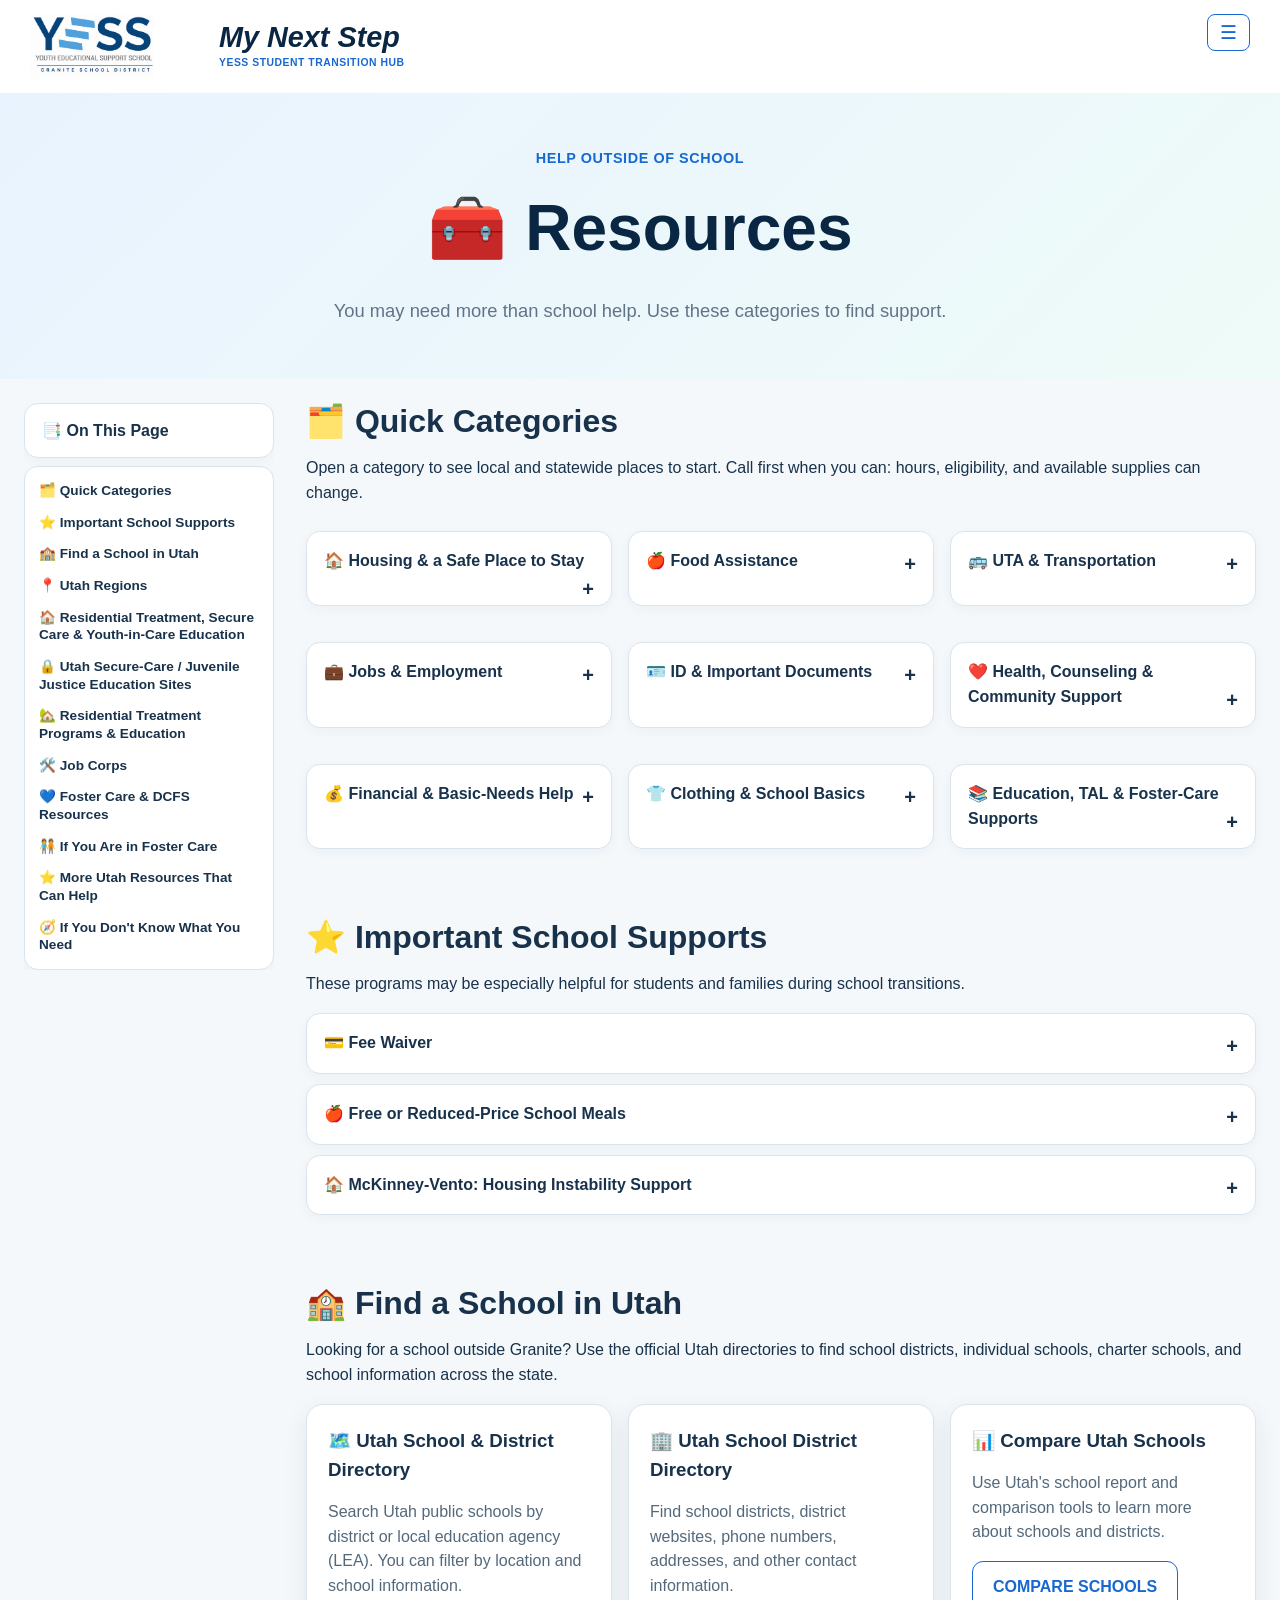
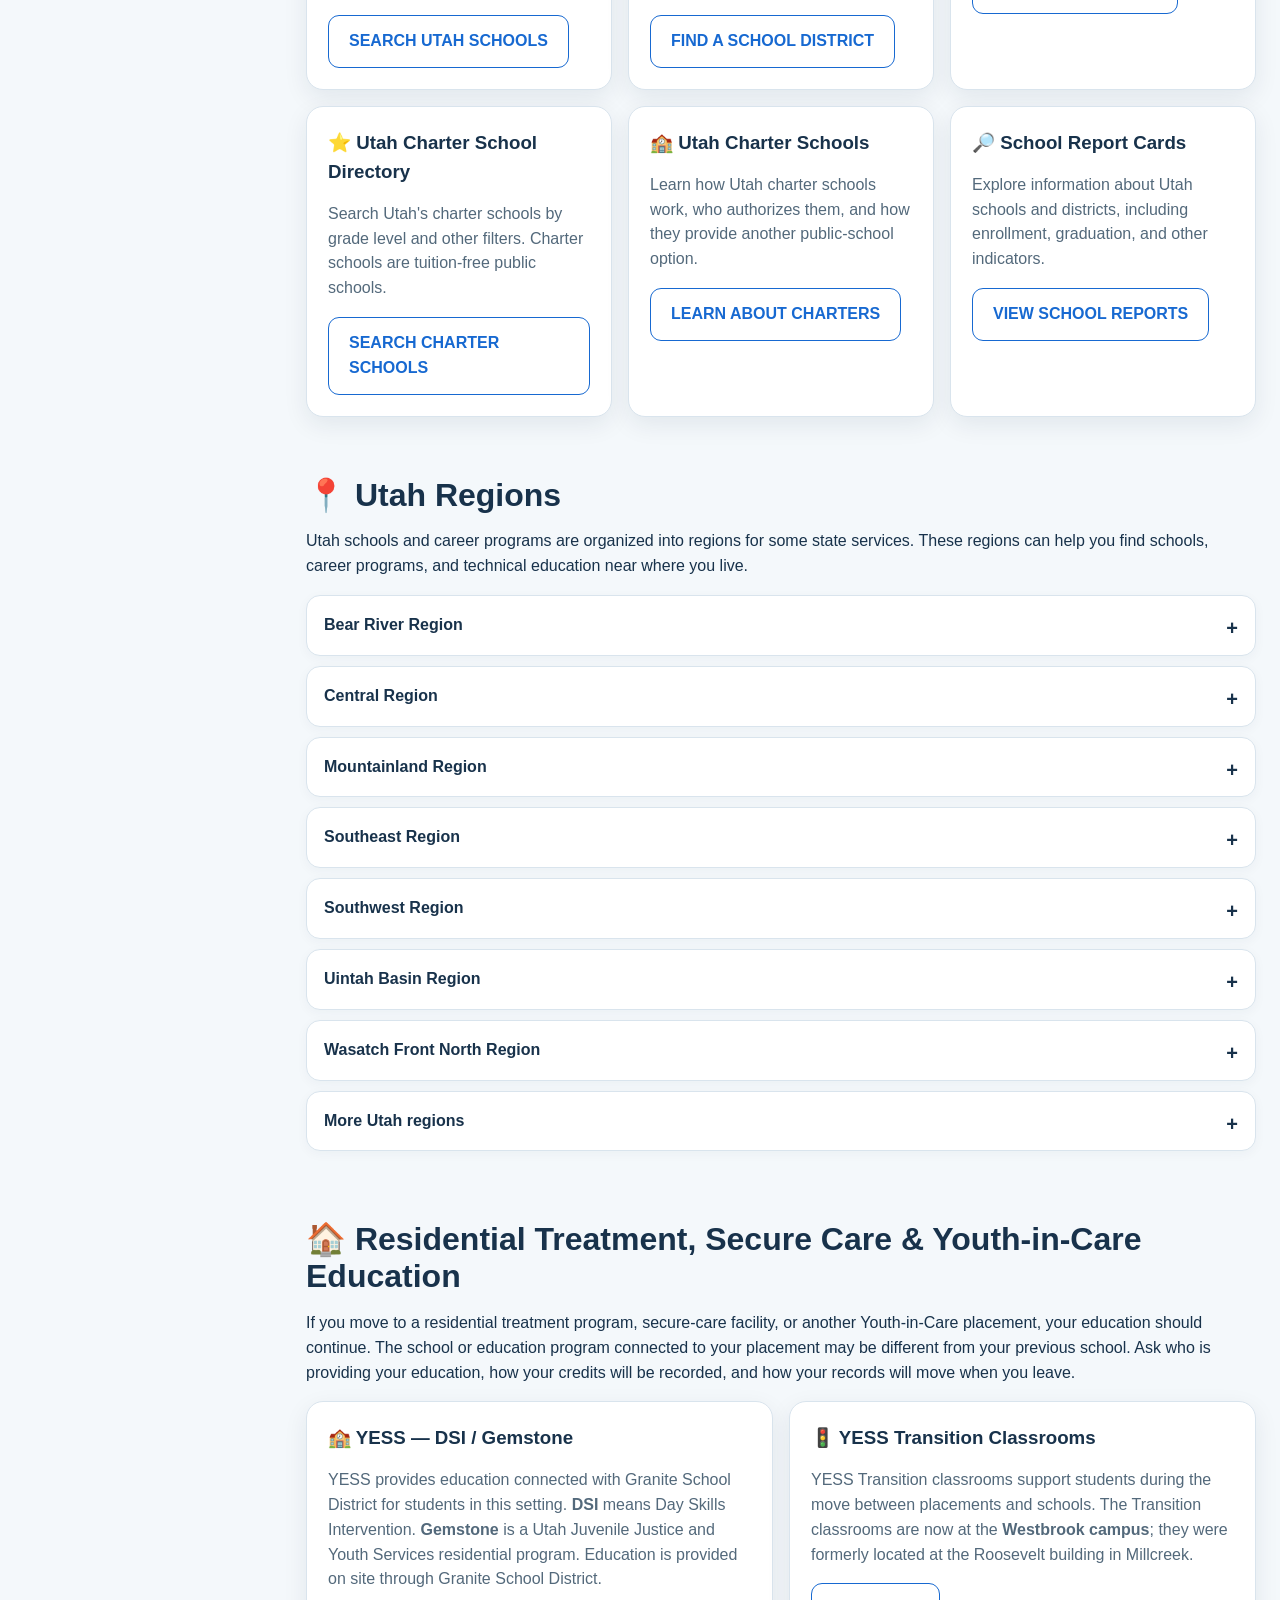
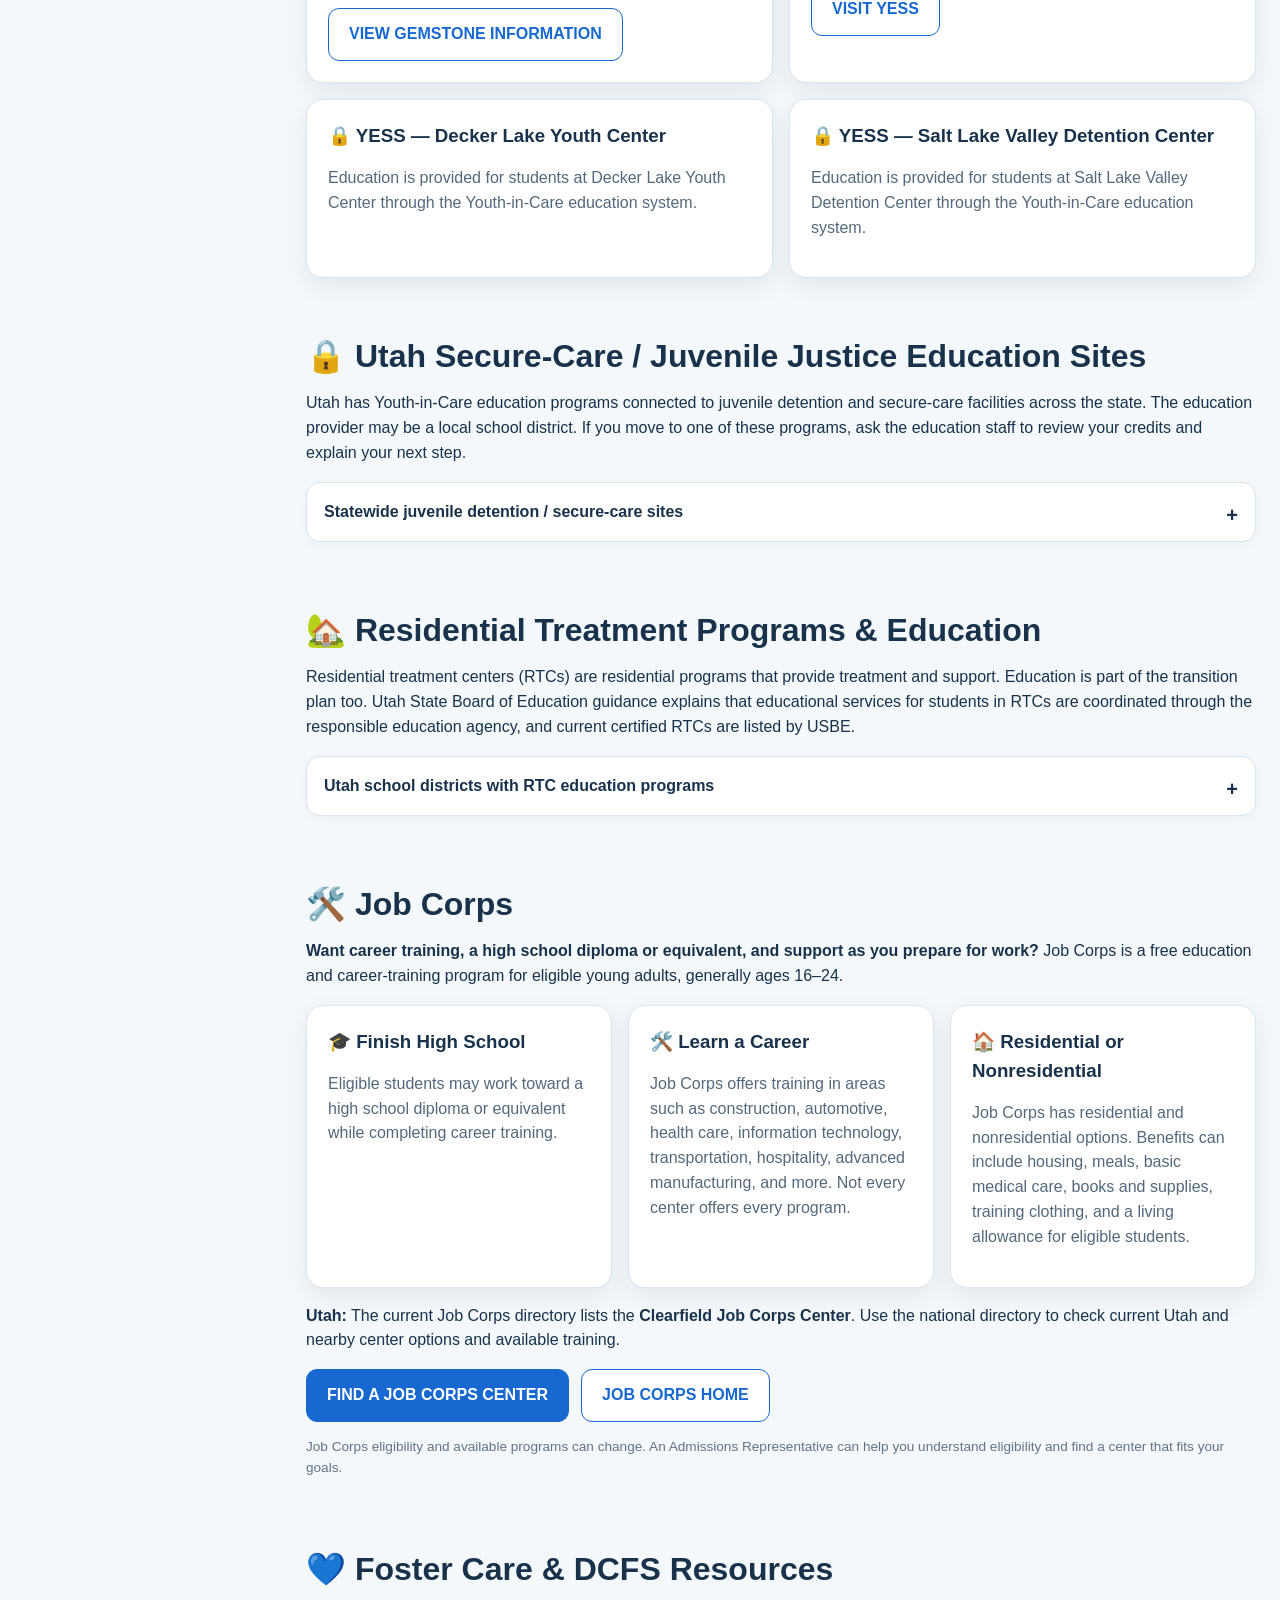
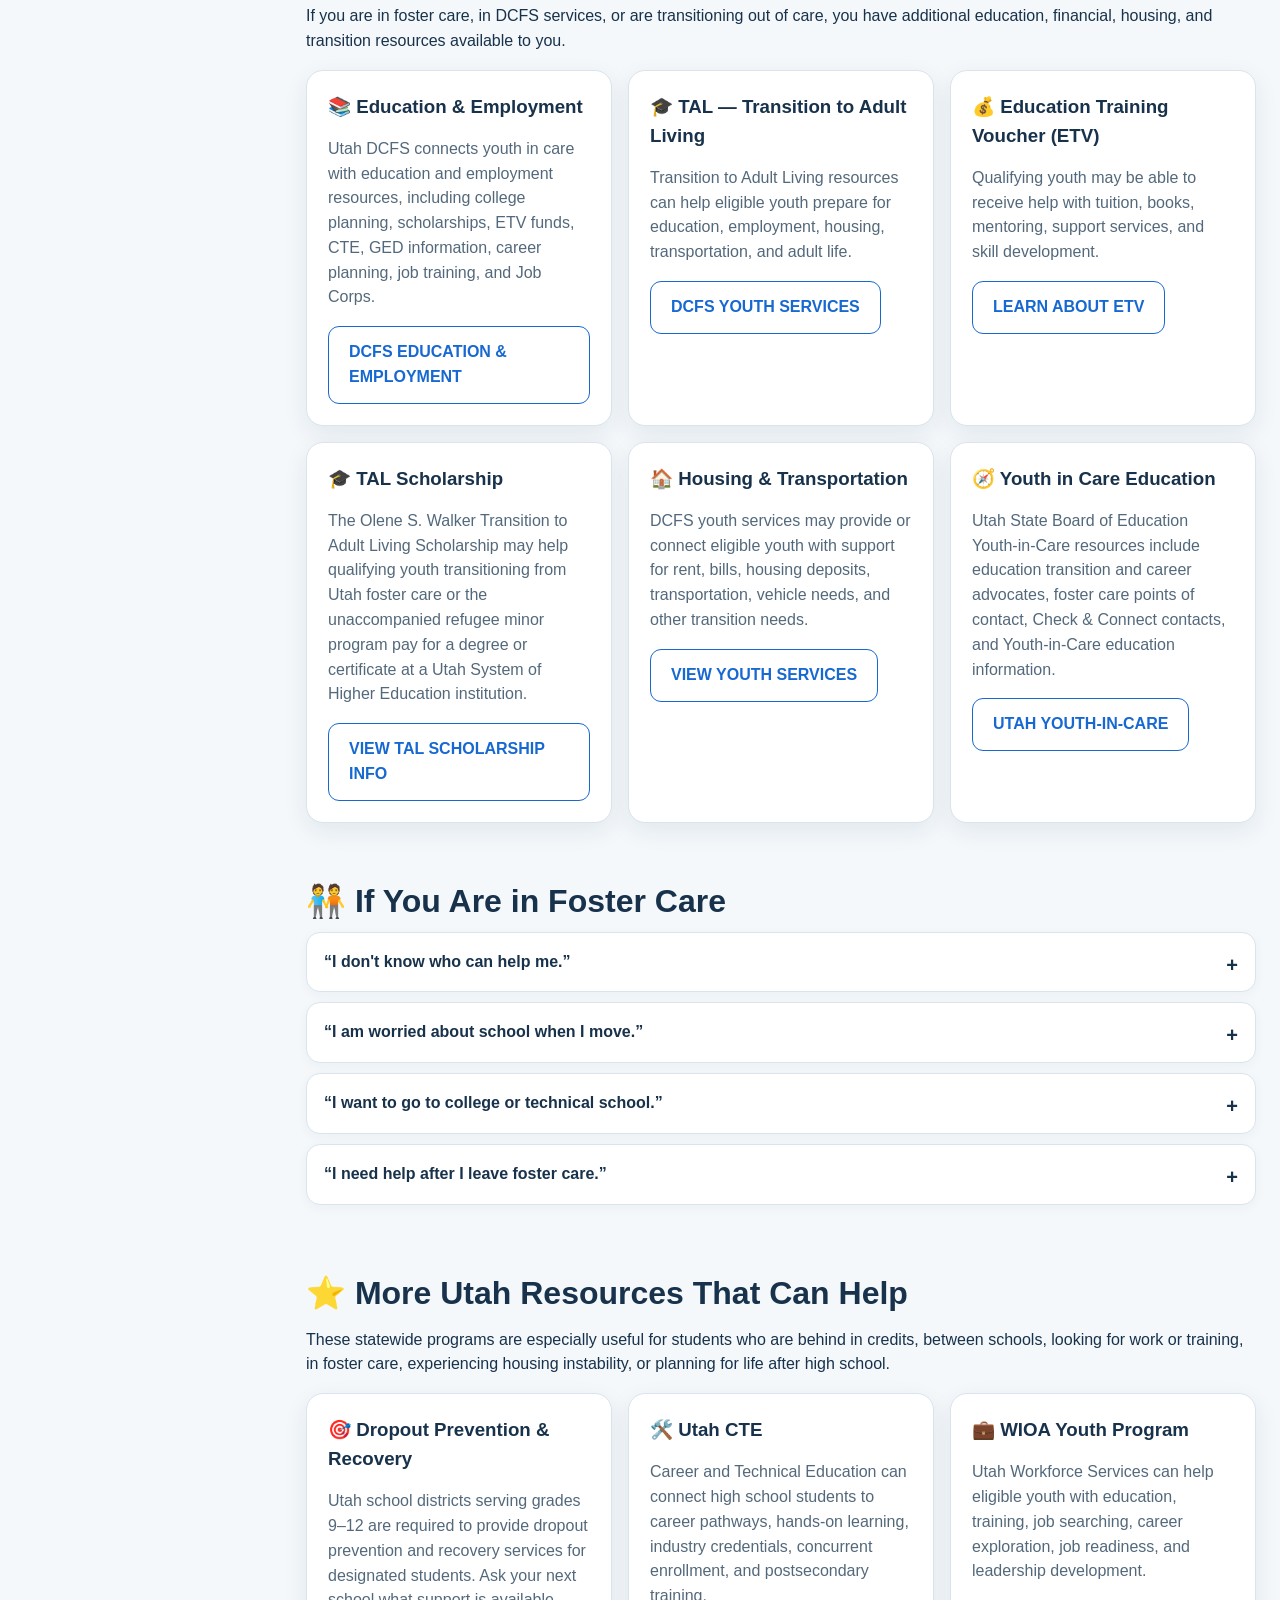
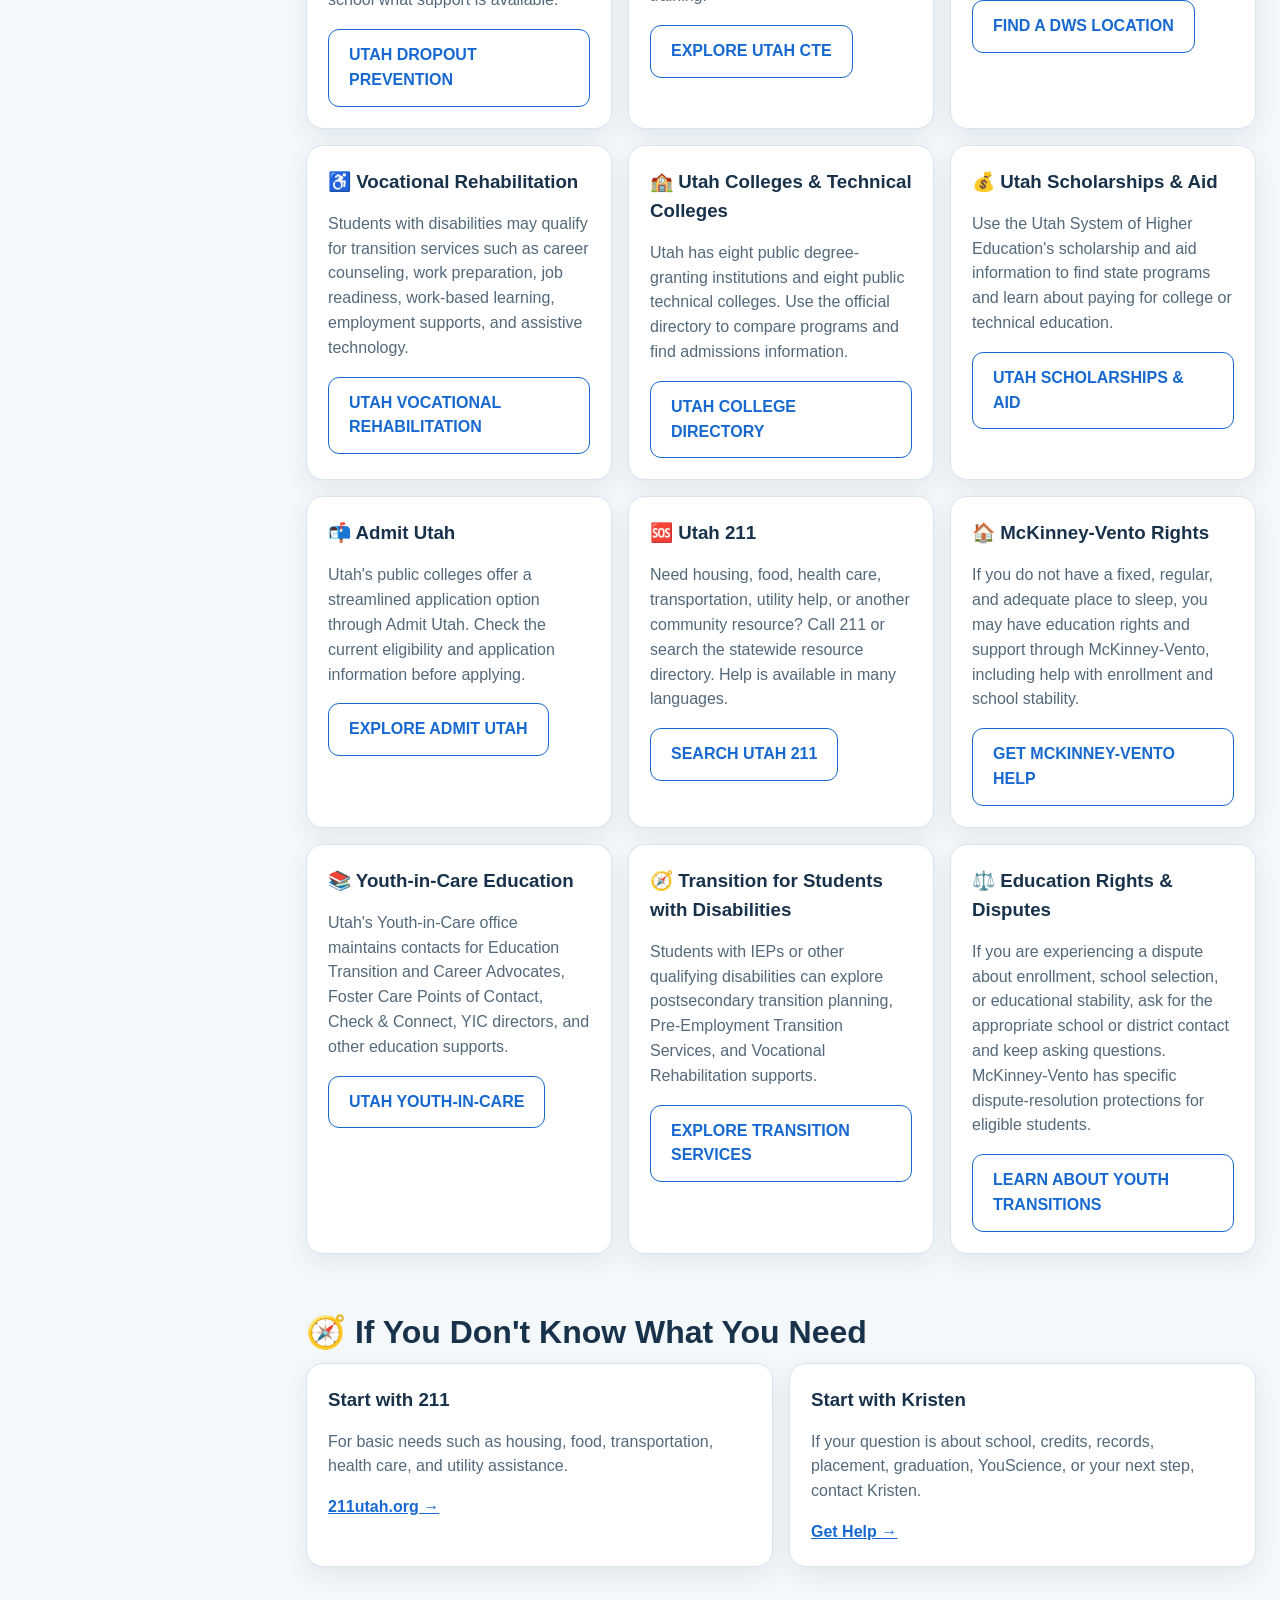
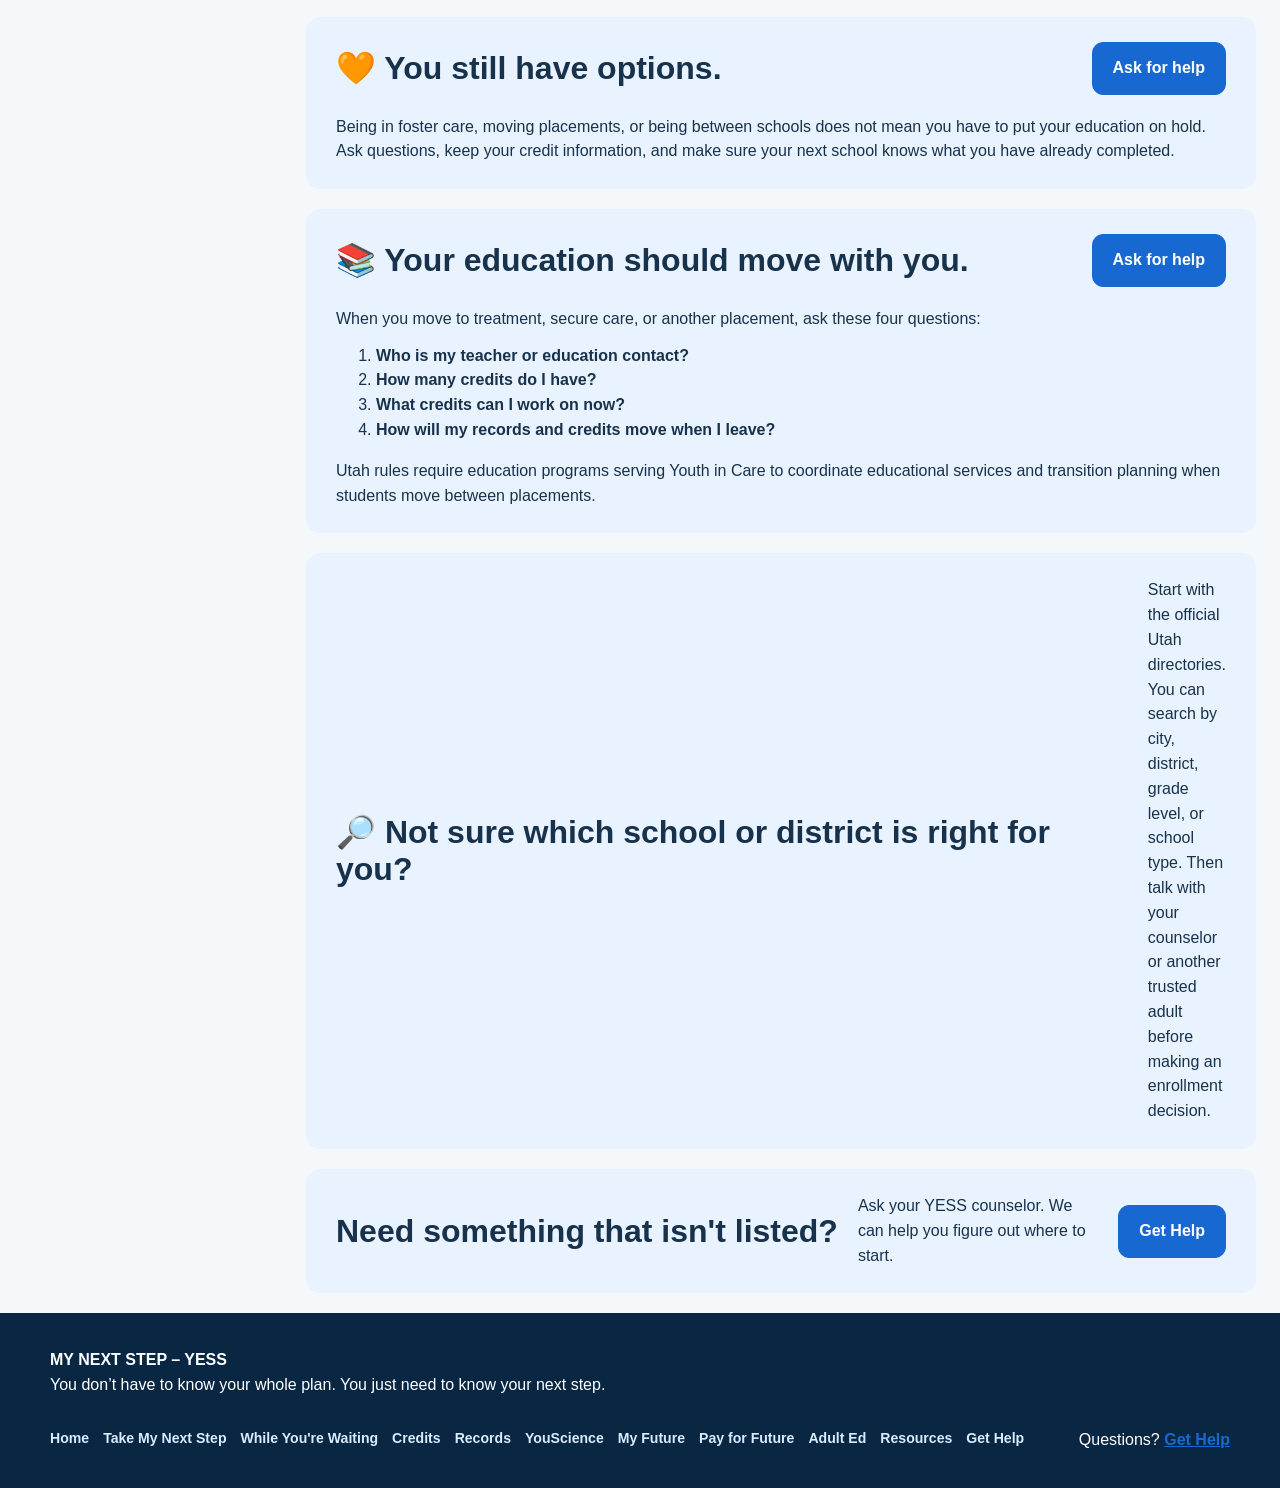
<file: resources.html>
<!doctype html><html lang="en"><head><meta charset="utf-8"><meta name="viewport" content="width=device-width,initial-scale=1"><title>Resources | My Next Step – YESS</title><link rel="stylesheet" href="style.css">
<link rel="icon" type="image/png" href="favicon.png">
<meta name="description" content="Housing, food, transportation, financial help, and other community and statewide resources for students.">
<meta property="og:site_name" content="My Next Step – YESS">
<meta property="og:title" content="Resources | My Next Step – YESS">
<meta property="og:description" content="Housing, food, transportation, financial help, and other community and statewide resources for students.">
<meta property="og:type" content="website">
<meta property="og:url" content="https://ktaylordac.github.io/my-next-step-yess/resources.html">
<meta property="og:image" content="https://ktaylordac.github.io/my-next-step-yess/yess-logo.png">
</head><body>
<header><div class="nav"><a class="brand" href="index.html" aria-label="My Next Step – YESS home"><img src="yess-logo.png" alt="Youth Educational Support School (YESS)" class="brand-logo"><div class="brand-content"><span class="brand-title">My Next Step</span><span class="brand-subtitle">YESS Student Transition Hub</span></div></a><button class="nav-toggle" type="button" aria-label="Toggle menu" aria-expanded="false" aria-controls="primary-nav">☰</button><nav class="navlinks" id="primary-nav" aria-label="Main navigation"><a href="index.html">Home</a><a href="transition.html">Take My Next Step</a><a href="waiting.html">While You're Waiting</a><a href="credits.html">Credits</a><a href="records.html">Records</a><a href="youscience.html">YouScience</a><a href="future.html">My Future</a><a href="pay-for-future.html">Pay for Future</a><a href="adult-education.html">Adult Ed</a><a class="active" aria-current="page" href="resources.html">Resources</a><a class="help-btn" href="help.html">❓ HAVE QUESTIONS?</a></nav></div></header>
<main>
<div class="page-hero"><div class="eyebrow">HELP OUTSIDE OF SCHOOL</div><h1>🧰 Resources</h1><p>You may need more than school help. Use these categories to find support.</p></div>
<div class="resources-layout">
<nav class="toc" aria-label="Page sections">
<button class="toc-toggle" type="button" aria-expanded="false" aria-controls="toc-list">📑 On This Page</button>
<ul class="toc-list" id="toc-list">
<li><a href="#quick-categories">🗂️ Quick Categories</a></li>
<li><a href="#important-school-supports">⭐ Important School Supports</a></li>
<li><a href="#find-a-school-in-utah">🏫 Find a School in Utah</a></li>
<li><a href="#utah-regions">📍 Utah Regions</a></li>
<li><a href="#residential-treatment-secure-care">🏠 Residential Treatment, Secure Care & Youth-in-Care Education</a></li>
<li><a href="#secure-care-juvenile-justice-sites">🔒 Utah Secure-Care / Juvenile Justice Education Sites</a></li>
<li><a href="#residential-treatment-programs">🏡 Residential Treatment Programs & Education</a></li>
<li><a href="#job-corps">🛠️ Job Corps</a></li>
<li><a href="#foster-care-dcfs-resources">💙 Foster Care & DCFS Resources</a></li>
<li><a href="#if-you-are-in-foster-care">🧑‍🤝‍🧑 If You Are in Foster Care</a></li>
<li><a href="#more-utah-resources">⭐ More Utah Resources That Can Help</a></li>
<li><a href="#if-you-dont-know-what-you-need">🧭 If You Don't Know What You Need</a></li>
</ul>
</nav>
<div class="resources-body">
<section id="quick-categories"><h2>🗂️ Quick Categories</h2><p>Open a category to see local and statewide places to start. Call first when you can: hours, eligibility, and available supplies can change.</p><div class="card-grid three"><details><summary>🏠 Housing & a Safe Place to Stay</summary><h3>Volunteers of America Utah Youth Resource Center</h3><p>For young people ages 15–22 who are experiencing homelessness or housing instability. Get help with a safe place to be, basic needs, housing navigation, and case management.</p><p><b>Address:</b> 888 S. 400 W., Salt Lake City, UT 84101<br><b>Phone:</b> <a href="tel:8013647765">801-364-7765</a><br><b>Website:</b> <a href="https://www.voaut.org/youth-resource-center/" target="_blank" rel="noopener">voaut.org/youth-resource-center</a></p><h3>Utah 211 Housing Search</h3><p>Use this statewide directory to find shelter, rent help, youth housing, and other housing resources close to where you are in Utah.</p><p><b>Address:</b> Statewide service (online and by phone)<br><b>Phone:</b> <a href="tel:211">211</a><br><b>Website:</b> <a href="https://211utah.org/" target="_blank" rel="noopener">211utah.org</a></p></details><details><summary>🍎 Food Assistance</summary><h3>Utah Food Bank</h3><p>Find a nearby food pantry or mobile pantry. The food bank can connect you with local partners throughout Salt Lake County and Utah.</p><p><b>Address:</b> 3150 S. 900 W., Salt Lake City, UT 84119<br><b>Phone:</b> <a href="tel:8019782452">801-978-2452</a><br><b>Website:</b> <a href="https://www.utahfoodbank.org/" target="_blank" rel="noopener">utahfoodbank.org</a></p><h3>Utah Department of Workforce Services — Food Benefits</h3><p>Apply for SNAP food benefits and ask about other family supports. A parent, guardian, or trusted adult can help you apply if needed.</p><p><b>Address:</b> 720 S. 200 E., Salt Lake City, UT 84111<br><b>Phone:</b> <a href="tel:8665263663">866-526-3663</a><br><b>Website:</b> <a href="https://jobs.utah.gov/customereducation/services/foodstamps.html" target="_blank" rel="noopener">jobs.utah.gov — SNAP</a></p></details><details><summary>🚌 UTA & Transportation</summary><h3>Utah Transit Authority (UTA)</h3><p>Plan a bus, TRAX, FrontRunner, or paratransit trip. Ask about fare programs and reduced-fare eligibility before you ride.</p><p><b>Address:</b> 669 W. 200 S., Salt Lake City, UT 84101<br><b>Phone:</b> <a href="tel:8017433882">801-RIDE-UTA (801-743-3882)</a><br><b>Website:</b> <a href="https://www.rideuta.com/" target="_blank" rel="noopener">rideuta.com</a></p><h3>DCFS Transition to Adult Living (TAL)</h3><p>Eligible young people transitioning from foster care may be able to get help with transportation and other adult-living needs. Ask your caseworker or TAL coordinator.</p><p><b>Address:</b> 195 N. 1950 W., Salt Lake City, UT 84116<br><b>Phone:</b> <a href="tel:8015384100">801-538-4100</a><br><b>Website:</b> <a href="https://dcfs.utah.gov/services/youth-services/" target="_blank" rel="noopener">dcfs.utah.gov/youth-services</a></p></details><details><summary>💼 Jobs & Employment</summary><h3>Department of Workforce Services — Salt Lake Employment Center</h3><p>Get help with job searching, resumes, training, apprenticeships, unemployment questions, and WIOA Youth services for eligible young people.</p><p><b>Address:</b> 720 S. 200 E., Salt Lake City, UT 84111<br><b>Phone:</b> <a href="tel:8015260950">801-526-0950</a><br><b>Website:</b> <a href="https://jobs.utah.gov/" target="_blank" rel="noopener">jobs.utah.gov</a></p><h3>Utah Vocational Rehabilitation (USOR)</h3><p>Students with disabilities can ask about career counseling, work experience, job preparation, assistive technology, and transition support.</p><p><b>Address:</b> 150 N. 1950 W., Salt Lake City, UT 84116<br><b>Phone:</b> <a href="tel:8018879500">801-887-9500</a><br><b>Website:</b> <a href="https://jobs.utah.gov/usor/" target="_blank" rel="noopener">jobs.utah.gov/usor</a></p></details><details><summary>🪪 ID & Important Documents</summary><h3>Utah Driver License Division — Taylorsville</h3><p>Get a Utah ID card or driver license. Check the document list online before your visit; a school or caseworker may be able to help you gather proof of identity and residency.</p><p><b>Address:</b> 4501 S. 2700 W., Taylorsville, UT 84129<br><b>Phone:</b> <a href="tel:8019654437">801-965-4437</a><br><b>Website:</b> <a href="https://dld.utah.gov/" target="_blank" rel="noopener">dld.utah.gov</a></p><h3>Utah Office of Vital Records and Statistics</h3><p>Order or replace a Utah birth certificate. Review the identification rules and fees online before you go.</p><p><b>Address:</b> 288 N. 1460 W., Salt Lake City, UT 84116<br><b>Phone:</b> <a href="tel:8015386105">801-538-6105</a><br><b>Website:</b> <a href="https://vitalrecords.utah.gov/" target="_blank" rel="noopener">vitalrecords.utah.gov</a></p></details><details><summary>❤️ Health, Counseling & Community Support</summary><h3>Fourth Street Clinic</h3><p>Provides medical care, behavioral health support, dental care, case management, and other services for people experiencing homelessness.</p><p><b>Address:</b> 409 W. 400 S., Salt Lake City, UT 84101<br><b>Phone:</b> <a href="tel:8013640058">801-364-0058</a><br><b>Website:</b> <a href="https://fourthstreetclinic.org/" target="_blank" rel="noopener">fourthstreetclinic.org</a></p><h3>988 Suicide & Crisis Lifeline</h3><p>Call, text, or chat any time if you are in emotional distress, worried about yourself, or worried about someone else. You do not have to handle a crisis alone.</p><p><b>Address:</b> Nationwide 24/7 service (phone, text, and chat)<br><b>Phone:</b> <a href="tel:988">988</a><br><b>Website:</b> <a href="https://988lifeline.org/" target="_blank" rel="noopener">988lifeline.org</a></p></details><details><summary>💰 Financial & Basic-Needs Help</summary><h3>Department of Workforce Services — Financial Assistance</h3><p>Ask about cash assistance, SNAP, child care, Medicaid, and other benefits. The online screening tool can help your household see what to apply for.</p><p><b>Address:</b> 720 S. 200 E., Salt Lake City, UT 84111<br><b>Phone:</b> <a href="tel:8665263663">866-526-3663</a><br><b>Website:</b> <a href="https://jobs.utah.gov/customereducation/services/" target="_blank" rel="noopener">jobs.utah.gov — services</a></p><h3>Utah 211</h3><p>Talk with a resource specialist or search for utility help, rent help, food, health care, and other local services anywhere in Utah.</p><p><b>Address:</b> Statewide service (online and by phone)<br><b>Phone:</b> <a href="tel:211">211</a><br><b>Website:</b> <a href="https://211utah.org/" target="_blank" rel="noopener">211utah.org</a></p></details><details><summary>👕 Clothing & School Basics</summary><h3>Granite Education Foundation</h3><p>Granite students and families can ask their school counselor, social worker, or family engagement contact for help with food, clothing, hygiene items, school supplies, and other basic needs. Granite School District employees can also work with the foundation to request support for students or their school.</p><p>Individuals who want to help can use the foundation website to donate, volunteer, or learn how to support a Granite school or district program.</p><p><b>Website:</b> <a href="https://granitekids.org/" target="_blank" rel="noopener">Granite Education Foundation</a></p><h3>Volunteers of America Utah Youth Resource Center</h3><p>Young people ages 15–22 can ask about clothing, showers, laundry, meals, mail, and help connecting to housing and other services.</p><p><b>Address:</b> 888 S. 400 W., Salt Lake City, UT 84101<br><b>Phone:</b> <a href="tel:8013647765">801-364-7765</a><br><b>Website:</b> <a href="https://www.voaut.org/youth-resource-center/" target="_blank" rel="noopener">VOA Utah Youth Resource Center</a></p></details><details><summary>📚 Education, TAL & Foster-Care Supports</summary><h3>DCFS Transition to Adult Living (TAL) and Education Training Vouchers (ETV)</h3><p>Eligible youth in or transitioning from foster care can get help planning for housing, jobs, transportation, college, technical training, scholarships, and ETV support. Ask about a TAL coordinator and Education Training Advocate (ETA).</p><p><b>Address:</b> 195 N. 1950 W., Salt Lake City, UT 84116<br><b>Phone:</b> <a href="tel:8015384100">801-538-4100</a><br><b>Website:</b> <a href="https://dcfs.utah.gov/services/youth-services/education-employment/" target="_blank" rel="noopener">DCFS education & employment</a></p><h3>Utah Youth-in-Care Education</h3><p>Find Education Transition and Career Advocates (ETCAs), Check &amp; Connect mentors, foster-care school contacts, and education support when you move between schools or placements.</p><p><b>Address:</b> Utah State Board of Education, 250 E. 500 S., Salt Lake City, UT 84111<br><b>Phone:</b> <a href="tel:8015387500">801-538-7500</a><br><b>Website:</b> <a href="https://schools.utah.gov/yic" target="_blank" rel="noopener">schools.utah.gov/yic</a></p><h3>1999 Collective and Milestone Transitional Living</h3><p>Ask Utah 211 or your DCFS/TAL worker for the current contact, eligibility, and location for these youth and young-adult transition resources. Programs can change locations or have limited openings, so call before traveling.</p><p><b>Address:</b> Referral needed; ask for the current local location<br><b>Phone:</b> <a href="tel:211">211</a> or your DCFS/TAL worker<br><b>Website:</b> <a href="https://211utah.org/" target="_blank" rel="noopener">211utah.org</a></p></details></div></section>
<section>
<h2 id="important-school-supports">⭐ Important School Supports</h2>
<p>These programs may be especially helpful for students and families during school transitions.</p>
<details><summary>💳 Fee Waiver</summary>
<p>Qualifying students may be able to have certain school fees waived. Granite School District information says families generally have 30 school days from the first day of school to apply; students who enroll after the year begins generally have 30 school days from registration. A family experiencing a qualifying financial emergency generally has 30 school days from the event to apply.</p>
<p>Supporting income documentation may be required. Apply through the parent portal during registration or use the Utah State Board of Education school-fee information and forms.</p>
<a class="btn secondary" href="https://schools.utah.gov/schoolfees" target="_blank" rel="noopener">UTAH SCHOOL FEE WAIVER</a>
<a class="btn secondary" href="https://www.graniteschools.org/infosystems/forms/" target="_blank" rel="noopener">PARENT PORTAL FORM INSTRUCTIONS</a>
</details>
<details><summary>🍎 Free or Reduced-Price School Meals</summary>
<p>If you qualify, you can apply for free or reduced-price school meals.</p>
<a class="btn secondary" href="https://www.myschoolapps.com/" target="_blank" rel="noopener">APPLY FOR SCHOOL MEALS</a>
</details>
<details><summary>🏠 McKinney-Vento: Housing Instability Support</summary>
<p>McKinney-Vento helps protect educational stability for students who do not have a fixed, regular, and adequate nighttime residence. It can support enrollment and school stability and may connect students with resources such as school supplies, clothing, fee waivers, and meals.</p>
<a class="btn secondary" href="https://www.graniteschools.org/familyengagement/homeless-education-mckinney-vento-assistance/" target="_blank" rel="noopener">MCKINNEY-VENTO ASSISTANCE</a>
</details>
</section>
<section>
<h2 id="find-a-school-in-utah">🏫 Find a School in Utah</h2>
<p>Looking for a school outside Granite? Use the official Utah directories to find school districts, individual schools, charter schools, and school information across the state.</p>

<div class="card-grid three">
<div class="card"><h3>🗺️ Utah School & District Directory</h3>
<p>Search Utah public schools by district or local education agency (LEA). You can filter by location and school information.</p>
<a class="btn secondary" href="https://www.schools.utah.gov/schoolsdirectory" target="_blank" rel="noopener">SEARCH UTAH SCHOOLS</a>
</div>

<div class="card"><h3>🏢 Utah School District Directory</h3>
<p>Find school districts, district websites, phone numbers, addresses, and other contact information.</p>
<a class="btn secondary" href="https://www.schools.utah.gov/schooldistricts" target="_blank" rel="noopener">FIND A SCHOOL DISTRICT</a>
</div>

<div class="card"><h3>📊 Compare Utah Schools</h3>
<p>Use Utah's school report and comparison tools to learn more about schools and districts.</p>
<a class="btn secondary" href="https://schools.utah.gov/parent/dataschoollookupeducatorlookupcalendars" target="_blank" rel="noopener">COMPARE SCHOOLS</a>
</div>

<div class="card"><h3>⭐ Utah Charter School Directory</h3>
<p>Search Utah's charter schools by grade level and other filters. Charter schools are tuition-free public schools.</p>
<a class="btn secondary" href="https://ucap.schools.utah.gov/ContactDirectory/Index" target="_blank" rel="noopener">SEARCH CHARTER SCHOOLS</a>
</div>

<div class="card"><h3>🏫 Utah Charter Schools</h3>
<p>Learn how Utah charter schools work, who authorizes them, and how they provide another public-school option.</p>
<a class="btn secondary" href="https://schools.utah.gov/charterschools/" target="_blank" rel="noopener">LEARN ABOUT CHARTERS</a>
</div>

<div class="card"><h3>🔎 School Report Cards</h3>
<p>Explore information about Utah schools and districts, including enrollment, graduation, and other indicators.</p>
<a class="btn secondary" href="https://reportcard.schools.utah.gov/" target="_blank" rel="noopener">VIEW SCHOOL REPORTS</a>
</div>
</div>
</section>

<section>
<h2 id="utah-regions">📍 Utah Regions</h2>
<p>Utah schools and career programs are organized into regions for some state services. These regions can help you find schools, career programs, and technical education near where you live.</p>
<details><summary>Bear River Region</summary><p>Includes schools and programs in the Box Elder, Cache, Logan City, Rich, and surrounding areas.</p></details>
<details><summary>Central Region</summary><p>Includes Juab, Millard, North Sanpete, Piute, Sevier, South Sanpete, Tintic, Wayne, and surrounding areas.</p></details>
<details><summary>Mountainland Region</summary><p>Includes Alpine, Nebo, North Summit, Park City, Provo, South Summit, Wasatch, and surrounding areas.</p></details>
<details><summary>Southeast Region</summary><p>Includes Carbon, Emery, Grand, San Juan, and surrounding areas.</p></details>
<details><summary>Southwest Region</summary><p>Includes Beaver, Garfield, Iron, Kane, Washington, and surrounding areas.</p></details>
<details><summary>Uintah Basin Region</summary><p>Includes Daggett, Duchesne, Uintah, and surrounding areas.</p></details>
<details><summary>Wasatch Front North Region</summary><p>Includes Davis, Morgan, and surrounding areas.</p></details>
<details><summary>More Utah regions</summary><p>Use the official Utah State Board of Education region directory for the current regional list and contacts.</p><a class="btn secondary" href="https://schools.utah.gov/cte/pathways/regioncontacts" target="_blank" rel="noopener">VIEW UTAH REGION CONTACTS</a></details>
</section>


<section>
<h2 id="residential-treatment-secure-care">🏠 Residential Treatment, Secure Care & Youth-in-Care Education</h2>
<p>If you move to a residential treatment program, secure-care facility, or another Youth-in-Care placement, your education should continue. The school or education program connected to your placement may be different from your previous school. Ask who is providing your education, how your credits will be recorded, and how your records will move when you leave.</p>

<div class="card-grid two">
<div class="card">
<h3>🏫 YESS — DSI / Gemstone</h3>
<p>YESS provides education connected with Granite School District for students in this setting. <b>DSI</b> means Day Skills Intervention. <b>Gemstone</b> is a Utah Juvenile Justice and Youth Services residential program. Education is provided on site through Granite School District.</p>
<a class="btn secondary" href="https://jjys.utah.gov/services/gemstone/" target="_blank" rel="noopener">VIEW GEMSTONE INFORMATION</a>
</div>

<div class="card">
<h3>🚦 YESS Transition Classrooms</h3>
<p>YESS Transition classrooms support students during the move between placements and schools. The Transition classrooms are now at the <b>Westbrook campus</b>; they were formerly located at the Roosevelt building in Millcreek.</p>
<a class="btn secondary" href="https://schools.graniteschools.org/yess/" target="_blank" rel="noopener">VISIT YESS</a>
</div>

<div class="card">
<h3>🔒 YESS — Decker Lake Youth Center</h3>
<p>Education is provided for students at Decker Lake Youth Center through the Youth-in-Care education system.</p>
</div>

<div class="card">
<h3>🔒 YESS — Salt Lake Valley Detention Center</h3>
<p>Education is provided for students at Salt Lake Valley Detention Center through the Youth-in-Care education system.</p>
</div>
</div>
</section>

<section>
<h2 id="secure-care-juvenile-justice-sites">🔒 Utah Secure-Care / Juvenile Justice Education Sites</h2>
<p>Utah has Youth-in-Care education programs connected to juvenile detention and secure-care facilities across the state. The education provider may be a local school district. If you move to one of these programs, ask the education staff to review your credits and explain your next step.</p>
<details><summary>Statewide juvenile detention / secure-care sites</summary>
<ul>
<li>Cache Valley Youth Center — Logan School District</li>
<li>Canyonlands Youth Home — San Juan School District</li>
<li>Castle Country Youth Center — Carbon School District</li>
<li>Central Utah Youth Center — Sevier School District</li>
<li>Decker Lake Youth Center — Granite School District</li>
<li>Dixie Area Detention Center — Washington School District</li>
<li>Farmington Bay Youth Center — Davis School District</li>
<li>Mill Creek Youth Center — Ogden School District</li>
<li>New Hope Behavior Center — Washington School District</li>
<li>Salt Lake Valley Detention Center — Granite School District</li>
<li>Slate Canyon Youth Center — Provo School District</li>
<li>Southwest Utah Youth Center — Iron School District</li>
<li>Split Mountain Youth Center — Uintah School District</li>
<li>Weber Valley Youth Detention Center — Ogden School District</li>
</ul>
<a class="btn secondary" href="https://schools.utah.gov/yic" target="_blank" rel="noopener">UTAH YOUTH-IN-CARE EDUCATION</a>
</details>
</section>

<section>
<h2 id="residential-treatment-programs">🏡 Residential Treatment Programs & Education</h2>
<p>Residential treatment centers (RTCs) are residential programs that provide treatment and support. Education is part of the transition plan too. Utah State Board of Education guidance explains that educational services for students in RTCs are coordinated through the responsible education agency, and current certified RTCs are listed by USBE.</p>
<details><summary>Utah school districts with RTC education programs</summary>
<ul>
<li>Alpine School District</li>
<li>Box Elder School District</li>
<li>Davis School District</li>
<li>Granite School District</li>
<li>Iron School District</li>
<li>Jordan School District</li>
<li>Murray School District</li>
<li>Nebo School District</li>
<li>North Sanpete School District</li>
<li>Salt Lake School District</li>
<li>South Sanpete School District</li>
<li>Tooele School District</li>
<li>Provo School District — State Hospital Pediatric Unit</li>
</ul>
<p><b>Important:</b> This list identifies districts with RTC education codes/programs. It is not a list of every residential treatment provider in Utah. A student's educational placement depends on the specific facility, district, placement, and individual circumstances.</p>
<a class="btn secondary" href="https://www.schools.utah.gov/specialeducation/programs/compliance" target="_blank" rel="noopener">VIEW CURRENT CERTIFIED RTC LIST</a>
</details>
</section>


<section>
<h2 id="job-corps">🛠️ Job Corps</h2>
<p><b>Want career training, a high school diploma or equivalent, and support as you prepare for work?</b> Job Corps is a free education and career-training program for eligible young adults, generally ages 16–24.</p>
<div class="card-grid three">
<div class="card"><h3>🎓 Finish High School</h3><p>Eligible students may work toward a high school diploma or equivalent while completing career training.</p></div>
<div class="card"><h3>🛠️ Learn a Career</h3><p>Job Corps offers training in areas such as construction, automotive, health care, information technology, transportation, hospitality, advanced manufacturing, and more. Not every center offers every program.</p></div>
<div class="card"><h3>🏠 Residential or Nonresidential</h3><p>Job Corps has residential and nonresidential options. Benefits can include housing, meals, basic medical care, books and supplies, training clothing, and a living allowance for eligible students.</p></div>
</div>
<p><b>Utah:</b> The current Job Corps directory lists the <b>Clearfield Job Corps Center</b>. Use the national directory to check current Utah and nearby center options and available training.</p>
<div class="buttons">
<a class="btn primary" href="https://www.jobcorps.gov/explore" target="_blank" rel="noopener">FIND A JOB CORPS CENTER</a>
<a class="btn secondary" href="https://www.jobcorps.gov/" target="_blank" rel="noopener">JOB CORPS HOME</a>
</div>
<p class="small">Job Corps eligibility and available programs can change. An Admissions Representative can help you understand eligibility and find a center that fits your goals.</p>
</section>

<section>
<h2 id="foster-care-dcfs-resources">💙 Foster Care & DCFS Resources</h2>
<p>If you are in foster care, in DCFS services, or are transitioning out of care, you have additional education, financial, housing, and transition resources available to you.</p>

<div class="card-grid three">
<div class="card"><h3>📚 Education & Employment</h3><p>Utah DCFS connects youth in care with education and employment resources, including college planning, scholarships, ETV funds, CTE, GED information, career planning, job training, and Job Corps.</p><a class="btn secondary" href="https://dcfs.utah.gov/services/youth-services/education-employment/" target="_blank" rel="noopener">DCFS EDUCATION & EMPLOYMENT</a></div>
<div class="card"><h3>🎓 TAL — Transition to Adult Living</h3><p>Transition to Adult Living resources can help eligible youth prepare for education, employment, housing, transportation, and adult life.</p><a class="btn secondary" href="https://dcfs.utah.gov/services/youth-services/" target="_blank" rel="noopener">DCFS YOUTH SERVICES</a></div>
<div class="card"><h3>💰 Education Training Voucher (ETV)</h3><p>Qualifying youth may be able to receive help with tuition, books, mentoring, support services, and skill development.</p><a class="btn secondary" href="https://dcfs.utah.gov/services/youth-services/education-employment/" target="_blank" rel="noopener">LEARN ABOUT ETV</a></div>
<div class="card"><h3>🎓 TAL Scholarship</h3><p>The Olene S. Walker Transition to Adult Living Scholarship may help qualifying youth transitioning from Utah foster care or the unaccompanied refugee minor program pay for a degree or certificate at a Utah System of Higher Education institution.</p><a class="btn secondary" href="https://dcfs.utah.gov/services/youth-services/education-employment/" target="_blank" rel="noopener">VIEW TAL SCHOLARSHIP INFO</a></div>
<div class="card"><h3>🏠 Housing & Transportation</h3><p>DCFS youth services may provide or connect eligible youth with support for rent, bills, housing deposits, transportation, vehicle needs, and other transition needs.</p><a class="btn secondary" href="https://dcfs.utah.gov/services/youth-services/" target="_blank" rel="noopener">VIEW YOUTH SERVICES</a></div>
<div class="card"><h3>🧭 Youth in Care Education</h3><p>Utah State Board of Education Youth-in-Care resources include education transition and career advocates, foster care points of contact, Check & Connect contacts, and Youth-in-Care education information.</p><a class="btn secondary" href="https://schools.utah.gov/yic" target="_blank" rel="noopener">UTAH YOUTH-IN-CARE</a></div>
</div>
</section>

<section>
<h2 id="if-you-are-in-foster-care">🧑‍🤝‍🧑 If You Are in Foster Care</h2>
<details><summary>“I don't know who can help me.”</summary>
<p>Ask your caseworker, foster parent/guardian, school counselor, Education Training Advocate, or Youth-in-Care contact. You can also ask Kristen at YESS for help finding the right person.</p>
</details>
<details><summary>“I am worried about school when I move.”</summary>
<p>Ask who your new school counselor is, where your records are going, how many credits you have, and what your next education plan will be. Utah Youth-in-Care rules require education programs to support educational continuity when students move between placements.</p>
</details>
<details><summary>“I want to go to college or technical school.”</summary>
<p>Ask about FAFSA, scholarships, ETV funds, the TAL Scholarship, and Utah college or career-training programs. DCFS maintains education and employment resources specifically for youth transitioning from care.</p>
</details>
<details><summary>“I need help after I leave foster care.”</summary>
<p>Ask about Transition to Adult Living (TAL) services and your local TAL coordinator. DCFS lists current regional contacts on its Youth Services page.</p>
<a class="btn secondary" href="https://dcfs.utah.gov/services/youth-services/" target="_blank" rel="noopener">FIND A TAL COORDINATOR</a>
</details>
</section>


<section>
<h2 id="more-utah-resources">⭐ More Utah Resources That Can Help</h2>
<p>These statewide programs are especially useful for students who are behind in credits, between schools, looking for work or training, in foster care, experiencing housing instability, or planning for life after high school.</p>

<div class="card-grid three">
<div class="card"><h3>🎯 Dropout Prevention & Recovery</h3><p>Utah school districts serving grades 9–12 are required to provide dropout prevention and recovery services for designated students. Ask your next school what support is available.</p><a class="btn secondary" href="https://schools.utah.gov/prevention/dropoutprevention" target="_blank" rel="noopener">UTAH DROPOUT PREVENTION</a></div>

<div class="card"><h3>🛠️ Utah CTE</h3><p>Career and Technical Education can connect high school students to career pathways, hands-on learning, industry credentials, concurrent enrollment, and postsecondary training.</p><a class="btn secondary" href="https://www.schools.utah.gov/cte/" target="_blank" rel="noopener">EXPLORE UTAH CTE</a></div>

<div class="card"><h3>💼 WIOA Youth Program</h3><p>Utah Workforce Services can help eligible youth with education, training, job searching, career exploration, job readiness, and leadership development.</p><a class="btn secondary" href="https://jobs.utah.gov/jsp/officesearch/" target="_blank" rel="noopener">FIND A DWS LOCATION</a></div>

<div class="card"><h3>♿ Vocational Rehabilitation</h3><p>Students with disabilities may qualify for transition services such as career counseling, work preparation, job readiness, work-based learning, employment supports, and assistive technology.</p><a class="btn secondary" href="https://jobs.utah.gov/usor/students/" target="_blank" rel="noopener">UTAH VOCATIONAL REHABILITATION</a></div>

<div class="card"><h3>🏫 Utah Colleges & Technical Colleges</h3><p>Utah has eight public degree-granting institutions and eight public technical colleges. Use the official directory to compare programs and find admissions information.</p><a class="btn secondary" href="https://ushe.edu/k-12-outreach/college-directory/" target="_blank" rel="noopener">UTAH COLLEGE DIRECTORY</a></div>

<div class="card"><h3>💰 Utah Scholarships & Aid</h3><p>Use the Utah System of Higher Education's scholarship and aid information to find state programs and learn about paying for college or technical education.</p><a class="btn secondary" href="https://ushe.edu/state-scholarships-aid/" target="_blank" rel="noopener">UTAH SCHOLARSHIPS & AID</a></div>

<div class="card"><h3>📬 Admit Utah</h3><p>Utah's public colleges offer a streamlined application option through Admit Utah. Check the current eligibility and application information before applying.</p><a class="btn secondary" href="https://admitutah.org/" target="_blank" rel="noopener">EXPLORE ADMIT UTAH</a></div>

<div class="card"><h3>🆘 Utah 211</h3><p>Need housing, food, health care, transportation, utility help, or another community resource? Call 211 or search the statewide resource directory. Help is available in many languages.</p><a class="btn secondary" href="https://211utah.org/" target="_blank" rel="noopener">SEARCH UTAH 211</a></div>

<div class="card"><h3>🏠 McKinney-Vento Rights</h3><p>If you do not have a fixed, regular, and adequate place to sleep, you may have education rights and support through McKinney-Vento, including help with enrollment and school stability.</p><a class="btn secondary" href="https://www.graniteschools.org/familyengagement/homeless-education-mckinney-vento-assistance/" target="_blank" rel="noopener">GET MCKINNEY-VENTO HELP</a></div>

<div class="card"><h3>📚 Youth-in-Care Education</h3><p>Utah's Youth-in-Care office maintains contacts for Education Transition and Career Advocates, Foster Care Points of Contact, Check & Connect, YIC directors, and other education supports.</p><a class="btn secondary" href="https://schools.utah.gov/yic" target="_blank" rel="noopener">UTAH YOUTH-IN-CARE</a></div>

<div class="card"><h3>🧭 Transition for Students with Disabilities</h3><p>Students with IEPs or other qualifying disabilities can explore postsecondary transition planning, Pre-Employment Transition Services, and Vocational Rehabilitation supports.</p><a class="btn secondary" href="https://schools.utah.gov/specialeducation/programs/secondarytransitiongraduation" target="_blank" rel="noopener">EXPLORE TRANSITION SERVICES</a></div>

<div class="card"><h3>⚖️ Education Rights & Disputes</h3><p>If you are experiencing a dispute about enrollment, school selection, or educational stability, ask for the appropriate school or district contact and keep asking questions. McKinney-Vento has specific dispute-resolution protections for eligible students.</p><a class="btn secondary" href="https://schools.utah.gov/eseastateinitiatives/neglecteddeliquent" target="_blank" rel="noopener">LEARN ABOUT YOUTH TRANSITIONS</a></div>
</div>
</section>

<section>
<h2 id="if-you-dont-know-what-you-need">🧭 If You Don't Know What You Need</h2>
<div class="card-grid two">
<div class="card"><h3>Start with 211</h3><p>For basic needs such as housing, food, transportation, health care, and utility assistance.</p><a href="https://211utah.org/" target="_blank" rel="noopener">211utah.org →</a></div>
<div class="card"><h3>Start with Kristen</h3><p>If your question is about school, credits, records, placement, graduation, YouScience, or your next step, contact Kristen.</p><a href="help.html">Get Help →</a></div>
</div>
</section>
<section class="callout resources-callout">
<div class="callout-heading"><h2>🧡 You still have options.</h2><a class="btn primary" href="help.html">Ask for help</a></div>
<div class="callout-description"><p>Being in foster care, moving placements, or being between schools does not mean you have to put your education on hold. Ask questions, keep your credit information, and make sure your next school knows what you have already completed.</p></div>
</section>
<section class="callout resources-callout">
<div class="callout-heading"><h2>📚 Your education should move with you.</h2><a class="btn primary" href="help.html">Ask for help</a></div>
<div class="callout-description">
<p>When you move to treatment, secure care, or another placement, ask these four questions:</p>
<ol>
<li><b>Who is my teacher or education contact?</b></li>
<li><b>How many credits do I have?</b></li>
<li><b>What credits can I work on now?</b></li>
<li><b>How will my records and credits move when I leave?</b></li>
</ol>
<p>Utah rules require education programs serving Youth in Care to coordinate educational services and transition planning when students move between placements.</p>
</div>
</section>
<section class="callout">
<h2>🔎 Not sure which school or district is right for you?</h2>
<p>Start with the official Utah directories. You can search by city, district, grade level, or school type. Then talk with your counselor or another trusted adult before making an enrollment decision.</p>
</section>
<section class="callout"><h2>Need something that isn't listed?</h2><p>Ask your YESS counselor. We can help you figure out where to start.</p><a class="btn primary" href="help.html">Get Help</a></section>
</div>
</div>
</main>
<footer><div class="footer-inner"><div><b>MY NEXT STEP – YESS</b><br><span>You don’t have to know your whole plan. You just need to know your next step.</span></div><div class="footer-links"><a href="index.html">Home</a><a href="transition.html">Take My Next Step</a><a href="waiting.html">While You're Waiting</a><a href="credits.html">Credits</a><a href="records.html">Records</a><a href="youscience.html">YouScience</a><a href="future.html">My Future</a><a href="pay-for-future.html">Pay for Future</a><a href="adult-education.html">Adult Ed</a><a href="resources.html">Resources</a><a href="help.html">Get Help</a></div><div>Questions? <a href="help.html">Get Help</a></div></div></footer>
<script src="nav.js" defer></script>
</body>
</html>
</file>
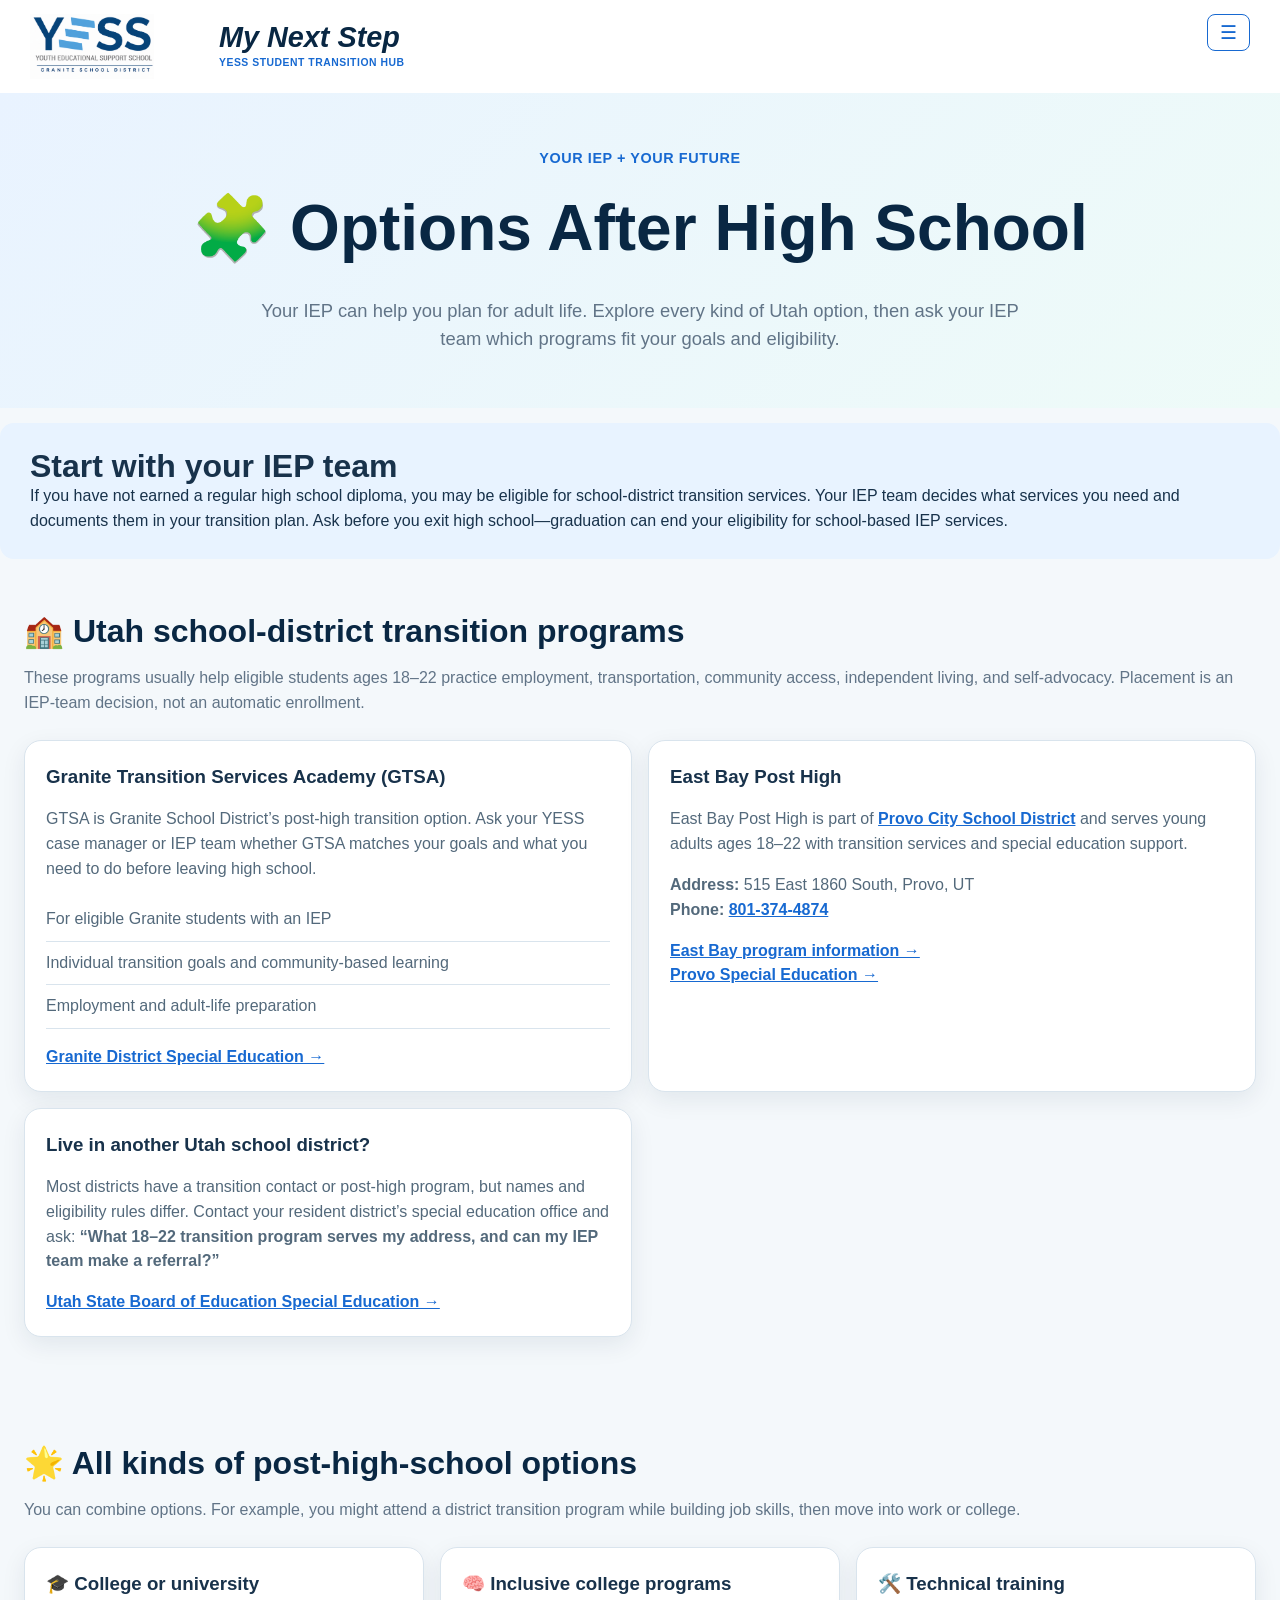
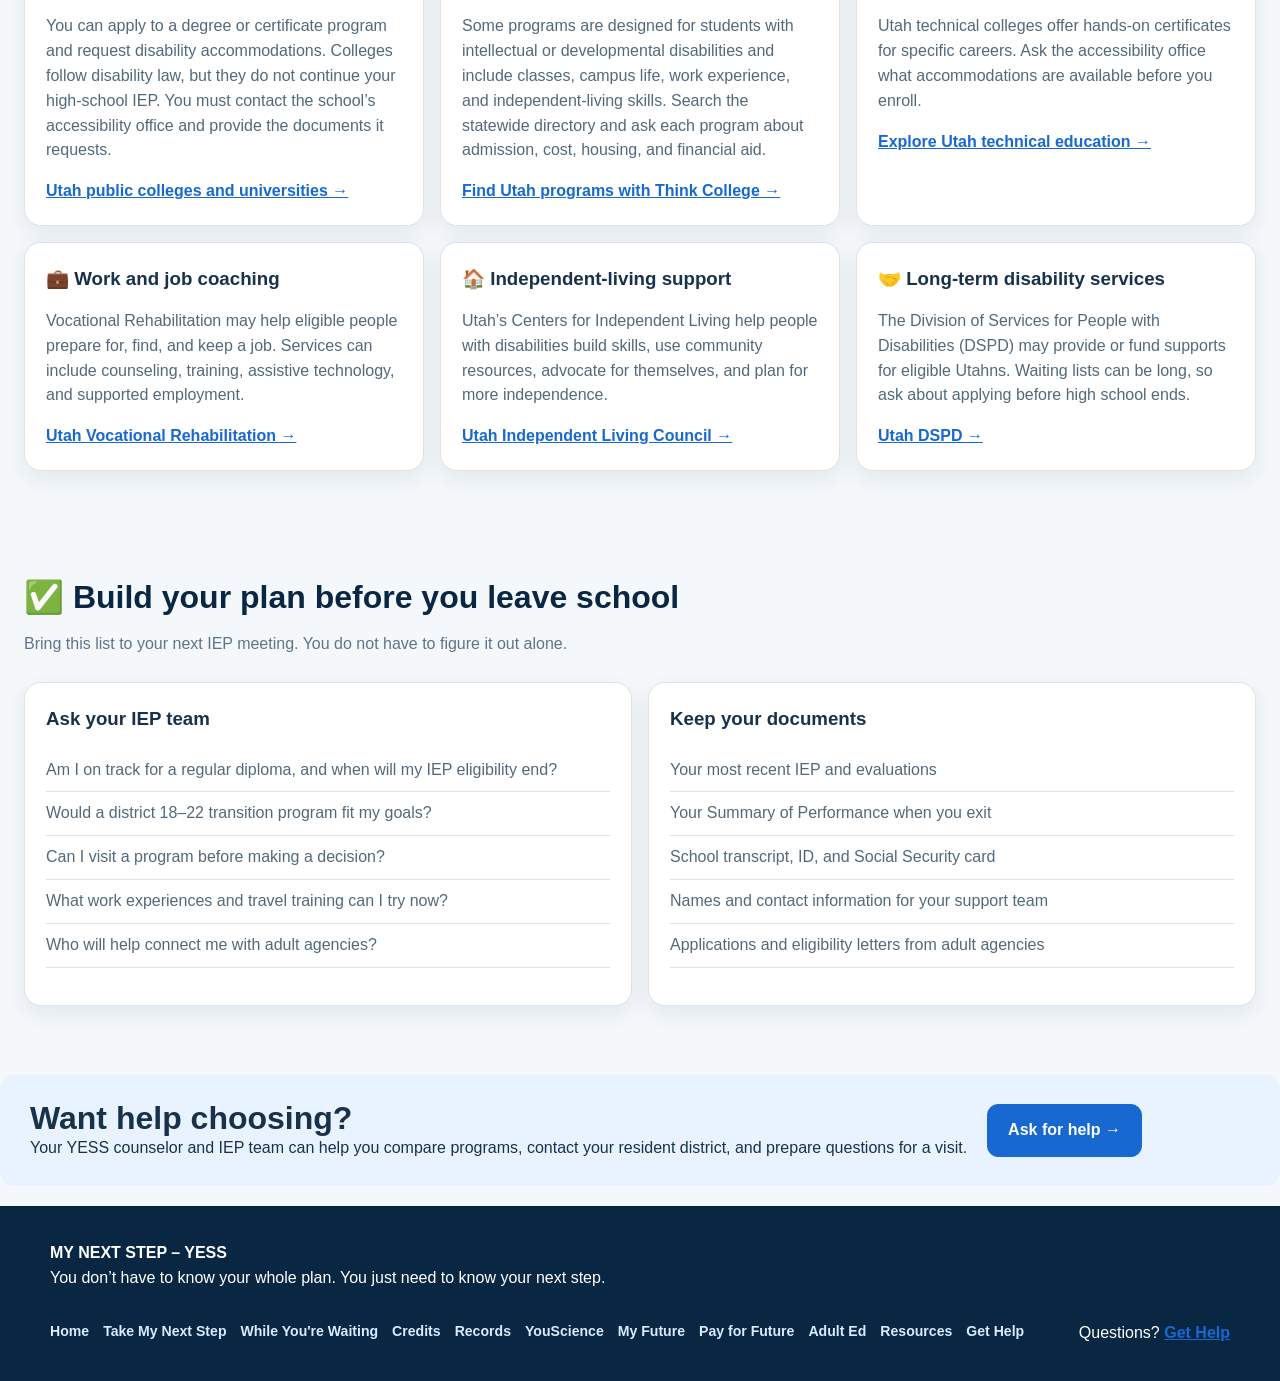
<file: special-education.html>
<!doctype html><html lang="en"><head><meta charset="utf-8"><meta name="viewport" content="width=device-width,initial-scale=1"><title>Options After High School for Students with an IEP | My Next Step – YESS</title><link rel="stylesheet" href="style.css">
<link rel="icon" type="image/png" href="favicon.png">
<meta name="description" content="Explore Utah transition programs, college, training, work, and independent-living options after high school for students with an IEP.">
<meta property="og:site_name" content="My Next Step – YESS">
<meta property="og:title" content="Options After High School for Students with an IEP | My Next Step – YESS">
<meta property="og:description" content="Explore Utah transition programs, college, training, work, and independent-living options after high school for students with an IEP.">
<meta property="og:type" content="website">
<meta property="og:url" content="https://ktaylordac.github.io/my-next-step-yess/special-education.html">
<meta property="og:image" content="https://ktaylordac.github.io/my-next-step-yess/yess-logo.png">
</head><body>
<header><div class="nav"><a class="brand" href="index.html" aria-label="My Next Step – YESS home"><img src="yess-logo.png" alt="Youth Educational Support School (YESS)" class="brand-logo"><div class="brand-content"><span class="brand-title">My Next Step</span><span class="brand-subtitle">YESS Student Transition Hub</span></div></a><button class="nav-toggle" type="button" aria-label="Toggle menu" aria-expanded="false" aria-controls="primary-nav">☰</button><nav class="navlinks" id="primary-nav" aria-label="Main navigation"><a href="index.html">Home</a><a href="transition.html">Take My Next Step</a><a href="waiting.html">While You're Waiting</a><a href="credits.html">Credits</a><a href="records.html">Records</a><a href="youscience.html">YouScience</a><a href="future.html">My Future</a><a href="pay-for-future.html">Pay for Future</a><a href="adult-education.html">Adult Ed</a><a href="resources.html">Resources</a><a class="help-btn" href="help.html">❓ HAVE QUESTIONS?</a></nav></div></header>
<main>
<div class="page-hero"><div class="eyebrow">YOUR IEP + YOUR FUTURE</div><h1>🧩 Options After High School</h1><p>Your IEP can help you plan for adult life. Explore every kind of Utah option, then ask your IEP team which programs fit your goals and eligibility.</p></div>
<section class="callout" aria-labelledby="start-now"><div><h2 id="start-now">Start with your IEP team</h2><p>If you have not earned a regular high school diploma, you may be eligible for school-district transition services. Your IEP team decides what services you need and documents them in your transition plan. Ask before you exit high school—graduation can end your eligibility for school-based IEP services.</p></div></section>
<section aria-labelledby="district-programs"><div class="section-title"><h2 id="district-programs">🏫 Utah school-district transition programs</h2><p>These programs usually help eligible students ages 18–22 practice employment, transportation, community access, independent living, and self-advocacy. Placement is an IEP-team decision, not an automatic enrollment.</p></div><div class="card-grid two"><div class="card"><h3>Granite Transition Services Academy (GTSA)</h3><p>GTSA is Granite School District’s post-high transition option. Ask your YESS case manager or IEP team whether GTSA matches your goals and what you need to do before leaving high school.</p><ul class="checklist"><li>For eligible Granite students with an IEP</li><li>Individual transition goals and community-based learning</li><li>Employment and adult-life preparation</li></ul><a target="_blank" rel="noopener" href="https://www.graniteschools.org/specialed/">Granite District Special Education →</a></div><div class="card"><h3>East Bay Post High</h3><p>East Bay Post High is part of <a target="_blank" rel="noopener" href="https://provo.edu/about-our-district/">Provo City School District</a> and serves young adults ages 18–22 with transition services and special education support.</p><p><strong>Address:</strong> 515 East 1860 South, Provo, UT<br><strong>Phone:</strong> <a href="tel:801-374-4874">801-374-4874</a></p><a target="_blank" rel="noopener" href="https://provo.edu/programs-overlook/">East Bay program information →</a><br><a target="_blank" rel="noopener" href="https://provo.edu/departments/special-education/">Provo Special Education →</a></div><div class="card"><h3>Live in another Utah school district?</h3><p>Most districts have a transition contact or post-high program, but names and eligibility rules differ. Contact your resident district’s special education office and ask: <strong>“What 18–22 transition program serves my address, and can my IEP team make a referral?”</strong></p><a target="_blank" rel="noopener" href="https://schools.utah.gov/specialeducation">Utah State Board of Education Special Education →</a></div></div></section>
<section aria-labelledby="all-paths"><div class="section-title"><h2 id="all-paths">🌟 All kinds of post-high-school options</h2><p>You can combine options. For example, you might attend a district transition program while building job skills, then move into work or college.</p></div><div class="card-grid three"><div class="card"><h3>🎓 College or university</h3><p>You can apply to a degree or certificate program and request disability accommodations. Colleges follow disability law, but they do not continue your high-school IEP. You must contact the school’s accessibility office and provide the documents it requests.</p><a target="_blank" rel="noopener" href="https://ushe.edu/institutions/">Utah public colleges and universities →</a></div><div class="card"><h3>🧠 Inclusive college programs</h3><p>Some programs are designed for students with intellectual or developmental disabilities and include classes, campus life, work experience, and independent-living skills. Search the statewide directory and ask each program about admission, cost, housing, and financial aid.</p><a target="_blank" rel="noopener" href="https://thinkcollege.net/college-search?state=UT">Find Utah programs with Think College →</a></div><div class="card"><h3>🛠️ Technical training</h3><p>Utah technical colleges offer hands-on certificates for specific careers. Ask the accessibility office what accommodations are available before you enroll.</p><a target="_blank" rel="noopener" href="https://ushe.edu/technical-colleges/">Explore Utah technical education →</a></div><div class="card"><h3>💼 Work and job coaching</h3><p>Vocational Rehabilitation may help eligible people prepare for, find, and keep a job. Services can include counseling, training, assistive technology, and supported employment.</p><a target="_blank" rel="noopener" href="https://jobs.utah.gov/usor/vr/index.html">Utah Vocational Rehabilitation →</a></div><div class="card"><h3>🏠 Independent-living support</h3><p>Utah’s Centers for Independent Living help people with disabilities build skills, use community resources, advocate for themselves, and plan for more independence.</p><a target="_blank" rel="noopener" href="https://uilc.org/">Utah Independent Living Council →</a></div><div class="card"><h3>🤝 Long-term disability services</h3><p>The Division of Services for People with Disabilities (DSPD) may provide or fund supports for eligible Utahns. Waiting lists can be long, so ask about applying before high school ends.</p><a target="_blank" rel="noopener" href="https://dspd.utah.gov/">Utah DSPD →</a></div></div></section>
<section aria-labelledby="plan"><div class="section-title"><h2 id="plan">✅ Build your plan before you leave school</h2><p>Bring this list to your next IEP meeting. You do not have to figure it out alone.</p></div><div class="card-grid two"><div class="card"><h3>Ask your IEP team</h3><ul class="checklist"><li>Am I on track for a regular diploma, and when will my IEP eligibility end?</li><li>Would a district 18–22 transition program fit my goals?</li><li>Can I visit a program before making a decision?</li><li>What work experiences and travel training can I try now?</li><li>Who will help connect me with adult agencies?</li></ul></div><div class="card"><h3>Keep your documents</h3><ul class="checklist"><li>Your most recent IEP and evaluations</li><li>Your Summary of Performance when you exit</li><li>School transcript, ID, and Social Security card</li><li>Names and contact information for your support team</li><li>Applications and eligibility letters from adult agencies</li></ul></div></div></section>
<section class="callout"><div><h2>Want help choosing?</h2><p>Your YESS counselor and IEP team can help you compare programs, contact your resident district, and prepare questions for a visit.</p></div><a class="btn primary" href="help.html">Ask for help →</a></section>
</main>
<footer><div class="footer-inner"><div><b>MY NEXT STEP – YESS</b><br><span>You don’t have to know your whole plan. You just need to know your next step.</span></div><div class="footer-links"><a href="index.html">Home</a><a href="transition.html">Take My Next Step</a><a href="waiting.html">While You're Waiting</a><a href="credits.html">Credits</a><a href="records.html">Records</a><a href="youscience.html">YouScience</a><a href="future.html">My Future</a><a href="pay-for-future.html">Pay for Future</a><a href="adult-education.html">Adult Ed</a><a href="resources.html">Resources</a><a href="help.html">Get Help</a></div><div>Questions? <a href="help.html">Get Help</a></div></div></footer>
<script src="nav.js" defer></script>
</body></html>
</file>
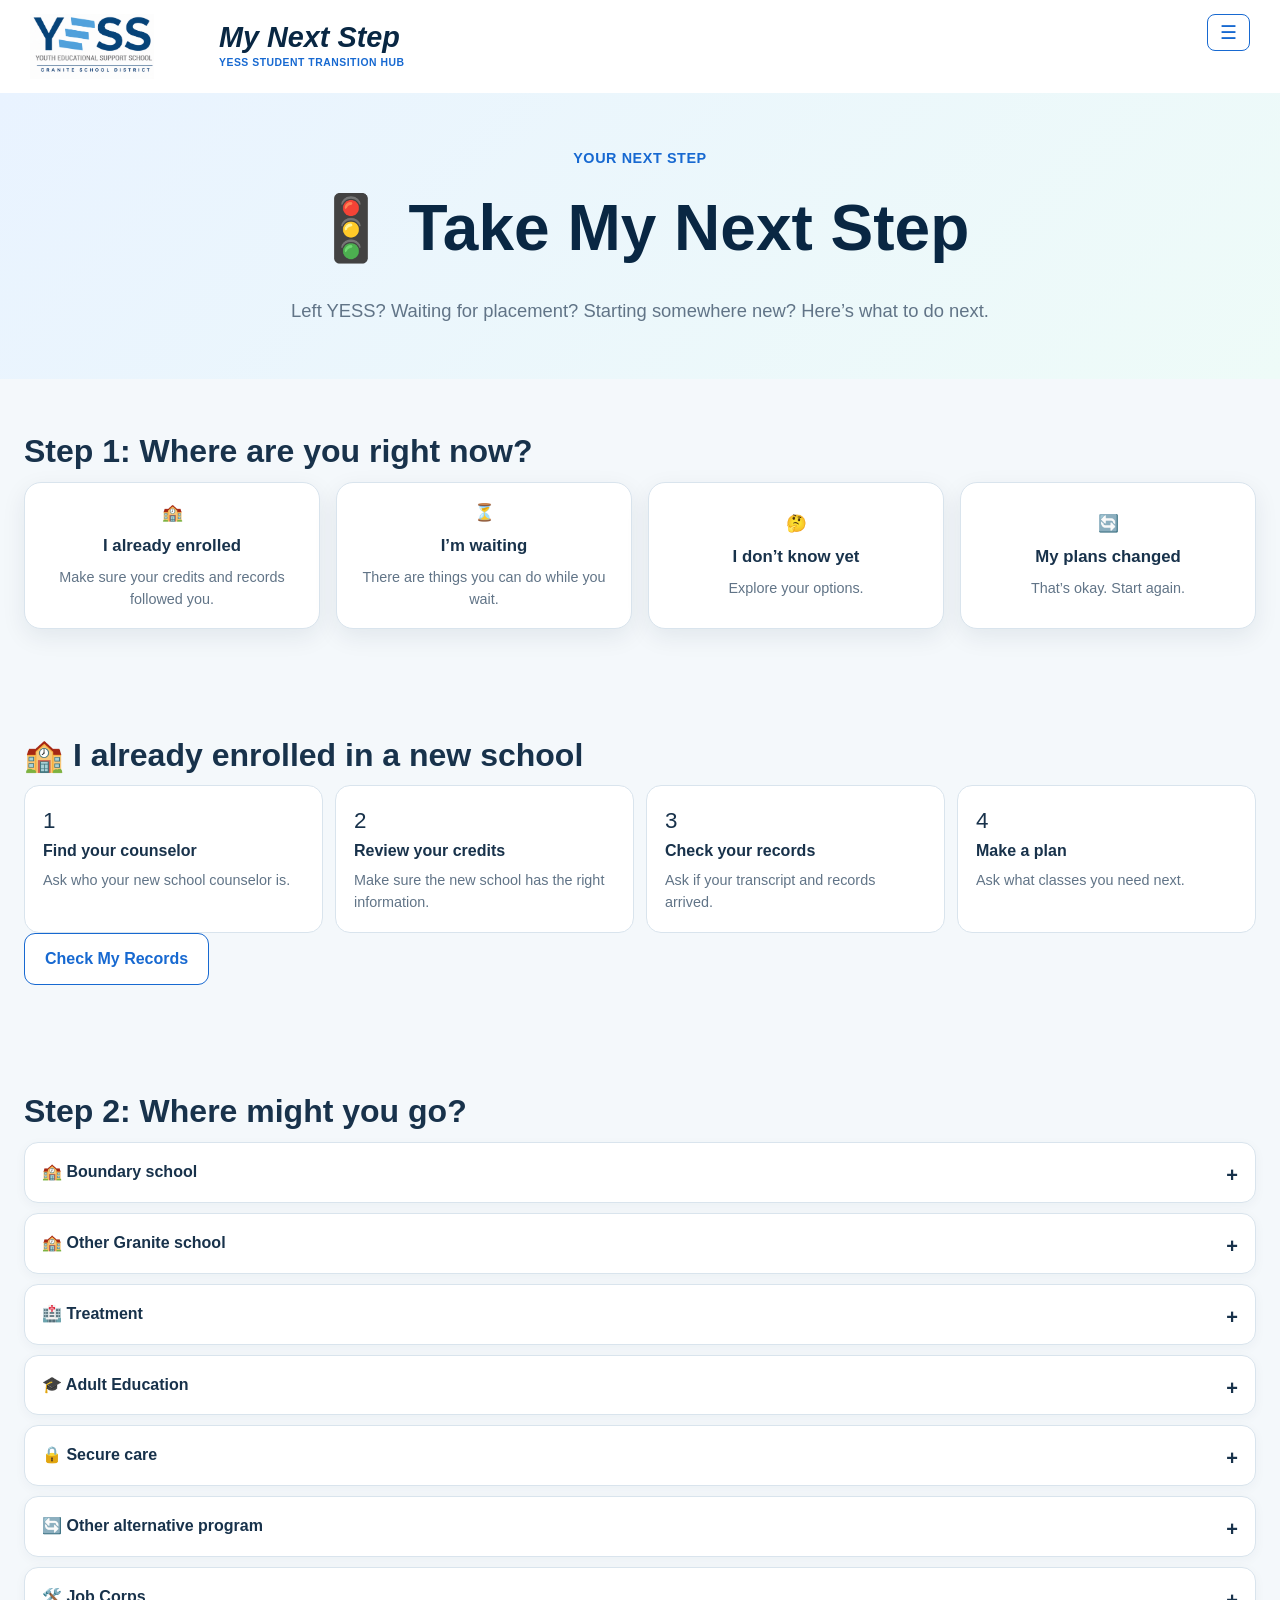
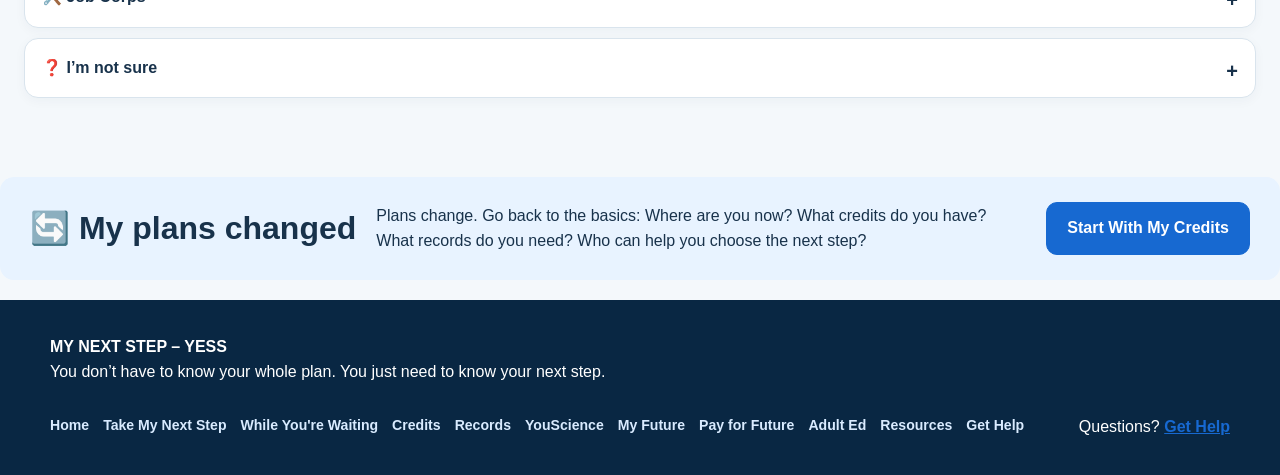
<file: transition.html>
<!doctype html><html lang="en"><head><meta charset="utf-8"><meta name="viewport" content="width=device-width,initial-scale=1"><title>Take My Next Step | My Next Step – YESS</title><link rel="stylesheet" href="style.css">
<link rel="icon" type="image/png" href="favicon.png">
<meta name="description" content="Help for YESS students in transition — enrolling at a new school, waiting for placement, or deciding what comes next.">
<meta property="og:site_name" content="My Next Step – YESS">
<meta property="og:title" content="Take My Next Step | My Next Step – YESS">
<meta property="og:description" content="Help for YESS students in transition — enrolling at a new school, waiting for placement, or deciding what comes next.">
<meta property="og:type" content="website">
<meta property="og:url" content="https://ktaylordac.github.io/my-next-step-yess/transition.html">
<meta property="og:image" content="https://ktaylordac.github.io/my-next-step-yess/yess-logo.png">
</head><body>
<header><div class="nav"><a class="brand" href="index.html" aria-label="My Next Step – YESS home"><img src="yess-logo.png" alt="Youth Educational Support School (YESS)" class="brand-logo"><div class="brand-content"><span class="brand-title">My Next Step</span><span class="brand-subtitle">YESS Student Transition Hub</span></div></a><button class="nav-toggle" type="button" aria-label="Toggle menu" aria-expanded="false" aria-controls="primary-nav">☰</button><nav class="navlinks" id="primary-nav" aria-label="Main navigation"><a href="index.html">Home</a><a class="active" aria-current="page" href="transition.html">Take My Next Step</a><a href="waiting.html">While You're Waiting</a><a href="credits.html">Credits</a><a href="records.html">Records</a><a href="youscience.html">YouScience</a><a href="future.html">My Future</a><a href="pay-for-future.html">Pay for Future</a><a href="adult-education.html">Adult Ed</a><a href="resources.html">Resources</a><a class="help-btn" href="help.html">❓ HAVE QUESTIONS?</a></nav></div></header>
<main>
<div class="page-hero"><div class="eyebrow">YOUR NEXT STEP</div><h1>🚦 Take My Next Step</h1><p>Left YESS? Waiting for placement? Starting somewhere new? Here’s what to do next.</p></div>
<section><h2>Step 1: Where are you right now?</h2><div class="card-grid four">
<a class="card link-card" href="#enrolled">🏫 <b>I already enrolled</b><span>Make sure your credits and records followed you.</span></a>
<a class="card link-card" href="waiting.html">⏳ <b>I’m waiting</b><span>There are things you can do while you wait.</span></a>
<a class="card link-card" href="#not-sure">🤔 <b>I don’t know yet</b><span>Explore your options.</span></a>
<a class="card link-card" href="#changed">🔄 <b>My plans changed</b><span>That’s okay. Start again.</span></a>
</div></section>
<section id="enrolled"><h2>🏫 I already enrolled in a new school</h2><div class="steps"><div>1<strong>Find your counselor</strong><span>Ask who your new school counselor is.</span></div><div>2<strong>Review your credits</strong><span>Make sure the new school has the right information.</span></div><div>3<strong>Check your records</strong><span>Ask if your transcript and records arrived.</span></div><div>4<strong>Make a plan</strong><span>Ask what classes you need next.</span></div></div><a class="btn secondary" href="records.html">Check My Records</a></section>
<section><h2>Step 2: Where might you go?</h2>
<details><summary>🏫 Boundary school</summary><p>Your boundary school is the school assigned to the place where you live. Ask for an enrollment meeting and a credit review. Being behind in credits does not mean you should give up on school. Ask about graduation options, credit recovery, and supports.</p><p>If your boundary school is outside Granite School District, use the Records page to learn how to send your records to them.</p><a class="btn secondary" href="records.html">GO TO MY RECORDS</a><p><b>Try saying:</b> “I want to stay in school. Can you help me understand my options?”</p></details>
<details><summary>🏫 Other Granite school</summary><p>If you are enrolling or re-enrolling in a boundary school in Granite School District, your YESS records will be automatically available. Meet your new counselor and review your credits together.</p><p><b>Granite School District high schools:</b></p><ul><li><a href="https://schools.graniteschools.org/cottonwoodhigh/" target="_blank" rel="noopener">Cottonwood High School</a></li><li><a href="https://schools.graniteschools.org/cyprushigh/" target="_blank" rel="noopener">Cyprus High School</a></li><li><a href="https://schools.graniteschools.org/grangerhigh/" target="_blank" rel="noopener">Granger High School</a></li><li><a href="https://schools.graniteschools.org/graniteconnection/" target="_blank" rel="noopener">Granite Connection High School</a></li><li><a href="https://schools.graniteschools.org/granitepeaks/" target="_blank" rel="noopener">Granite Peaks Learning Center</a></li><li><a href="https://schools.graniteschools.org/hunterhigh/" target="_blank" rel="noopener">Hunter High School</a></li><li><a href="https://schools.graniteschools.org/kearnshigh/" target="_blank" rel="noopener">Kearns High School</a></li><li><a href="https://schools.graniteschools.org/olympushigh/" target="_blank" rel="noopener">Olympus High School</a></li><li><a href="https://schools.graniteschools.org/skylinehigh/" target="_blank" rel="noopener">Skyline High School</a></li><li><a href="https://schools.graniteschools.org/taylorsvillehigh/" target="_blank" rel="noopener">Taylorsville High School</a></li><li><a href="https://schools.graniteschools.org/westlakehigh/" target="_blank" rel="noopener">West Lake High School</a></li></ul></details>
<details><summary>🏥 Treatment</summary><p>Ask what education services are provided. Share your current credit tracker, and ask the program to request your transcript. Ask how credits will be documented and transferred when you move again.</p><div class="buttons"><a class="btn secondary" href="credits.html">VIEW MY CREDIT TRACKER</a><a class="btn secondary" href="records.html">REQUEST MY TRANSCRIPT</a></div></details>
<details><summary>🎓 Adult Education</summary><p>Do not assume you need Adult Education just because you are behind. First review your credits with your counselor and then ask an Adult Education program to review your situation.</p><a href="adult-education.html">Learn about Adult Education →</a></details>
<details><summary>🔒 Secure care</summary><p>Reach out to the Education Transition and Career Advocate (ETCA) at your secure-care location. Give them your YESS counselor’s name and YESS location so they can coordinate records. Ask who is providing your education, how your current credits will be shared, and how your classes will be documented.</p><p><b>Utah secure-care and juvenile-justice education locations:</b></p><ul><li>Cache Valley Youth Center — ETCA at Cache Valley Youth Center</li><li>Canyonlands Youth Home — ETCA at Canyonlands Youth Home</li><li>Castle Country Youth Center — ETCA at Castle Country Youth Center</li><li>Central Utah Youth Center — ETCA at Central Utah Youth Center</li><li>Decker Lake Youth Center — ETCA at Decker Lake Youth Center</li><li>Dixie Area Detention Center — ETCA at Dixie Area Detention Center</li><li>Farmington Bay Youth Center — ETCA at Farmington Bay Youth Center</li><li>Mill Creek Youth Center — ETCA at Mill Creek Youth Center</li><li>New Hope Behavior Center — ETCA at New Hope Behavior Center</li><li>Salt Lake Valley Detention Center — ETCA at Salt Lake Valley Detention Center</li><li>Slate Canyon Youth Center — ETCA at Slate Canyon Youth Center</li><li>Southwest Utah Youth Center — ETCA at Southwest Utah Youth Center</li><li>Split Mountain Youth Center — ETCA at Split Mountain Youth Center</li><li>Weber Valley Youth Detention Center — ETCA at Weber Valley Youth Detention Center</li></ul><p>ETCA assignments can change. Use the Utah Youth-in-Care Education page to find the current ETCA for your location.</p><a class="btn secondary" href="https://schools.utah.gov/yic" target="_blank" rel="noopener">FIND MY ETCA</a></details>
<details><summary>🔄 Other alternative program</summary><p>An alternative program may be a district alternative high school, an online or virtual school, a charter school, a specialized program, or a credit-recovery program. Find out the exact program, ask what records it needs, and review your credit tracker before you transition.</p></details>
<details><summary>🛠️ Job Corps</summary><p>Explore whether Job Corps fits your goals and eligibility. Compare education and career training with your other options.</p><a class="btn secondary" href="https://weber.jobcorps.gov/" target="_blank" rel="noopener">VISIT WEBER BASIN JOB CORPS</a></details>
<details id="not-sure"><summary>❓ I’m not sure</summary><p>That is okay. If you are unsure where to go or which option is best, reach out to your YESS counselor. You do not have to decide everything today.</p><a class="btn primary" href="help.html">❓ HAVE QUESTIONS?</a></details>
</section>
<section id="changed" class="callout"><h2>🔄 My plans changed</h2><p>Plans change. Go back to the basics: Where are you now? What credits do you have? What records do you need? Who can help you choose the next step?</p><a class="btn primary" href="credits.html">Start With My Credits</a></section>
</main>
<footer><div class="footer-inner"><div><b>MY NEXT STEP – YESS</b><br><span>You don’t have to know your whole plan. You just need to know your next step.</span></div><div class="footer-links"><a href="index.html">Home</a><a href="transition.html">Take My Next Step</a><a href="waiting.html">While You're Waiting</a><a href="credits.html">Credits</a><a href="records.html">Records</a><a href="youscience.html">YouScience</a><a href="future.html">My Future</a><a href="pay-for-future.html">Pay for Future</a><a href="adult-education.html">Adult Ed</a><a href="resources.html">Resources</a><a href="help.html">Get Help</a></div><div>Questions? <a href="help.html">Get Help</a></div></div></footer>
<script src="nav.js" defer></script>
</body>
</html>
</file>
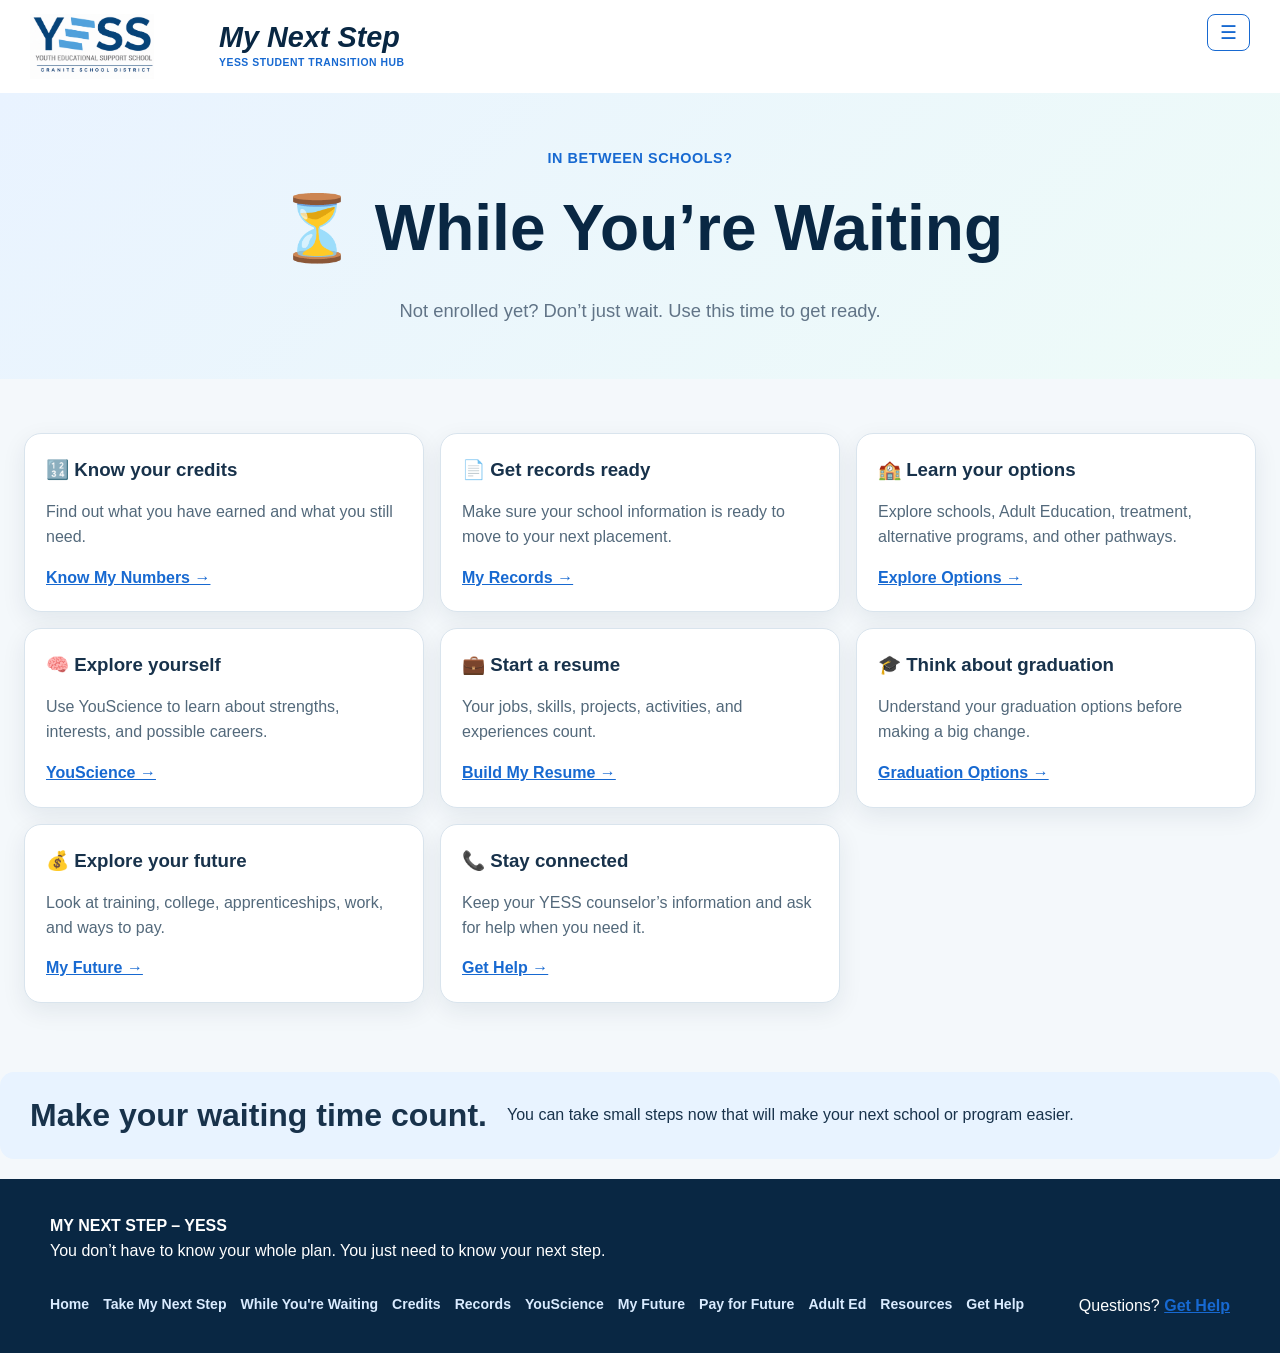
<file: waiting.html>
<!doctype html><html lang="en"><head><meta charset="utf-8"><meta name="viewport" content="width=device-width,initial-scale=1"><title>While You’re Waiting | My Next Step – YESS</title><link rel="stylesheet" href="style.css">
<link rel="icon" type="image/png" href="favicon.png">
<meta name="description" content="Simple next steps to use your time well while you wait for your next school placement.">
<meta property="og:site_name" content="My Next Step – YESS">
<meta property="og:title" content="While You're Waiting | My Next Step – YESS">
<meta property="og:description" content="Simple next steps to use your time well while you wait for your next school placement.">
<meta property="og:type" content="website">
<meta property="og:url" content="https://ktaylordac.github.io/my-next-step-yess/waiting.html">
<meta property="og:image" content="https://ktaylordac.github.io/my-next-step-yess/yess-logo.png">
</head><body>
<header><div class="nav"><a class="brand" href="index.html" aria-label="My Next Step – YESS home"><img src="yess-logo.png" alt="Youth Educational Support School (YESS)" class="brand-logo"><div class="brand-content"><span class="brand-title">My Next Step</span><span class="brand-subtitle">YESS Student Transition Hub</span></div></a><button class="nav-toggle" type="button" aria-label="Toggle menu" aria-expanded="false" aria-controls="primary-nav">☰</button><nav class="navlinks" id="primary-nav" aria-label="Main navigation"><a href="index.html">Home</a><a href="transition.html">Take My Next Step</a><a class="active" aria-current="page" href="waiting.html">While You're Waiting</a><a href="credits.html">Credits</a><a href="records.html">Records</a><a href="youscience.html">YouScience</a><a href="future.html">My Future</a><a href="pay-for-future.html">Pay for Future</a><a href="adult-education.html">Adult Ed</a><a href="resources.html">Resources</a><a class="help-btn" href="help.html">❓ HAVE QUESTIONS?</a></nav></div></header>
<main>
<div class="page-hero"><div class="eyebrow">IN BETWEEN SCHOOLS?</div><h1>⏳ While You’re Waiting</h1><p>Not enrolled yet? Don’t just wait. Use this time to get ready.</p></div>
<section><div class="card-grid three">
<div class="card"><h3>🔢 Know your credits</h3><p>Find out what you have earned and what you still need.</p><a href="credits.html">Know My Numbers →</a></div>
<div class="card"><h3>📄 Get records ready</h3><p>Make sure your school information is ready to move to your next placement.</p><a href="records.html">My Records →</a></div>
<div class="card"><h3>🏫 Learn your options</h3><p>Explore schools, Adult Education, treatment, alternative programs, and other pathways.</p><a href="transition.html">Explore Options →</a></div>
<div class="card"><h3>🧠 Explore yourself</h3><p>Use YouScience to learn about strengths, interests, and possible careers.</p><a href="youscience.html">YouScience →</a></div>
<div class="card"><h3>💼 Start a resume</h3><p>Your jobs, skills, projects, activities, and experiences count.</p><a href="youscience.html#resume">Build My Resume →</a></div>
<div class="card"><h3>🎓 Think about graduation</h3><p>Understand your graduation options before making a big change.</p><a href="adult-education.html">Graduation Options →</a></div>
<div class="card"><h3>💰 Explore your future</h3><p>Look at training, college, apprenticeships, work, and ways to pay.</p><a href="future.html">My Future →</a></div>
<div class="card"><h3>📞 Stay connected</h3><p>Keep your YESS counselor’s information and ask for help when you need it.</p><a href="help.html">Get Help →</a></div>
</div></section>
<section class="callout"><h2>Make your waiting time count.</h2><p>You can take small steps now that will make your next school or program easier.</p></section>
</main>
<footer><div class="footer-inner"><div><b>MY NEXT STEP – YESS</b><br><span>You don’t have to know your whole plan. You just need to know your next step.</span></div><div class="footer-links"><a href="index.html">Home</a><a href="transition.html">Take My Next Step</a><a href="waiting.html">While You're Waiting</a><a href="credits.html">Credits</a><a href="records.html">Records</a><a href="youscience.html">YouScience</a><a href="future.html">My Future</a><a href="pay-for-future.html">Pay for Future</a><a href="adult-education.html">Adult Ed</a><a href="resources.html">Resources</a><a href="help.html">Get Help</a></div><div>Questions? <a href="help.html">Get Help</a></div></div></footer>
<script src="nav.js" defer></script>
</body>
</html>
</file>
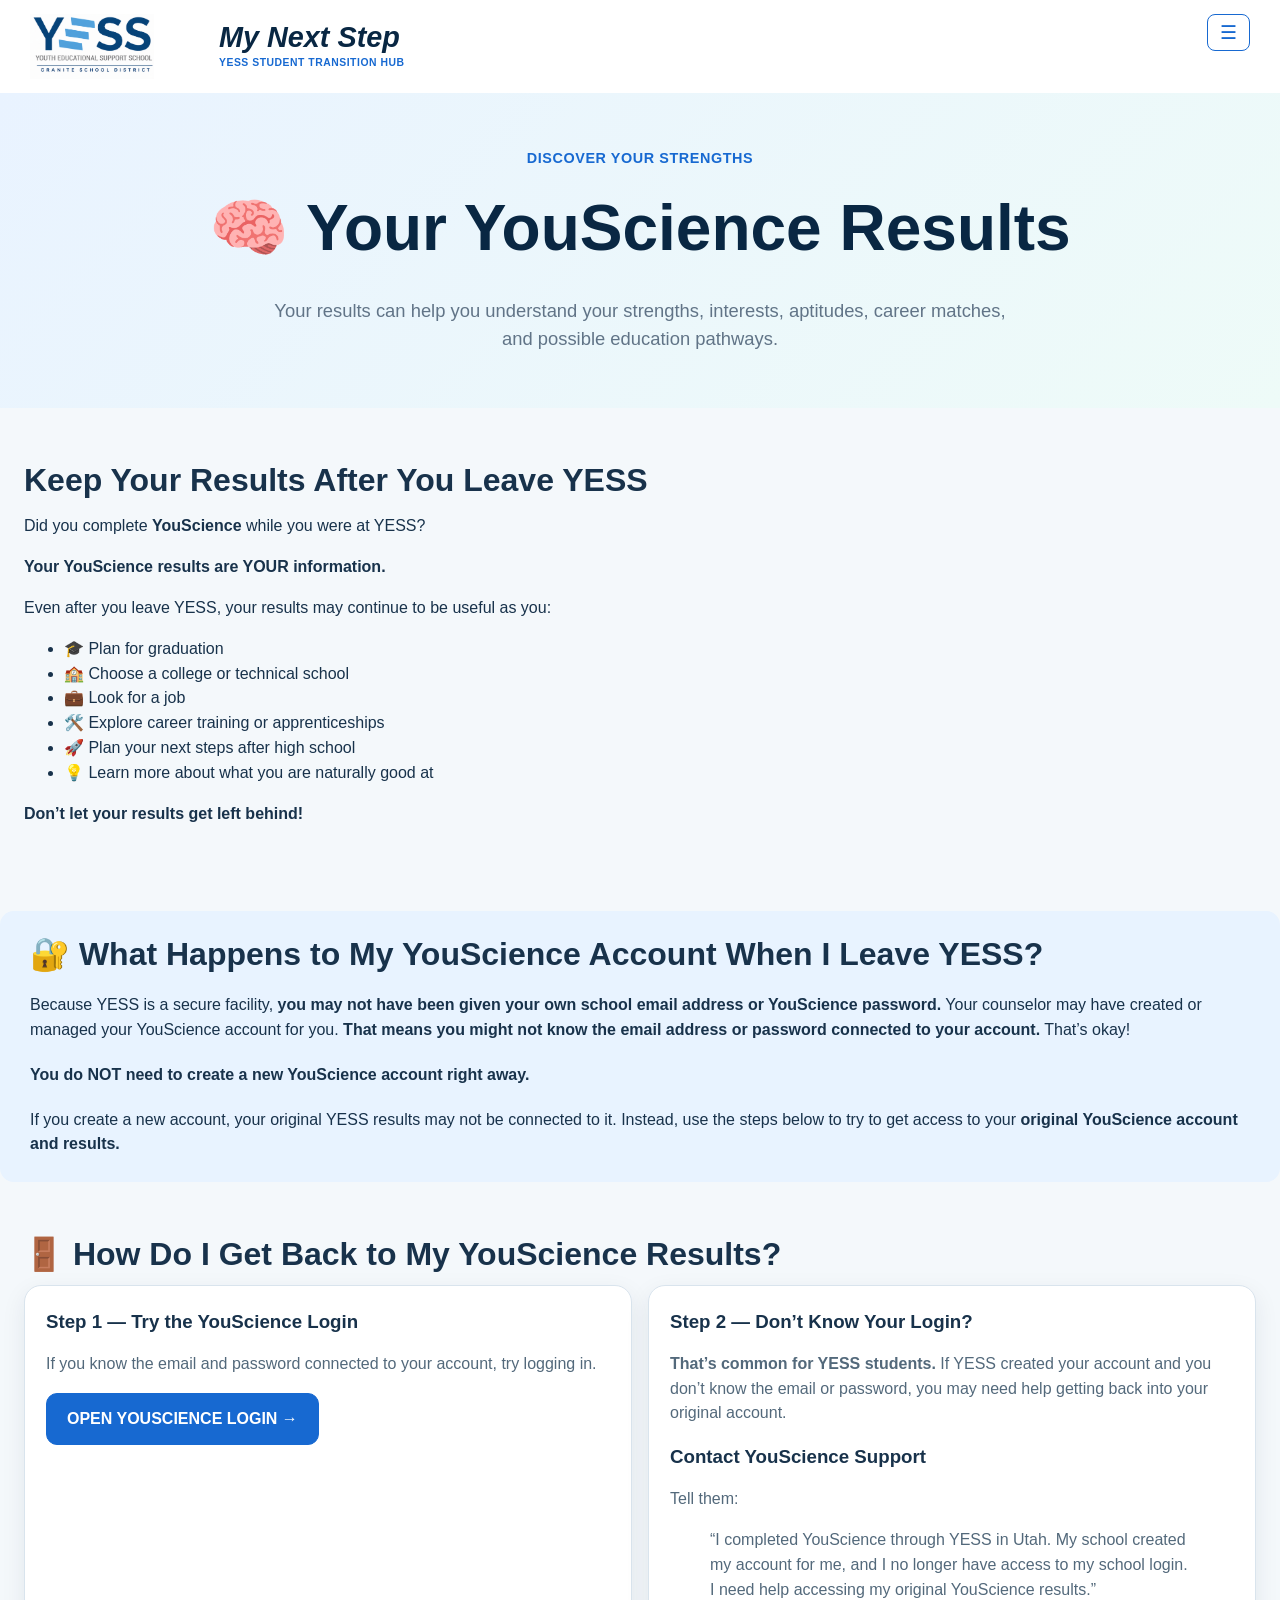
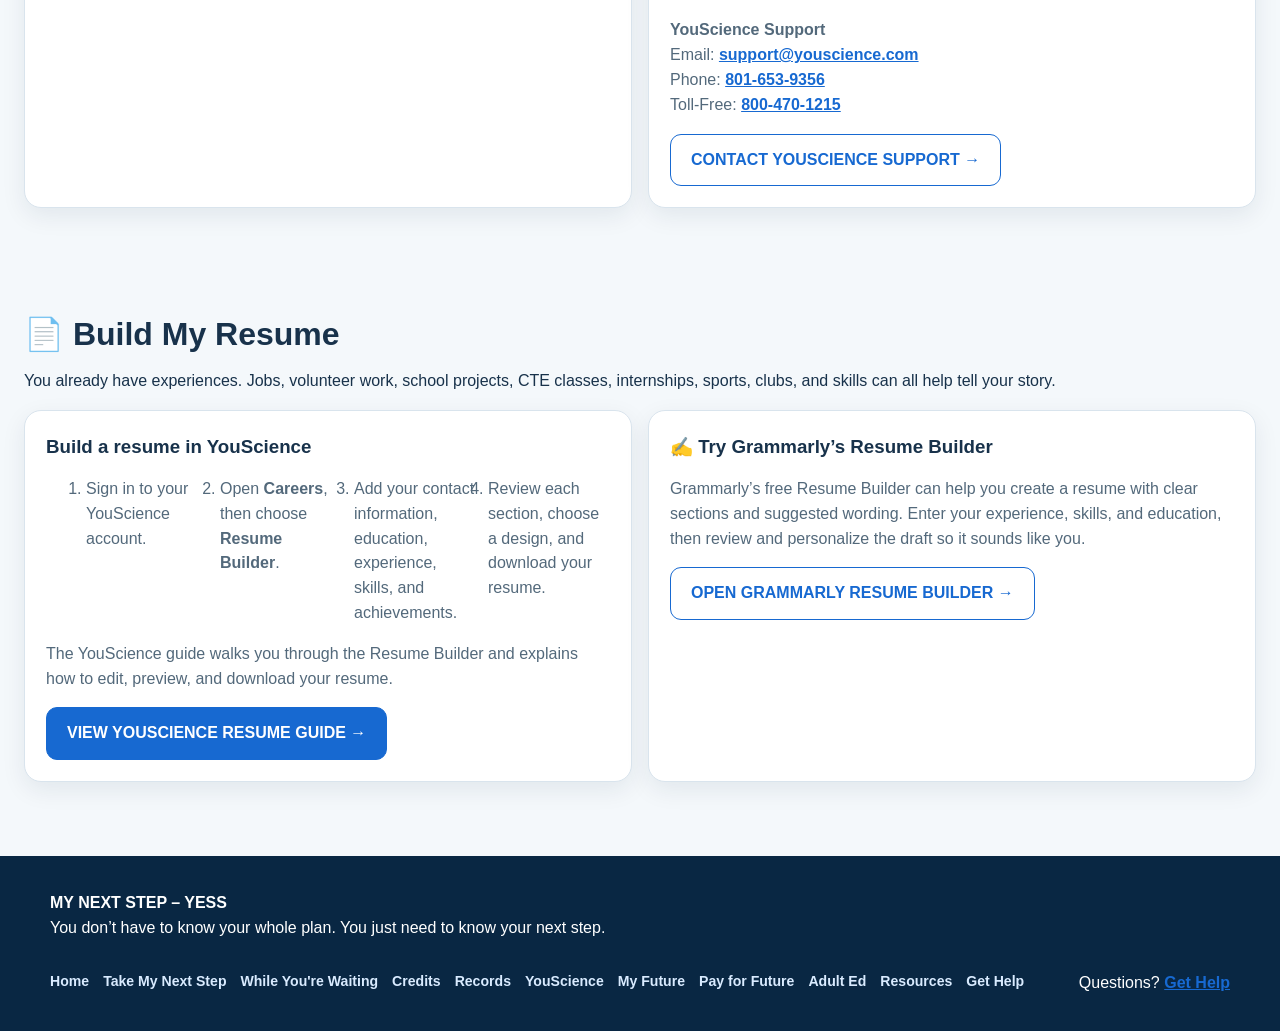
<file: youscience.html>
<!doctype html><html lang="en"><head><meta charset="utf-8"><meta name="viewport" content="width=device-width,initial-scale=1"><title>Your YouScience Results | My Next Step – YESS</title><link rel="stylesheet" href="style.css">
<link rel="icon" type="image/png" href="favicon.png">
<meta name="description" content="Get help accessing your original YouScience results after leaving YESS.">
<meta property="og:site_name" content="My Next Step – YESS">
<meta property="og:title" content="Your YouScience Results | My Next Step – YESS">
<meta property="og:description" content="Get help accessing your original YouScience results after leaving YESS.">
<meta property="og:type" content="website">
<meta property="og:url" content="https://ktaylordac.github.io/my-next-step-yess/youscience.html">
<meta property="og:image" content="https://ktaylordac.github.io/my-next-step-yess/yess-logo.png">
</head><body>
<header><div class="nav"><a class="brand" href="index.html" aria-label="My Next Step – YESS home"><img src="yess-logo.png" alt="Youth Educational Support School (YESS)" class="brand-logo"><div class="brand-content"><span class="brand-title">My Next Step</span><span class="brand-subtitle">YESS Student Transition Hub</span></div></a><button class="nav-toggle" type="button" aria-label="Toggle menu" aria-expanded="false" aria-controls="primary-nav">☰</button><nav class="navlinks" id="primary-nav" aria-label="Main navigation"><a href="index.html">Home</a><a href="transition.html">Take My Next Step</a><a href="waiting.html">While You're Waiting</a><a href="credits.html">Credits</a><a href="records.html">Records</a><a class="active" aria-current="page" href="youscience.html">YouScience</a><a href="future.html">My Future</a><a href="pay-for-future.html">Pay for Future</a><a href="adult-education.html">Adult Ed</a><a href="resources.html">Resources</a><a class="help-btn" href="help.html">❓ HAVE QUESTIONS?</a></nav></div></header>
<main>
<div class="page-hero"><div class="eyebrow">DISCOVER YOUR STRENGTHS</div><h1>🧠 Your YouScience Results</h1><p>Your results can help you understand your strengths, interests, aptitudes, career matches, and possible education pathways.</p></div>
<section><h2>Keep Your Results After You Leave YESS</h2><p>Did you complete <b>YouScience</b> while you were at YESS?</p><p><b>Your YouScience results are YOUR information.</b></p><p>Even after you leave YESS, your results may continue to be useful as you:</p><ul><li>🎓 Plan for graduation</li><li>🏫 Choose a college or technical school</li><li>💼 Look for a job</li><li>🛠️ Explore career training or apprenticeships</li><li>🚀 Plan your next steps after high school</li><li>💡 Learn more about what you are naturally good at</li></ul><p><b>Don’t let your results get left behind!</b></p></section>
<section class="callout youscience-account-callout"><h2>🔐 What Happens to My YouScience Account When I Leave YESS?</h2><p>Because YESS is a secure facility, <b>you may not have been given your own school email address or YouScience password.</b> Your counselor may have created or managed your YouScience account for you. <b>That means you might not know the email address or password connected to your account.</b> That’s okay!</p><p><b>You do NOT need to create a new YouScience account right away.</b></p><p>If you create a new account, your original YESS results may not be connected to it. Instead, use the steps below to try to get access to your <b>original YouScience account and results.</b></p></section>
<section><h2>🚪 How Do I Get Back to My YouScience Results?</h2><div class="card-grid two"><div class="card"><h3>Step 1 — Try the YouScience Login</h3><p>If you know the email and password connected to your account, try logging in.</p><a class="btn primary" href="https://signin.youscience.com/" target="_blank" rel="noopener">OPEN YOUSCIENCE LOGIN →</a></div><div class="card"><h3>Step 2 — Don’t Know Your Login?</h3><p><b>That’s common for YESS students.</b> If YESS created your account and you don’t know the email or password, you may need help getting back into your original account.</p><h3>Contact YouScience Support</h3><p>Tell them:</p><blockquote><p>“I completed YouScience through YESS in Utah. My school created my account for me, and I no longer have access to my school login. I need help accessing my original YouScience results.”</p></blockquote><p><b>YouScience Support</b><br>Email: <a href="mailto:support@youscience.com">support@youscience.com</a><br>Phone: <a href="tel:8016539356">801-653-9356</a><br>Toll-Free: <a href="tel:8004701215">800-470-1215</a></p><a class="btn secondary" href="https://www.youscience.com/about-us/contact-us/" target="_blank" rel="noopener">CONTACT YOUSCIENCE SUPPORT →</a></div></div></section>
<section id="resume"><h2>📄 Build My Resume</h2><p>You already have experiences. Jobs, volunteer work, school projects, CTE classes, internships, sports, clubs, and skills can all help tell your story.</p><div class="card-grid two"><div class="card"><h3>Build a resume in YouScience</h3><ol class="steps"><li>Sign in to your YouScience account.</li><li>Open <b>Careers</b>, then choose <b>Resume Builder</b>.</li><li>Add your contact information, education, experience, skills, and achievements.</li><li>Review each section, choose a design, and download your resume.</li></ol><p>The YouScience guide walks you through the Resume Builder and explains how to edit, preview, and download your resume.</p><a class="btn primary" href="https://youscience.my.site.com/helpcenter/s/article/resume-builder" target="_blank" rel="noopener">VIEW YOUSCIENCE RESUME GUIDE →</a></div><div class="card"><h3>✍️ Try Grammarly’s Resume Builder</h3><p>Grammarly’s free Resume Builder can help you create a resume with clear sections and suggested wording. Enter your experience, skills, and education, then review and personalize the draft so it sounds like you.</p><a class="btn secondary" href="https://www.grammarly.com/a/resume-builder" target="_blank" rel="noopener">OPEN GRAMMARLY RESUME BUILDER →</a></div></div></section>
</main>
<footer><div class="footer-inner"><div><b>MY NEXT STEP – YESS</b><br><span>You don’t have to know your whole plan. You just need to know your next step.</span></div><div class="footer-links"><a href="index.html">Home</a><a href="transition.html">Take My Next Step</a><a href="waiting.html">While You're Waiting</a><a href="credits.html">Credits</a><a href="records.html">Records</a><a href="youscience.html">YouScience</a><a href="future.html">My Future</a><a href="pay-for-future.html">Pay for Future</a><a href="adult-education.html">Adult Ed</a><a href="resources.html">Resources</a><a href="help.html">Get Help</a></div><div>Questions? <a href="help.html">Get Help</a></div></div></footer>
<script src="nav.js" defer></script>
</body>
</html>
</file>
<file: style.css>
:root{--navy:#092743;--blue:#1769d1;--teal:#0f8b8d;--gold:#f5ad18;--orange:#f06b2f;--ink:#18324b;--muted:#617487;--bg:#f4f8fb;--white:#fff;--line:#d9e4ed;--shadow:0 8px 24px rgba(9,39,67,.08)}
*{box-sizing:border-box}html{scroll-behavior:smooth}body{margin:0;background:var(--bg);color:var(--ink);font-family:Arial,Helvetica,sans-serif;line-height:1.55}a{color:var(--blue);font-weight:700}img{max-width:100%;height:auto}
main{min-height:70vh}h2{font-size:2rem;line-height:1.15;margin:0 0 12px}h3{margin:0 0 8px}
section{max-width:1480px;margin:auto;padding:54px 24px}.section-title{text-align:left;margin-bottom:25px}.section-title h2{color:var(--navy);font-size:2rem;margin-bottom:8px}.section-title p,.page-hero p{color:var(--muted)}.page-hero{background:linear-gradient(135deg,#e9f3ff,#eefbf8);padding:54px 24px;text-align:center}.page-hero p{max-width:760px;margin:0 auto;font-size:1.15rem}
.card-grid{display:grid;gap:16px}.card-grid.two{grid-template-columns:repeat(2,1fr)}.card-grid.three{grid-template-columns:repeat(3,1fr)}.card-grid.four{grid-template-columns:repeat(4,1fr)}.card-grid.eight{grid-template-columns:repeat(4,1fr)}
.card{background:#fff;border:1px solid var(--line);border-radius:17px;padding:21px;box-shadow:var(--shadow)}
.link-card{text-decoration:none;color:var(--ink);display:flex;flex-direction:column;gap:7px;font-size:1.05rem}.link-card span{color:var(--muted);font-size:.9rem;font-weight:400}.link-card:hover{transform:translateY(-2px);border-color:#9abce2}
.callout{background:#e8f7f5;border-left:6px solid var(--teal);border-radius:14px}
.steps{display:grid;grid-template-columns:repeat(4,1fr);gap:12px}.steps>div{background:#fff;border:1px solid var(--line);border-radius:15px;padding:18px}.steps>div:first-letter{font-size:1.4rem}.steps strong,.steps span{display:block}.steps span{color:var(--muted);font-size:.9rem;margin-top:5px}
.stat-card,.path-card{background:#fff;border:1px solid var(--line);border-radius:16px;padding:20px;text-align:center;box-shadow:var(--shadow);text-decoration:none;color:var(--ink)}.stat-card b,.path-card b{display:block;font-size:1.15rem}.stat-card span,.path-card span{display:block;color:var(--muted);font-size:.9rem;margin-top:6px}.path-card{font-size:2rem}.path-card b{font-size:1.1rem;margin-top:5px}
.flow{display:flex;justify-content:center;align-items:center;gap:14px;flex-wrap:wrap}.flow span{background:#fff;border:1px solid var(--line);padding:14px 18px;border-radius:12px;font-weight:800}
.records-process{padding-bottom:30px}.process-intro{max-width:760px;color:var(--muted);margin:0 0 22px}.records-diagram{max-width:1180px;margin:auto;padding:26px;background:var(--white);border:1px solid var(--line);border-radius:20px;box-shadow:var(--shadow)}.process-start{display:flex;flex-direction:column;align-items:center}.process-node,.process-question,.process-finish{border:1px solid var(--line);border-radius:14px;padding:15px;display:flex;gap:11px;align-items:flex-start;background:var(--white);text-align:left}.process-node b,.process-node small,.process-finish b,.process-finish small{display:block}.process-node small,.process-finish small{margin-top:3px;color:var(--muted);font-size:.84rem;line-height:1.35}.process-icon{font-size:1.35rem;line-height:1.2}.start-node{border-color:var(--blue);max-width:360px}.process-arrow{color:var(--blue);font-size:1.8rem;font-weight:900;line-height:1.1;margin:4px 0}.process-question{background:var(--navy);border-color:var(--navy);color:var(--white);max-width:410px;align-items:center;text-align:center}.process-question span{display:inline-flex;align-items:center;justify-content:center;flex:0 0 28px;height:28px;border-radius:50%;background:var(--gold);color:var(--navy);font-weight:900}.process-branches{display:grid;grid-template-columns:1fr 1fr;gap:18px;margin-top:22px}.process-route{border-radius:16px;padding:16px;background:var(--bg)}.granite-route{border-top:5px solid var(--teal)}.outside-route{border-top:5px solid var(--orange)}.route-label{font-size:.8rem;font-weight:900;letter-spacing:.04em;margin:0 0 13px;color:var(--navy)}.route-steps{display:flex;align-items:stretch;gap:8px}.route-steps .process-node{flex:1}.route-arrow{align-self:center;color:var(--blue);font-size:1.35rem;font-weight:900}.email-node a{font-size:.78rem;overflow-wrap:anywhere}.process-finish{max-width:500px;margin:22px auto 0;background:#e8f7f5;border-color:var(--teal);align-items:center}.process-finish>span{display:inline-flex;align-items:center;justify-content:center;flex:0 0 34px;height:34px;border-radius:50%;background:var(--teal);color:var(--white);font-weight:900}.records-reminder{max-width:1180px;margin:18px auto 0;padding:17px 20px;border-left:6px solid var(--gold);border-radius:14px;background:var(--white);display:flex;gap:12px;align-items:flex-start}.records-reminder>span{font-size:1.4rem}.records-reminder p{margin:0}
.quote-list{display:grid;grid-template-columns:repeat(2,1fr);gap:10px}.quote-list p{margin:0;background:#f7fbff;border:1px solid var(--line);padding:15px;border-radius:12px;font-weight:700}
.contact-grid{display:grid;grid-template-columns:repeat(2,1fr);gap:18px}
.checklist{padding-left:0;list-style:none}.checklist li{padding:9px 0;border-bottom:1px solid var(--line)}
.tracker-table-wrap{overflow-x:auto;border:1px solid var(--line);border-radius:12px}.tracker-table{width:100%;min-width:650px;border-collapse:collapse;text-align:left;font-size:.9rem}.tracker-table caption{caption-side:top;text-align:left;padding:10px 12px;color:var(--muted);font-size:.82rem}.tracker-table th,.tracker-table td{padding:10px 12px;border-top:1px solid var(--line);vertical-align:top}.tracker-table th{background:var(--bg);color:var(--navy);font-size:.8rem;text-transform:uppercase;letter-spacing:.03em}.tracker-status{display:inline-block;padding:2px 8px;border-radius:999px;font-size:.76rem;font-weight:800;white-space:nowrap;background:var(--bg)}.tracker-status.complete{color:var(--teal)}.tracker-status.in-progress{color:var(--navy)}.tracker-status.needed{color:var(--orange)}.graduation-checklist{columns:2;column-gap:42px}.graduation-checklist li{break-inside:avoid}
.tracker-preview{display:block;text-decoration:none}.tracker-preview img{display:block;width:100%;margin:16px 0 10px;border:1px solid var(--line);border-radius:12px;background:var(--bg)}.tracker-preview span{display:block}
details{background:#fff;border:1px solid var(--line);border-radius:14px;margin:10px 0;padding:0 17px;box-shadow:0 3px 12px rgba(9,39,67,.04)}details[open]{padding-bottom:17px}summary{cursor:pointer;margin:0 -17px;padding:17px;font-weight:800;list-style:none}summary::-webkit-details-marker{display:none}summary:after{content:"+";float:right;font-size:1.25rem}details[open] summary:after{content:"−"}details>*:not(summary)+*{margin-top:14px}
.card p,.card li{color:#53697b}

/* ---------- HEADER / BRAND ---------- */

header{background:#ffffff;color:var(--navy);box-shadow:0 2px 12px rgba(9,39,67,.08)}
.nav{max-width:1600px;margin:0 auto;padding:14px 30px;gap:24px;display:flex;align-items:center}
.brand{display:flex;align-items:center;gap:14px;color:var(--navy);text-decoration:none;white-space:nowrap}
.brand-logo{width:175px;height:65px;object-fit:contain;object-position:left center;background:#fff}
.brand-content{display:flex;flex-direction:column;gap:2px}
.brand-title{color:#092743;font-size:1.8rem;font-weight:700;font-style:italic;white-space:nowrap;line-height:1.1}
.brand-subtitle{color:#1769d1;font-size:.65rem;font-weight:600;letter-spacing:.05em;text-transform:uppercase;white-space:nowrap}
.navlinks{display:flex;align-items:center;gap:3px;margin-left:auto}
.navlinks a{color:#111827;font-size:.78rem;padding:9px 10px;border-radius:8px;transition:all .2s ease;text-decoration:none}
.navlinks a:hover{background:#eef5ff;color:var(--blue)}
.navlinks a.active,.navlinks a[aria-current="page"]{background:var(--blue);color:#fff;font-weight:900;box-shadow:0 3px 8px rgba(23,105,209,.20)}
.navlinks a.help-btn{border:1.5px solid var(--blue);background:#fff !important;color:var(--blue) !important;font-weight:900 !important;margin-left:8px;padding:9px 15px}
.navlinks a.help-btn:hover{background:#eef5ff !important}

.nav-toggle{display:none;align-items:center;justify-content:center;background:#fff;border:1.5px solid var(--blue);color:var(--blue);font-size:1.2rem;line-height:1;padding:8px 12px;border-radius:8px;cursor:pointer;margin-left:auto}
.nav-toggle:hover{background:#eef5ff}

/* ---------- HERO ---------- */

.hero{max-width:1480px;margin:0 auto;padding:34px 30px;display:grid;grid-template-columns:1fr 1fr;gap:30px;background:linear-gradient(135deg,#eef7ff,#f5fbff);border-radius:18px}
.eyebrow{color:var(--blue);font-size:.9rem;letter-spacing:.04em;font-weight:900}
h1{font-size:clamp(2.8rem,5vw,4.6rem);margin:10px 0 18px;color:var(--navy)}
h1 span{color:var(--blue)}
.lead{color:#182d43;max-width:650px}
.tagline{color:var(--navy);margin:20px 0}
.tagline strong{color:var(--blue)}
.buttons{display:flex;gap:12px;flex-wrap:wrap}

.btn{display:inline-block;font-weight:900;padding:13px 20px;border-radius:11px;text-decoration:none;border:1px solid var(--line);cursor:pointer}
.primary{background:var(--blue);color:#fff;border-color:var(--blue)}
.secondary{background:#fff;color:var(--blue);border:1.5px solid var(--blue)}

/* ---------- HOME PAGE SEARCH ---------- */

.site-search{padding-top:40px;padding-bottom:20px}.site-search .section-title{margin-bottom:18px}.search-form{max-width:850px}.search-form label{display:block;color:var(--navy);font-weight:800;margin-bottom:7px}.search-input-row{display:flex;gap:10px}.search-input-row input{min-width:0;flex:1;border:2px solid var(--line);border-radius:11px;padding:12px 14px;color:var(--ink);background:var(--white);font:inherit;font-size:1rem}.search-input-row input:focus{border-color:var(--blue);outline:3px solid rgba(23,105,209,.18);outline-offset:1px}.search-form .small{margin:8px 0 0}.search-status{max-width:850px;margin:18px 0 10px;font-weight:800;color:var(--navy)}.search-status:empty,.search-results:empty{display:none}.search-results{max-width:850px;display:grid;gap:10px}.search-result{display:block;background:var(--white);border:1px solid var(--line);border-radius:12px;padding:15px 17px;color:var(--ink);text-decoration:none;box-shadow:0 3px 12px rgba(9,39,67,.04)}.search-result:hover,.search-result:focus{border-color:var(--blue);transform:translateY(-1px)}.search-result b,.search-result span{display:block}.search-result b{color:var(--blue)}.search-result span{color:var(--muted);font-size:.9rem;font-weight:400;margin-top:3px}

/* ---------- RIGHT-SIDE CHOICES ---------- */

.hero-panel{background:rgba(255,255,255,.65);border:none;box-shadow:none;padding:18px}
.hero-panel h3{color:var(--navy);font-size:1.4rem;margin:0 0 12px 0;text-align:center}
.choice-grid{display:grid;grid-template-columns:repeat(3,1fr);gap:9px}
.choice-grid a{min-height:112px;background:#fff;border:1px solid #e0e7ef;border-radius:14px;padding:14px 10px;display:flex;flex-direction:column;align-items:center;text-align:center;justify-content:center;box-shadow:0 4px 12px rgba(9,39,67,.04);text-decoration:none;color:var(--ink);gap:4px}
.choice-grid a:first-letter{font-size:1.4rem}
.choice-grid a:hover{transform:translateY(-2px);border-color:#9abce2;box-shadow:0 8px 18px rgba(9,39,67,.08)}
.choice-grid b{color:var(--navy)}
.choice-grid small{color:#53697b;font-weight:400}

/* ---------- RESOURCES PAGE: TABLE OF CONTENTS ---------- */

.resources-layout{max-width:1480px;margin:auto;padding:24px 24px 0}
.resources-body{min-width:0}
.resources-body>section:not(.callout){max-width:none;margin:0;padding:30px 0}
.resources-body>section:first-child{padding-top:0}
.resources-body>section.callout{margin:20px 0 0}

.toc{margin-bottom:20px}
.toc-toggle{width:100%;text-align:left;cursor:pointer;background:#fff;border:1px solid var(--line);border-radius:14px;margin:0;padding:17px;font-weight:800;font-size:1rem;font-family:inherit;color:var(--ink);box-shadow:0 3px 12px rgba(9,39,67,.04)}
.toc-toggle:after{content:"+";float:right;font-size:1.25rem}
.toc-toggle[aria-expanded="true"]:after{content:"−"}
.toc-list{display:none;list-style:none;margin:8px 0 0;padding:0;background:#fff;border:1px solid var(--line);border-radius:14px;box-shadow:0 3px 12px rgba(9,39,67,.04)}
.toc-list.open{display:block}
.toc-list li{padding:0 8px}
.toc-list li:first-child{padding-top:8px}
.toc-list li:last-child{padding-bottom:8px}
.toc-list a{display:block;padding:7px 6px;font-size:.85rem;font-weight:700;color:var(--ink);text-decoration:none;border-radius:6px;line-height:1.3}
.toc-list a:hover{background:#eef5ff;color:var(--blue)}

@media(min-width:901px){
  .resources-layout{display:flex;gap:32px;align-items:flex-start}
  .resources-body{flex:1}
  .toc{flex:0 0 250px;position:sticky;top:20px;max-height:calc(100vh - 40px);overflow-y:auto;margin-bottom:0}
  .toc-toggle{cursor:default}
  .toc-toggle:after{content:none}
  .toc-list{display:block}
}

/* ---------- HELP / RESOURCE SECTION ---------- */

.card-grid.eight{grid-template-columns:repeat(8,1fr);gap:10px}
.link-card{text-align:center;align-items:center;padding:17px 10px;min-height:135px;justify-content:center}
.link-card:hover{transform:translateY(-2px)}

/* ---------- SAVE THIS RESOURCE ---------- */

.resource-card-section{background:linear-gradient(135deg,#f1f7ff,#f7fbfc);border-radius:18px;padding:40px 30px;margin-top:20px}
.resource-card-section .section-title{margin-bottom:30px}
.resource-card-section .section-title h2{font-size:1.8rem}
.resource-card-section .section-title p{margin-top:0}
.resource-cards-grid{display:grid;grid-template-columns:repeat(auto-fit,minmax(380px,1fr));gap:24px}
.resource-card{background:#fff;border-radius:16px;box-shadow:0 4px 16px rgba(9,39,67,.1);overflow:hidden;transition:all .3s ease;display:flex;flex-direction:column}
.resource-card:hover{transform:translateY(-4px);box-shadow:0 8px 24px rgba(23,105,209,.15)}
.resource-card-header{background:linear-gradient(135deg,var(--blue),#0d5aa8);color:#fff;padding:20px 24px}
.resource-card-header h3{margin:0;font-size:1.3rem;font-weight:700}
.resource-card-body{padding:24px;flex-grow:1;display:flex;flex-direction:column;gap:16px}
.qr-card .resource-card-body{align-items:center}
.resource-card-text{color:var(--muted);font-size:.95rem;text-align:center;margin:0}
.resource-qr-code{display:block;width:100%;max-width:280px;height:auto;border-radius:12px;background:#f9fbfd;padding:12px;border:2px solid #e0e7ef}
.contact-item{display:flex;align-items:flex-start;gap:12px;padding-bottom:12px;border-bottom:1px solid #f0f4f8}
.contact-item:last-child{border-bottom:none;padding-bottom:0}
.contact-icon{font-size:1.5rem;display:flex;align-items:center;min-width:32px;justify-content:center}
.contact-item div{display:flex;flex-direction:column;gap:2px;flex-grow:1}
.contact-label{font-weight:600;color:#617487;font-size:.8rem;text-transform:uppercase;letter-spacing:.03em}
.contact-value{color:var(--navy);font-weight:700;font-size:.95rem;text-decoration:none}
.contact-value:hover{color:var(--blue);text-decoration:underline}

/* ---------- FINAL CALLOUT ---------- */

.callout{max-width:1480px;margin:15px auto 0;padding:25px 30px;background:#e8f3ff;border-left:none;border-radius:14px;display:flex;align-items:center;gap:20px}
.callout h2{margin:0}
.callout p{margin:0;flex:1}
.youscience-account-callout{flex-direction:column;align-items:flex-start}
.resources-callout{flex-direction:column;align-items:stretch}
.resources-callout .callout-heading{display:flex;align-items:center;justify-content:space-between;gap:20px}
.resources-callout .callout-description{width:100%}
.resources-callout .callout-description p+ol{margin-top:12px}
.resources-callout .callout-description ol+p{margin-top:12px}

/* ---------- FOOTER ---------- */

footer{background:var(--navy);color:#fff;padding:35px 24px;margin-top:20px}
.footer-inner{max-width:1180px;margin:auto;display:flex;justify-content:space-between;gap:30px;flex-wrap:wrap}
.footer-links{display:flex;flex-wrap:wrap;gap:14px}
.footer-links a{color:#d9ebff;text-decoration:none;font-size:.88rem}
.footer-links a.active,.footer-links a[aria-current="page"]{color:#fff;text-decoration:underline;text-decoration-thickness:2px;text-underline-offset:4px}
.small{font-size:.85rem;color:var(--muted)}

/* ---------- RESPONSIVE ---------- */

@media(max-width:1600px){
  .nav{align-items:flex-start;flex-wrap:wrap}
  .nav-toggle{display:inline-flex}
  .navlinks{display:none;width:100%;flex-direction:column;align-items:stretch;gap:4px;margin-top:12px}
  .navlinks.open{display:flex}
  .navlinks a.help-btn{margin-left:0;margin-top:6px}
}

@media(max-width:1100px){
  .brand-logo{width:145px;height:54px}
  .brand-title{font-size:1.5rem}
  .brand-subtitle{font-size:.6rem}
  .card-grid.eight{grid-template-columns:repeat(4,1fr)}
}

@media(max-width:950px){
  .brand-logo{width:135px;height:50px}
  .brand-title{font-size:1.3rem}
  .brand-subtitle{font-size:.55rem}
  .hero{grid-template-columns:1fr}
  .choice-grid{grid-template-columns:repeat(3,1fr)}
  .card-grid.eight,.card-grid.four{grid-template-columns:repeat(2,1fr)}
  .steps{grid-template-columns:repeat(2,1fr)}
  .process-branches{grid-template-columns:1fr}
  .resource-cards-grid{grid-template-columns:1fr}
}

@media(max-width:620px){
  .nav{padding:10px 14px}
  .brand-logo{width:110px;height:48px}
  .brand-title{font-size:1.15rem}
  .brand-subtitle{font-size:.5rem}
  .hero{padding:38px 18px}
  .hero-panel{padding:16px}
  section{padding:40px 18px}
  .choice-grid,.card-grid.two,.card-grid.three,.card-grid.four,.card-grid.eight,.steps,.contact-grid,.quote-list{grid-template-columns:1fr}
  .records-diagram{padding:18px}.route-steps{flex-direction:column}.route-arrow{align-self:center;transform:rotate(90deg)}.records-reminder{padding:16px}
  .page-hero{padding:40px 18px}
  .graduation-checklist{columns:1}
  h2{font-size:1.65rem}
  .resource-card-section{padding:25px 18px}
  .resource-cards-grid{grid-template-columns:1fr}
  .callout{flex-direction:column;align-items:flex-start}
  .resources-callout .callout-heading{width:100%;flex-direction:column;align-items:flex-start}
  .search-input-row{align-items:stretch;flex-direction:column}
}
</file>
